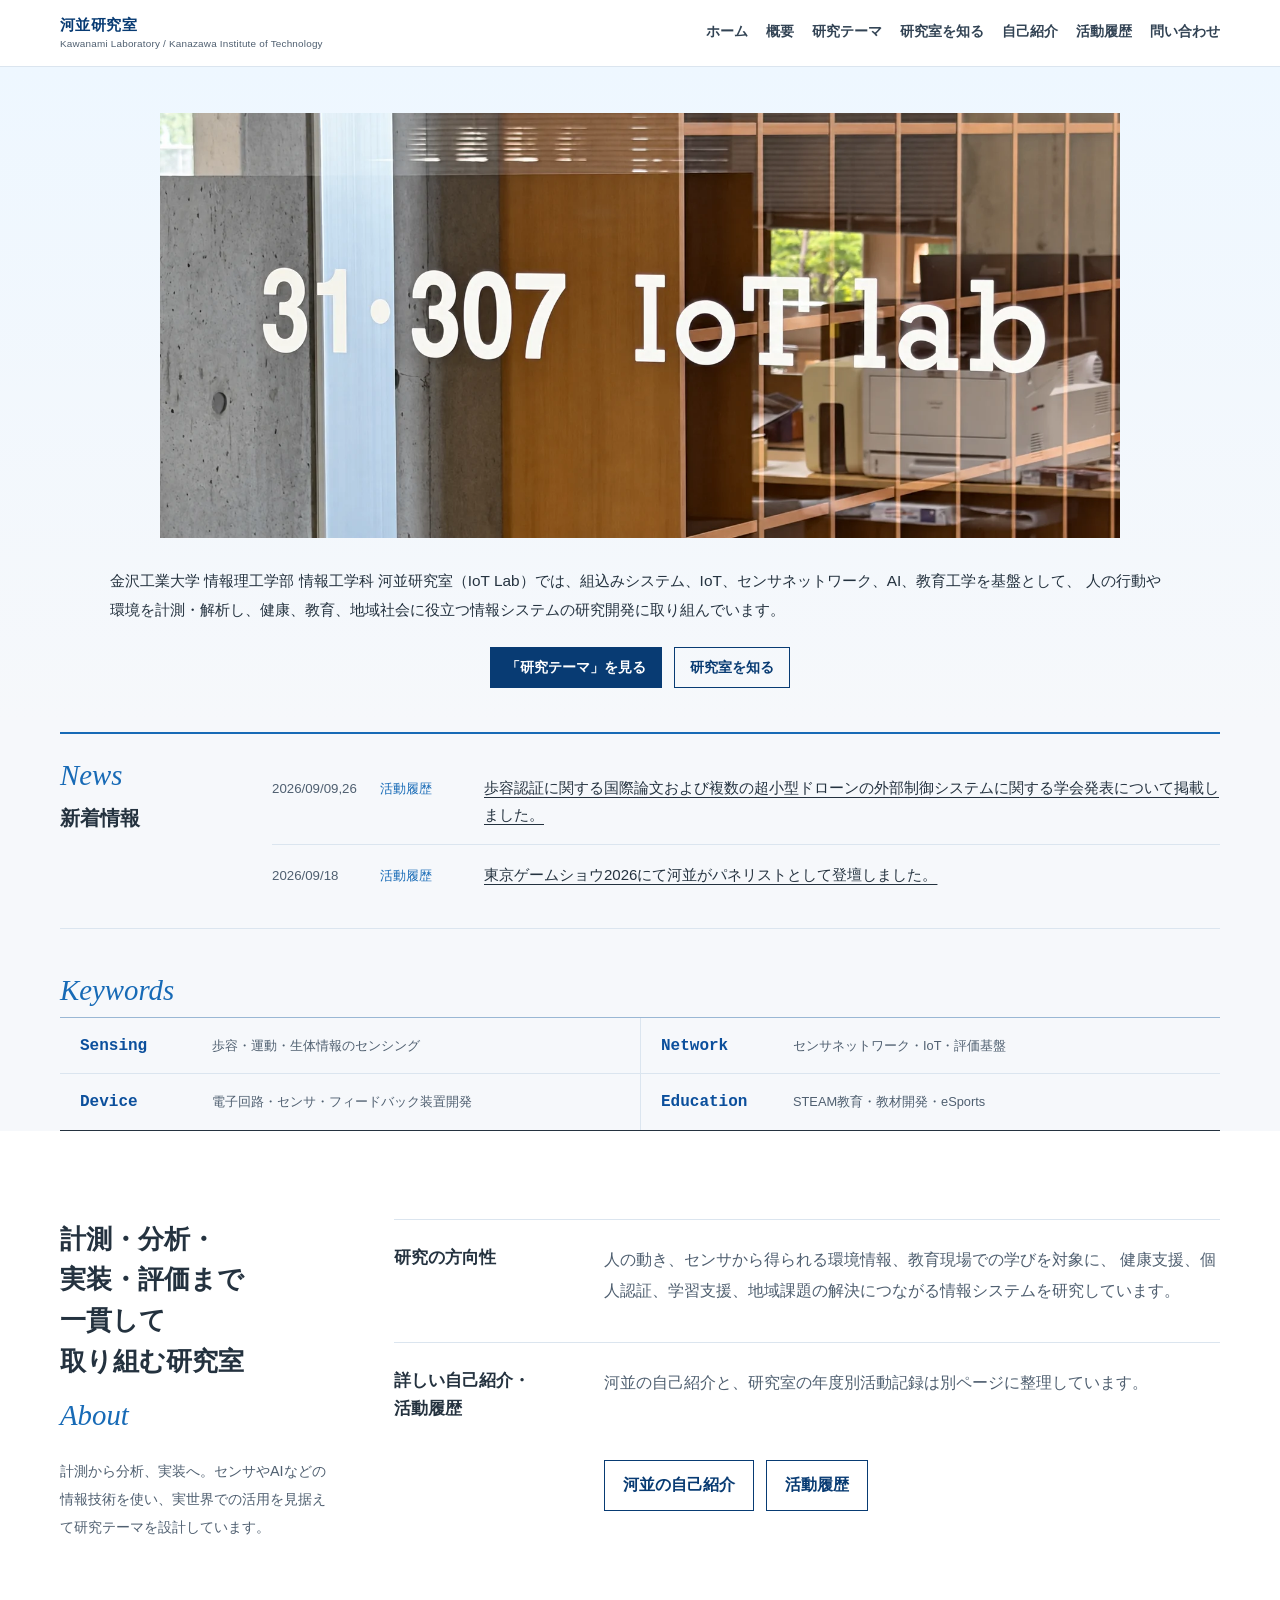
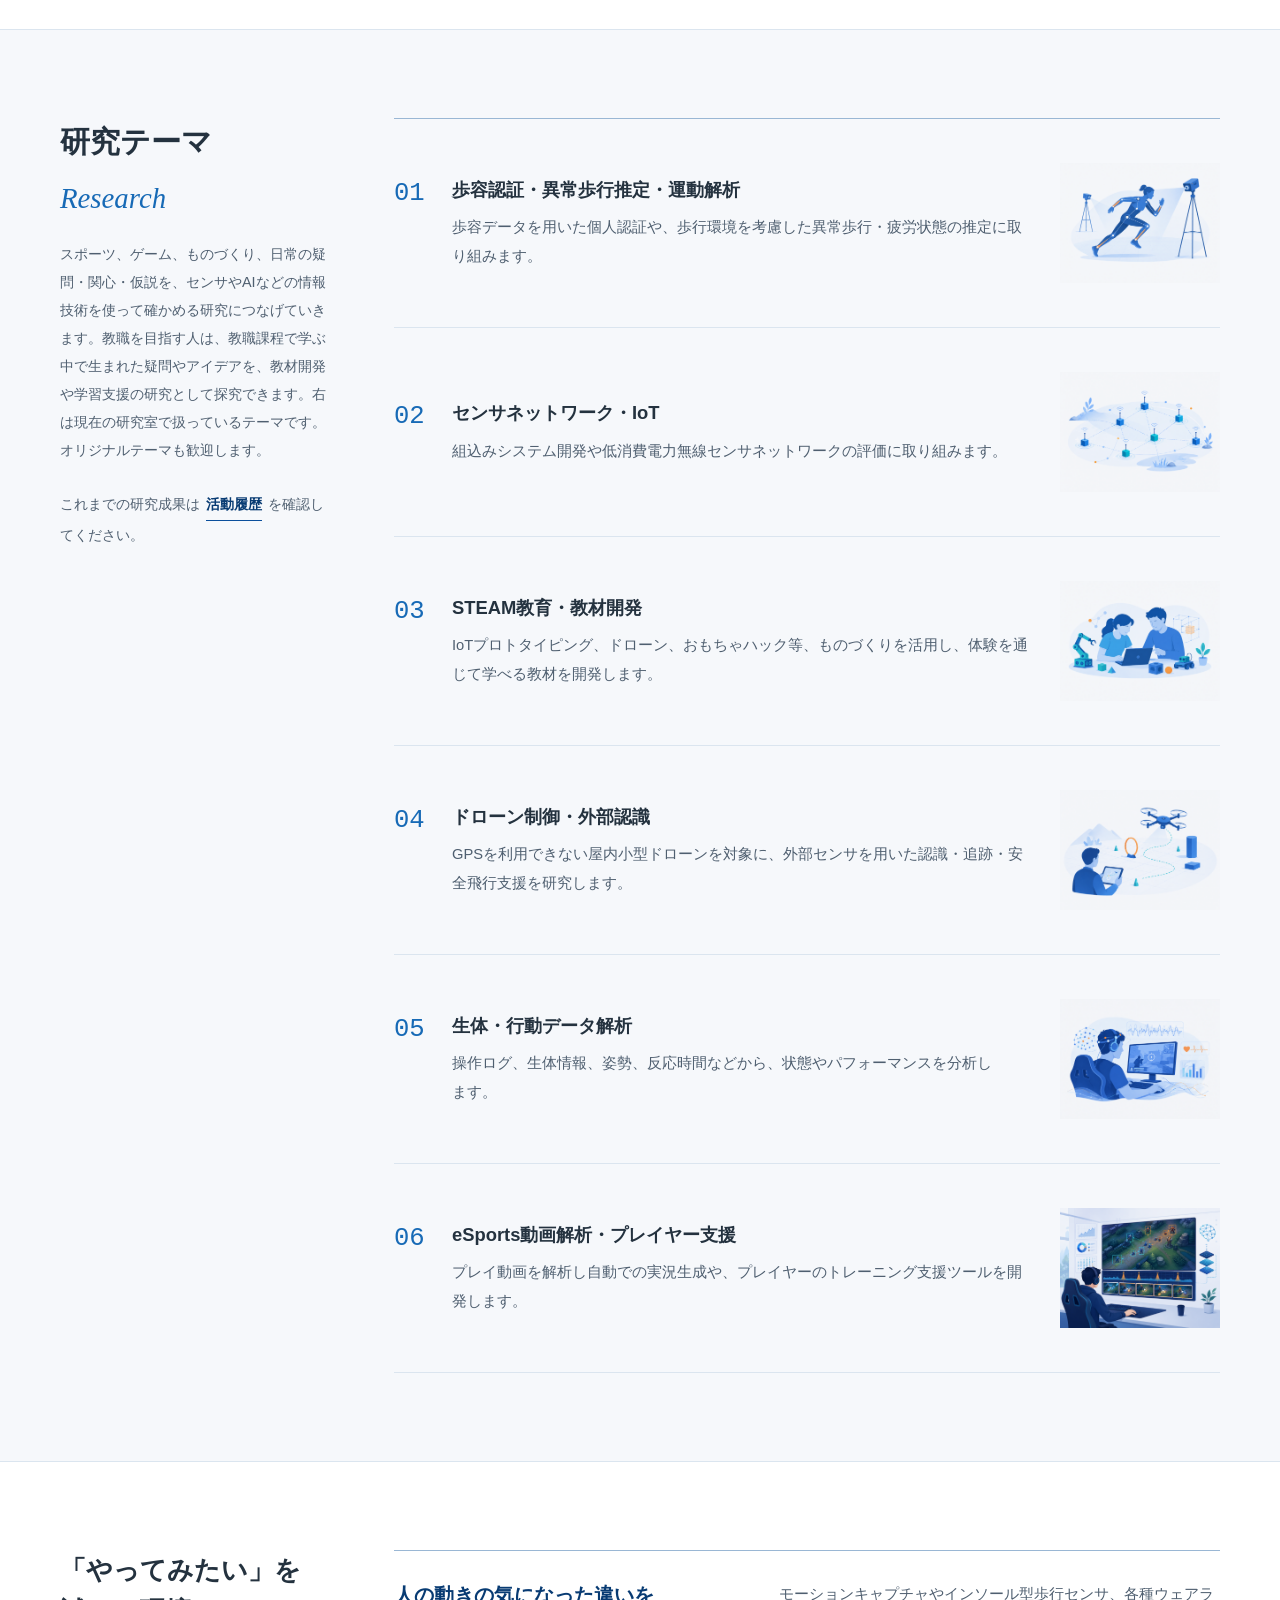
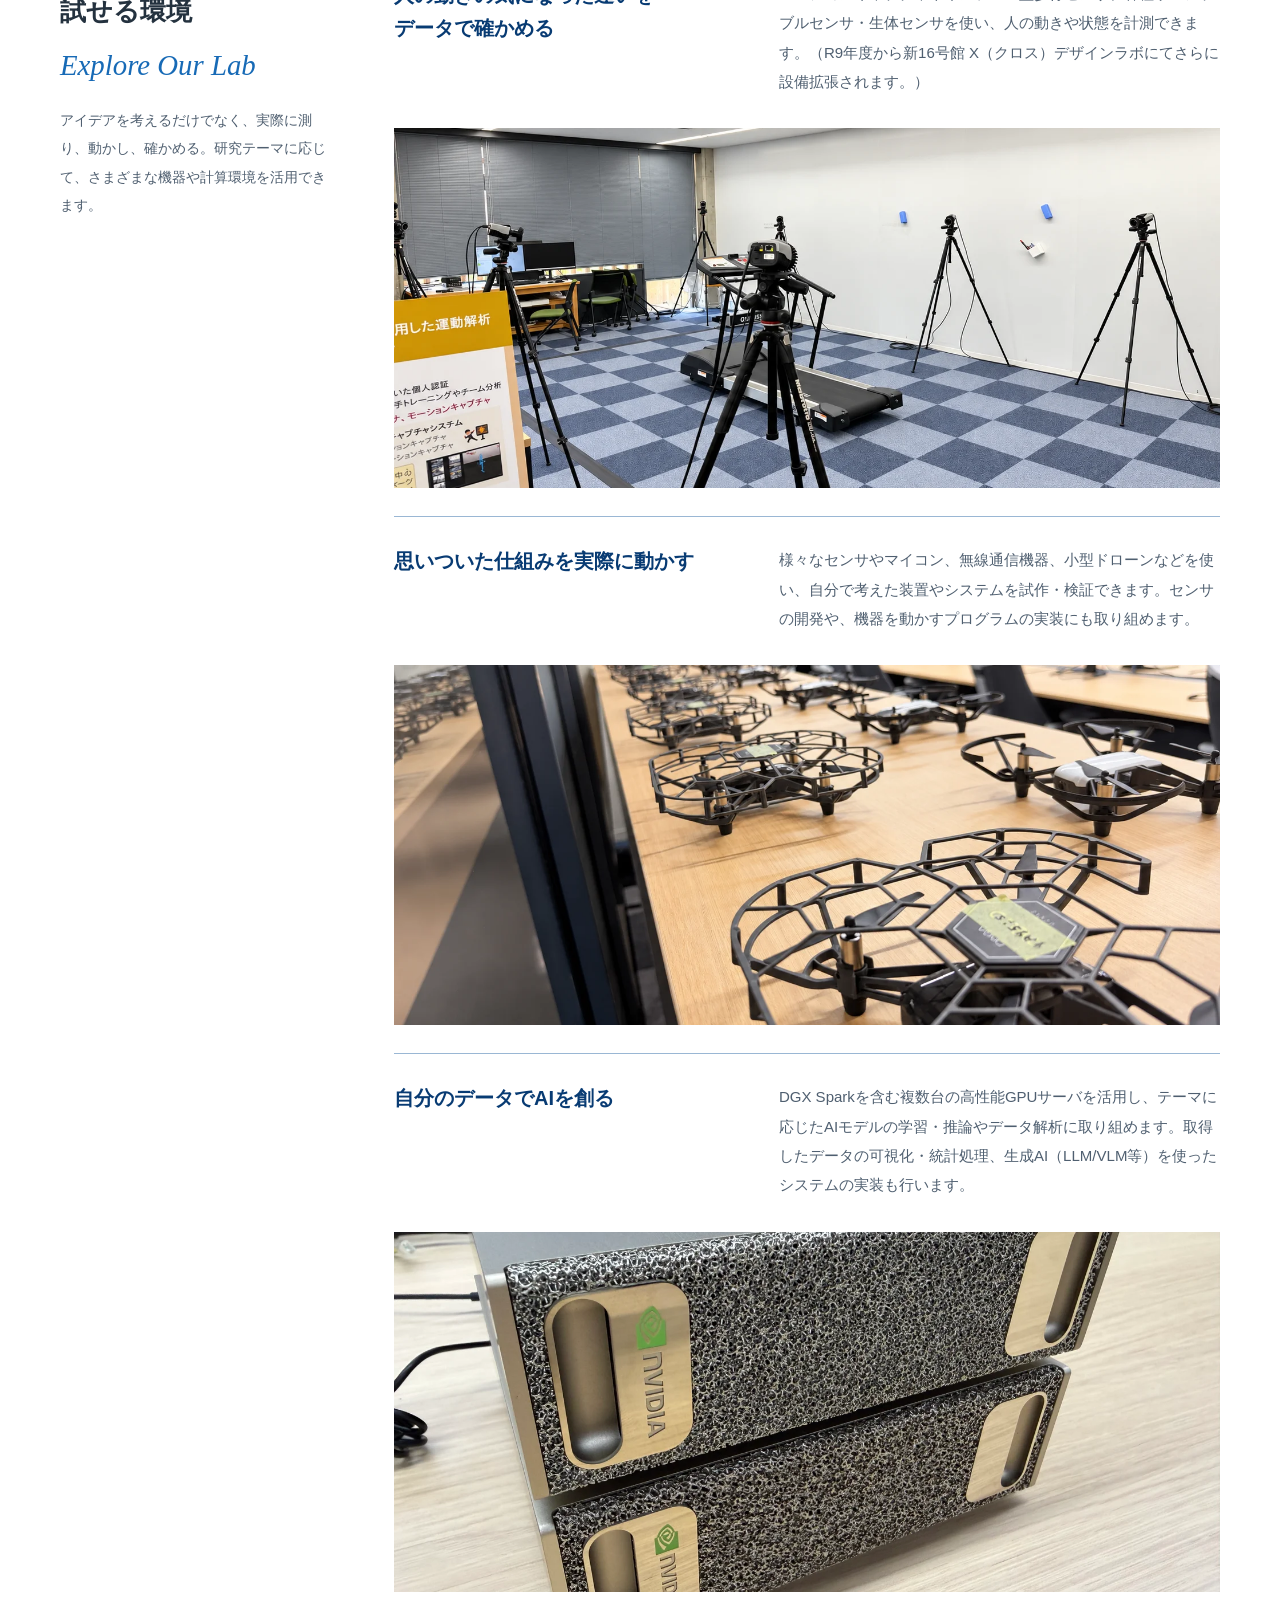
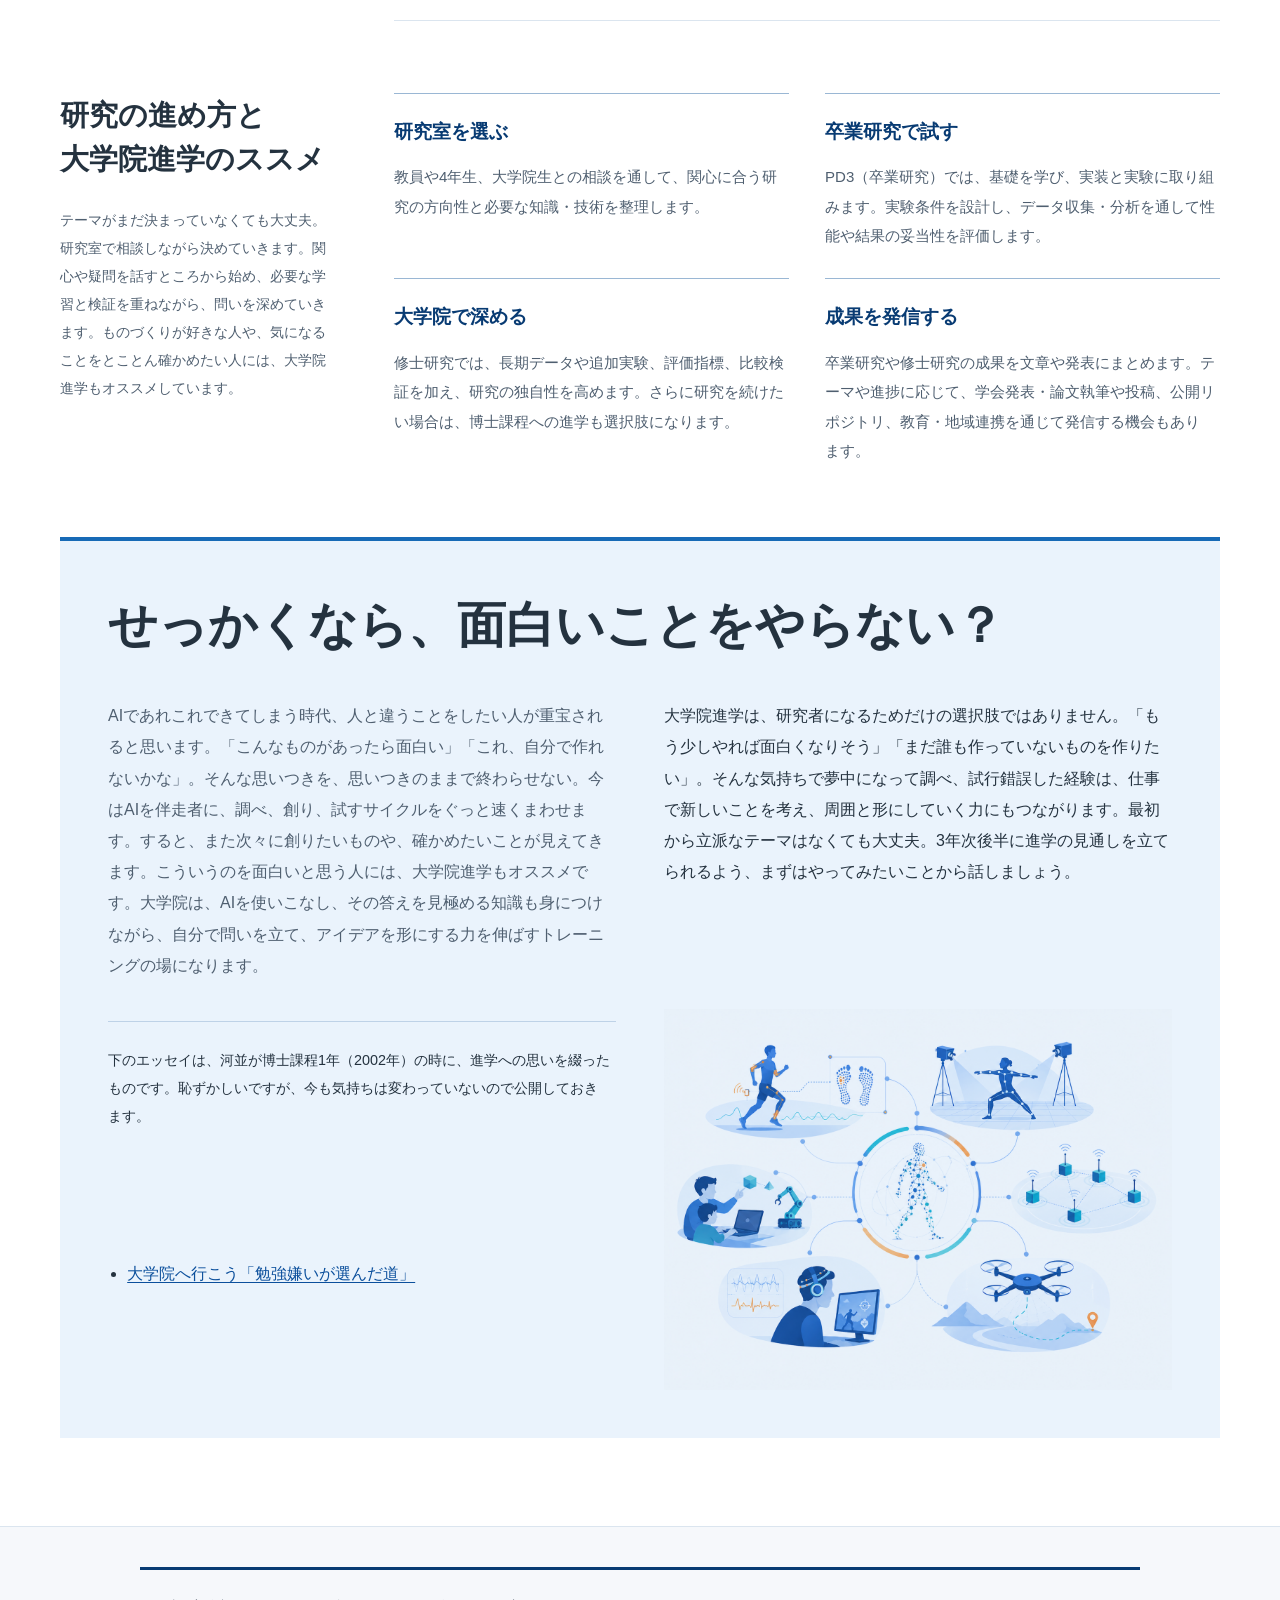
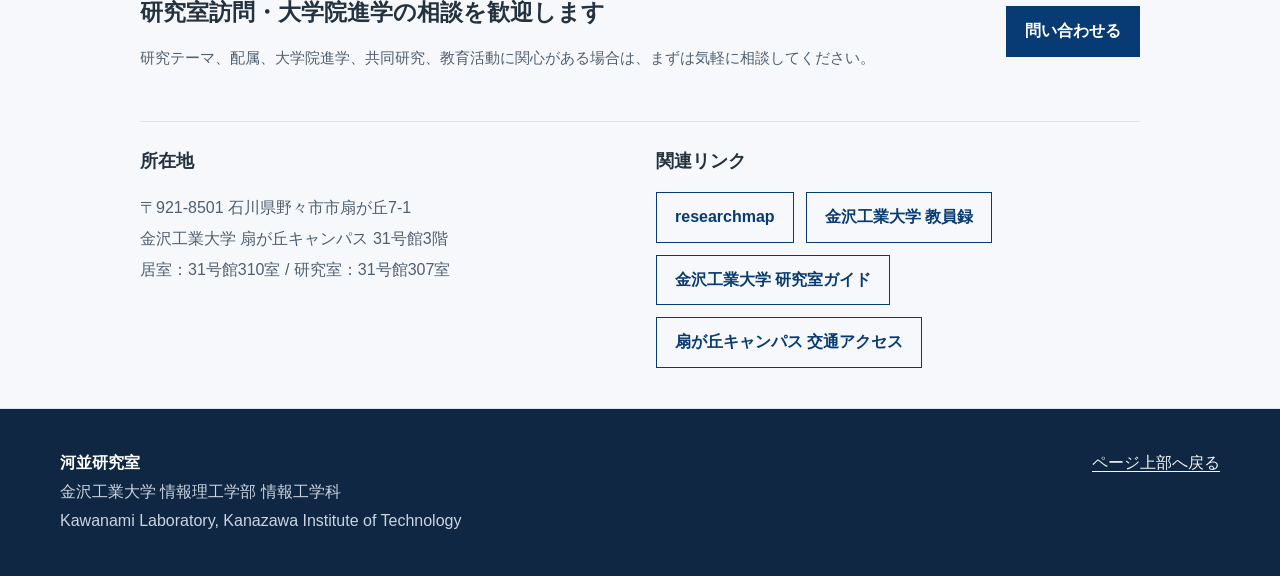
<file: index.html>
<!DOCTYPE html>
<html lang="ja">
<head>
<!-- Google tag (gtag.js) -->
<script async src="https://www.googletagmanager.com/gtag/js?id=G-H2GX859R7V"></script>
<script>
  window.dataLayer = window.dataLayer || [];
  function gtag(){dataLayer.push(arguments);}
  gtag('js', new Date());

  gtag('config', 'G-H2GX859R7V');
</script>
    <meta charset="UTF-8">
    <meta name="viewport" content="width=device-width, initial-scale=1.0">
    <title>河並研究室 | 金沢工業大学 情報理工学部 情報工学科</title>
    <meta name="description" content="金沢工業大学 情報理工学部 情報工学科 河並研究室のWebサイトです。">
    <meta property="og:type" content="website">
    <meta property="og:site_name" content="河並研究室">
    <meta property="og:locale" content="ja_JP">
    <meta property="og:title" content="河並研究室 | 金沢工業大学 情報理工学部 情報工学科">
    <meta property="og:description" content="金沢工業大学 情報理工学部 情報工学科 河並研究室のWebサイトです。">
    <meta property="og:url" content="https://kawalab.github.io/">
    <meta property="og:image" content="https://kawalab.github.io/assets/images/lab-entrance-share.jpg">
    <meta property="og:image:type" content="image/jpeg">
    <meta property="og:image:width" content="1600">
    <meta property="og:image:height" content="708">
    <meta property="og:image:alt" content="31・307 IoT labと記された研究室の入口">
    <meta name="twitter:card" content="summary_large_image">
    <meta name="twitter:title" content="河並研究室 | 金沢工業大学 情報理工学部 情報工学科">
    <meta name="twitter:description" content="金沢工業大学 情報理工学部 情報工学科 河並研究室のWebサイトです。">
    <meta name="twitter:image" content="https://kawalab.github.io/assets/images/lab-entrance-share.jpg">
    <meta name="twitter:image:alt" content="31・307 IoT labと記された研究室の入口">
    <link rel="stylesheet" href="assets/css/style.css">
    <link rel="stylesheet" href="assets/css/notebook.css">
    <link rel="stylesheet" href="assets/css/editorial.css">
    <link rel="stylesheet" href="assets/css/blue-preview.css">
    <style>
        /* このページの研究案内で、短い最終行を避けて折り返す。 */
        #research h3,
        #lab_choice h3 {
            text-wrap: balance;
        }

        #about .section-lead,
        #research p,
        #lab_choice p {
            text-wrap: pretty;
        }
    </style>
    <script defer src="assets/js/main.js"></script>
</head>
<body>
    <a class="skip-link" href="#main">本文へ移動</a>

    <div id="top"></div>

    <!-- 固定ヘッダー：長いページでも主要セクションへ移動しやすくする -->
    <header class="site-header">
        <div class="header-inner">
            <a class="site-logo" href="index.html#top" aria-label="河並研究室トップページ">
                河並研究室
                <span>Kawanami Laboratory / Kanazawa Institute of Technology</span>
            </a>
            <nav class="global-nav" aria-label="主要ナビゲーション">
                <a href="index.html#top">ホーム</a>
                <a href="index.html#about">概要</a>
                <a href="index.html#research">研究テーマ</a>
                <a href="index.html#lab_choice">研究室を知る</a>
                <a href="profile.html">自己紹介</a>
                <a href="activity.html">活動履歴</a>
                <a href="index.html#contact">問い合わせ</a>
            </nav>
        </div>
    </header>


    <!-- トップページ -->
    <section class="hero hero-photo">
        <div class="hero-inner">
            <div>
                <figure class="entrance-photo"><img src="assets/images/lab-entrance.webp" width="1600" height="708" alt="31・307 IoT labと記された研究室の入口" fetchpriority="high"></figure>
                <p>
                    金沢工業大学 情報理工学部 情報工学科 河並研究室（IoT Lab）では、組込みシステム、IoT、センサネットワーク、AI、教育工学を基盤として、
                    人の行動や環境を計測・解析し、健康、教育、地域社会に役立つ情報システムの研究開発に取り組んでいます。
                </p>
                <div class="button-group">
                    <a class="button button-light" href="#research">「研究テーマ」を見る</a>
                    <a class="button button-secondary" href="#lab_choice">研究室を知る</a>
                </div>
            </div>
        </div>
    </section>

    <section class="home-news" aria-labelledby="home-news-title">
        <div class="home-news-heading">
            <div class="section-kicker">News</div>
            <h2 id="home-news-title">新着情報</h2>
        </div>
        <!-- 日付のあるお知らせはREADMEの例を参考に、リストの先頭へ追加する。 -->
        <ul class="home-news-list">
            <li class="home-news-item">
                <span class="home-news-date">2026/09/09,26</span>
                <span class="home-news-category">活動履歴</span>
                <p class="home-news-text"><a href="activity.html#y2026">歩容認証に関する国際論文および複数の超小型ドローンの外部制御システムに関する学会発表について掲載しました。</a></p>
            </li>
            <li class="home-news-item">
                <span class="home-news-date">2026/09/18</span>
                <span class="home-news-category">活動履歴</span>
                <p class="home-news-text"><a href="https://www.kanazawa-it.ac.jp/kitnews/2026/0925_nasef-talksession.html" target="_blank" rel="noopener">東京ゲームショウ2026にて河並がパネリストとして登壇しました。</a></p>
            </li>
        </ul>
    </section>

    <div class="keyword-label">Keywords</div>
    <div class="stats" aria-label="研究室のキーワード">
        <div class="stat-card"><strong>Sensing</strong><span>歩容・運動・生体情報のセンシング</span></div>
        <div class="stat-card"><strong>Network</strong><span>センサネットワーク・IoT・評価基盤</span></div>
        <div class="stat-card"><strong>Device</strong><span>電子回路・センサ・フィードバック装置開発</span></div>
        <div class="stat-card"><strong>Education</strong><span>STEAM教育・教材開発・eSports</span></div>
    </div>

    <main id="main">
        <!-- About -->
        <section class="section section-white" id="about">
            <div class="section-inner">
                <div class="section-heading">
                    <div class="section-kicker">About</div>
                    <h2><span class="heading-phrase">計測・分析・</span><span class="heading-phrase">実装・評価まで</span><span class="heading-phrase">一貫して</span><span class="heading-phrase">取り組む研究室</span></h2>
                    <p class="section-lead">
                        計測から分析、実装へ。センサやAIなどの情報技術を使い、実世界での活用を見据えて研究テーマを設計しています。
                    </p>
                </div>
                <div class="grid-2">
                    <article class="card content-card">
                        <h3>研究の方向性</h3>
                        <p>
                            人の動き、センサから得られる環境情報、教育現場での学びを対象に、
                            健康支援、個人認証、学習支援、地域課題の解決につながる情報システムを研究しています。
                        </p>
                    </article>
                    <article class="card content-card">
                        <h3><span class="heading-phrase">詳しい自己紹介・</span><span class="heading-phrase">活動履歴</span></h3>
                        <p>
                            河並の自己紹介と、研究室の年度別活動記録は別ページに整理しています。
                        </p>
                        <div class="button-group" style="margin-top: 16px;">
                            <a class="button button-secondary" href="profile.html">河並の自己紹介</a>
                            <a class="button button-secondary" href="activity.html">活動履歴</a>
                        </div>
                    </article>
                </div>
            </div>
        </section>

        <!-- Research -->
        <section class="section" id="research">
            <div class="section-inner">
                <div class="section-heading">
                    <div class="section-kicker">Research</div>
                    <h2>研究テーマ</h2>
                    <p class="section-lead">
                        スポーツ、ゲーム、ものづくり、日常の疑問・関心・仮説を、センサやAIなどの情報技術を使って確かめる研究につなげていきます。教職を目指す人は、教職課程で学ぶ中で生まれた疑問やアイデアを、教材開発や学習支援の研究として探究できます。<span class="themes-direction-wide">右は</span><span class="themes-direction-stacked">以下は</span>現在の研究室で扱っているテーマです。オリジナルテーマも歓迎します。
                    </p>
                    <p class="section-lead">
                        これまでの研究成果は<a class="button button-secondary" href="activity.html">活動履歴</a>を確認してください。
                    </p>
                </div>
                <div class="grid-3">
                    <article class="card theme-card">
                        <figure><img src="assets/images/motion-analysis.png" alt="動作解析のイラスト"></figure>
                        <div class="theme-body"><div class="theme-index">01</div><h3><span class="heading-phrase">歩容認証・</span><span class="heading-phrase">異常歩行推定・</span><span class="heading-phrase">運動解析</span></h3><p>歩容データを用いた個人認証や、歩行環境を考慮した異常歩行・疲労状態の推定に取り組みます。</p></div>
                    </article>
                    <article class="card theme-card">
                        <figure><img src="assets/images/sensor-network.png" alt="省電力センサネットワークのイラスト"></figure>
                        <div class="theme-body"><div class="theme-index">02</div><h3><span class="heading-phrase">センサネットワーク・</span><span class="heading-phrase">IoT</span></h3><p>組込みシステム開発や低消費電力無線センサネットワークの評価に取り組みます。</p></div>
                    </article>
                    <article class="card theme-card">
                        <figure><img src="assets/images/steam-education.png" alt="STEAM教材開発のイラスト"></figure>
                        <div class="theme-body"><div class="theme-index">03</div><h3><span class="heading-phrase">STEAM教育・</span><span class="heading-phrase">教材開発</span></h3><p>IoTプロトタイピング、ドローン、おもちゃハック等、ものづくりを活用し、体験を通じて学べる教材を開発します。</p></div>
                    </article>
                    <article class="card theme-card">
                        <figure><img src="assets/images/drone-control.png" alt="屋内小型ドローン制御のイラスト"></figure>
                        <div class="theme-body"><div class="theme-index">04</div><h3><span class="heading-phrase">ドローン制御・</span><span class="heading-phrase">外部認識</span></h3><p>GPSを利用できない屋内小型ドローンを対象に、外部センサを用いた認識・追跡・安全飛行支援を研究します。</p></div>
                    </article>
                    <article class="card theme-card">
                        <figure><img src="assets/images/sports-biosignal.png" alt="生体・行動データ解析のイラスト"></figure>
                        <div class="theme-body"><div class="theme-index">05</div><h3><span class="heading-phrase">生体・行動</span><span class="heading-phrase">データ解析</span></h3><p>操作ログ、生体情報、姿勢、反応時間などから、状態やパフォーマンスを分析します。</p></div>
                    </article>
                    <article class="card theme-card">
                        <figure><img src="assets/images/esports-analysis.png" alt="eSports動画のハイライト抽出のイラスト"></figure>
                        <div class="theme-body"><div class="theme-index">06</div><h3><span class="heading-phrase">eSports動画解析・</span><span class="heading-phrase">プレイヤー支援</span></h3><p>プレイ動画を解析し自動での実況生成や、プレイヤーのトレーニング支援ツールを開発します。</p></div>
                    </article>
                </div>
            </div>
        </section>

        <!-- Lab Choice -->
        <section class="section section-white" id="lab_choice">
            <div class="section-inner">
                <div class="section-heading">
                    <div class="section-kicker">Explore Our Lab</div>
                    <h2><span class="heading-phrase">「やってみたい」を</span><span class="heading-phrase">試せる環境</span></h2>
                    <p class="section-lead">アイデアを考えるだけでなく、実際に測り、動かし、確かめる。研究テーマに応じて、さまざまな機器や計算環境を活用できます。</p>
                </div>
                <div class="grid-3">
                    <article class="card content-card"><h3><span class="heading-phrase">人の動きの</span><span class="heading-phrase">気になった違いを</span><span class="heading-phrase">データで確かめる</span></h3><p>モーションキャプチャやインソール型歩行センサ、各種ウェアラブルセンサ・生体センサを使い、人の動きや状態を計測できます。（R9年度から新16号館 X（クロス）デザインラボにてさらに設備拡張されます。）</p><figure class="equipment-photo"><img src="assets/images/lab-motion-capture.webp" width="1448" height="1086" alt="カメラとトレッドミルを設置した計測環境" loading="lazy"></figure></article>
                    <article class="card content-card"><h3><span class="heading-phrase">思いついた仕組みを</span><span class="heading-phrase">実際に動かす</span></h3><p>様々なセンサやマイコン、無線通信機器、小型ドローンなどを使い、自分で考えた装置やシステムを試作・検証できます。センサの開発や、機器を動かすプログラムの実装にも取り組めます。</p><figure class="equipment-photo"><img src="assets/images/lab-drones.webp" width="1448" height="1086" alt="研究室の机に並ぶ小型ドローン" loading="lazy"></figure></article>
                    <article class="card content-card"><h3><span class="heading-phrase">自分のデータで</span><span class="heading-phrase">AIを創る</span></h3><p>DGX Sparkを含む複数台の高性能GPUサーバを活用し、テーマに応じたAIモデルの学習・推論やデータ解析に取り組めます。取得したデータの可視化・統計処理、生成AI（LLM/VLM等）を使ったシステムの実装も行います。</p><figure class="equipment-photo"><img src="assets/images/lab-dgx.webp" width="1440" height="1080" alt="研究室のDGX Spark" loading="lazy"></figure></article>
                </div>
            </div>

            <div class="section-inner" style="margin-top: 40px;">
                <div class="section-heading">
                    <h2><span class="heading-phrase">研究の進め方と</span><span class="heading-phrase">大学院進学のススメ</span></h2>
                    <p class="section-lead">
                        テーマがまだ決まっていなくても大丈夫。研究室で相談しながら決めていきます。関心や疑問を話すところから始め、必要な学習と検証を重ねながら、問いを深めていきます。ものづくりが好きな人や、気になることをとことん確かめたい人には、大学院進学もオススメしています。
                    </p>
                </div>
                <div class="pathway">
                    <article class="card path-step"><h3>研究室を選ぶ</h3><p>教員や4年生、大学院生との相談を通して、関心に合う研究の方向性と必要な知識・技術を整理します。</p></article>
                    <article class="card path-step"><h3>卒業研究で試す</h3><p>PD3（卒業研究）では、基礎を学び、実装と実験に取り組みます。実験条件を設計し、データ収集・分析を通して性能や結果の妥当性を評価します。</p></article>
                    <article class="card path-step"><h3>大学院で深める</h3><p>修士研究では、長期データや追加実験、評価指標、比較検証を加え、研究の独自性を高めます。さらに研究を続けたい場合は、博士課程への進学も選択肢になります。</p></article>
                    <article class="card path-step"><h3>成果を発信する</h3><p>卒業研究や修士研究の成果を文章や発表にまとめます。テーマや進捗に応じて、学会発表・論文執筆や投稿、公開リポジトリ、教育・地域連携を通じて発信する機会もあります。</p></article>
                </div>
            </div>

            <div class="section-inner split" style="margin-top: 40px;">
                <div>
                    <div class="section-heading">
                        <h2><span class="heading-phrase">せっかくなら、</span><span class="heading-phrase">面白いことを</span><span class="heading-phrase">やらない？</span></h2>
                        <p class="section-lead">
                            AIであれこれできてしまう時代、人と違うことをしたい人が重宝されると思います。「こんなものがあったら面白い」「これ、自分で作れないかな」。そんな思いつきを、思いつきのままで終わらせない。今はAIを伴走者に、調べ、創り、試すサイクルをぐっと速くまわせます。すると、また次々に創りたいものや、確かめたいことが見えてきます。こういうのを面白いと思う人には、大学院進学もオススメです。大学院は、AIを使いこなし、その答えを見極める知識も身につけながら、自分で問いを立て、アイデアを形にする力を伸ばすトレーニングの場になります。
                        </p>
                    </div>
                    <p>
                        大学院進学は、研究者になるためだけの選択肢ではありません。「もう少しやれば面白くなりそう」「まだ誰も作っていないものを作りたい」。そんな気持ちで夢中になって調べ、試行錯誤した経験は、仕事で新しいことを考え、周囲と形にしていく力にもつながります。最初から立派なテーマはなくても大丈夫。3年次後半に進学の見通しを立てられるよう、まずはやってみたいことから話しましょう。
                    </p>
                    <p>
                        下のエッセイは、河並が博士課程1年（2002年）の時に、進学への思いを綴ったものです。恥ずかしいですが、今も気持ちは変わっていないので公開しておきます。
                    </p>
                    <ul>
                        <li><a href="assets/images/linkit.jpg" target="_blank" rel="noopener">大学院へ行こう「勉強嫌いが選んだ道」</a></li>
                    </ul>
                </div>
                <div class="image-frame">
                    <img src="assets/images/research-overview.png" alt="センシング・AI・ものづくりなど、研究室の研究領域をまとめたイラスト">
                </div>
            </div>
        </section>

        <!-- Contact -->
        <section class="section" id="contact">
            <div class="section-inner">
                <div class="cta">
                    <div>
                        <h2><span class="heading-phrase">研究室訪問・</span><span class="heading-phrase">大学院進学の</span><span class="heading-phrase">相談を歓迎します</span></h2>
                        <p>研究テーマ、配属、大学院進学、共同研究、教育活動に関心がある場合は、まずは気軽に相談してください。</p>
                    </div>
                    <a class="button button-light" href="mailto:t-kawanami@neptune.kanazawa-it.ac.jp">問い合わせる</a>
                </div>
                <div class="grid-2" style="margin-top: 28px;">
                    <article class="card content-card"><h3>所在地</h3><p>〒921-8501 石川県野々市市扇が丘7-1<br>金沢工業大学 扇が丘キャンパス 31号館3階<br>居室：31号館310室 / 研究室：31号館307室</p></article>
                    <article class="card content-card"><h3>関連リンク</h3>
                        <div class="button-group" style="margin-top: 16px;">
                            <a class="button button-secondary" href="https://researchmap.jp/t-kawanami" target="_blank" rel="noopener">researchmap</a>
                            <a class="button button-secondary" href="https://www.kanazawa-it.ac.jp/kyouinroku/a/AIBCH.html" target="_blank" rel="noopener">金沢工業大学 教員録</a>
                            <a class="button button-secondary" href="https://kitnet.jp/laboratories/labo0079/index.html" target="_blank" rel="noopener">金沢工業大学 研究室ガイド</a>
                            <a class="button button-secondary" href="https://www.kanazawa-it.ac.jp/about_kit/ogigaoka.html" target="_blank" rel="noopener">扇が丘キャンパス 交通アクセス</a>
                        </div>
                    </article>
                </div>
            </div>
        </section>
    </main>


    <!-- フッター -->
    <footer class="footer">
        <div class="footer-inner">
            <div>
                <strong>河並研究室</strong><br>
                金沢工業大学 情報理工学部 情報工学科<br>
                Kawanami Laboratory, Kanazawa Institute of Technology
            </div>
            <div class="footer-links">
                <a href="#top">ページ上部へ戻る</a>
            </div>
        </div>
    </footer>

</body>
</html>
</file>
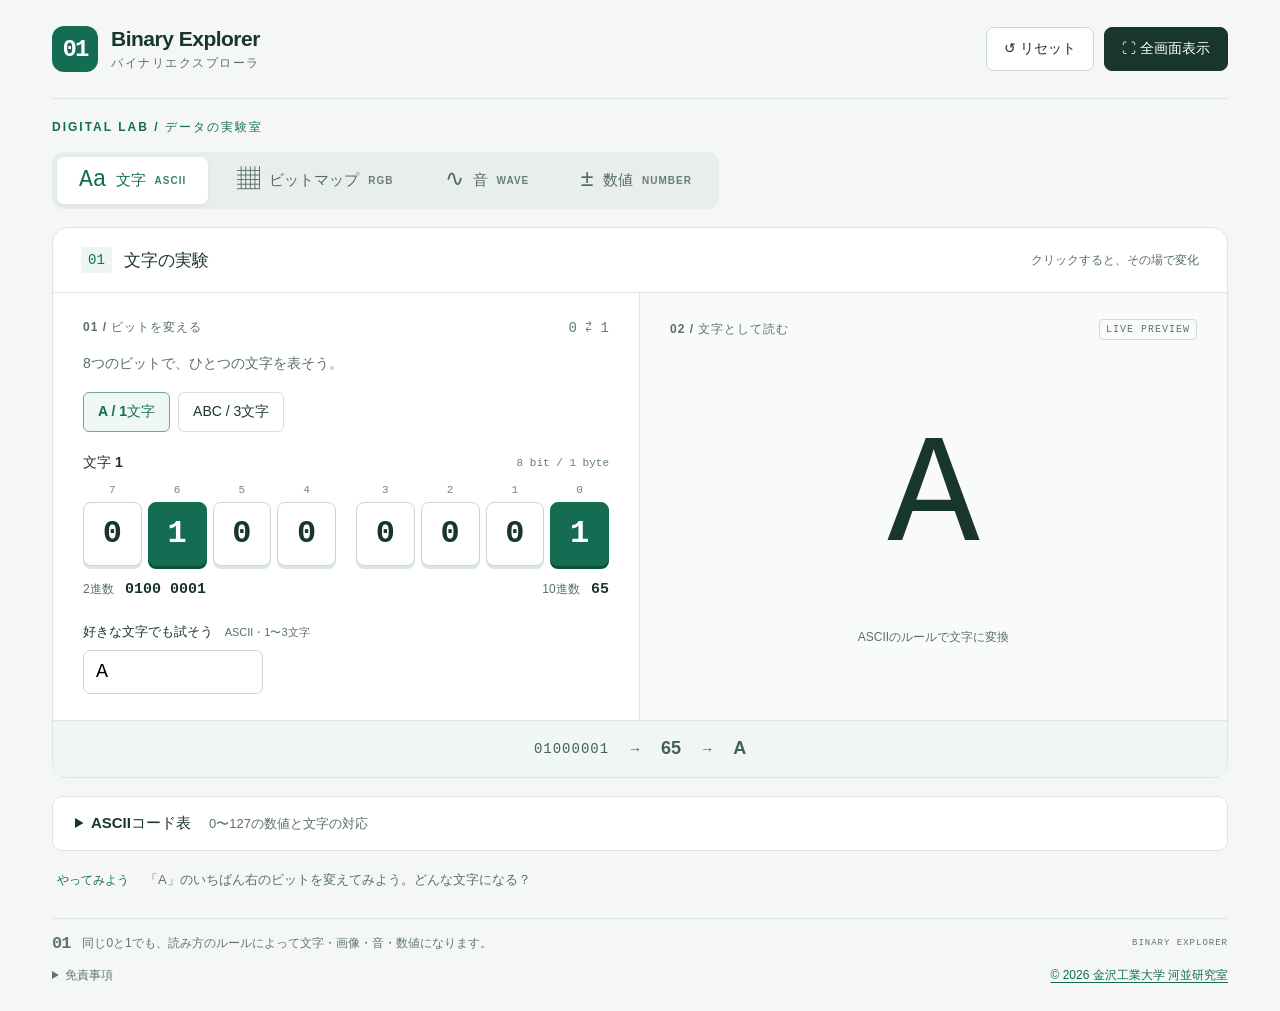
<file: binary-explorer/index.html>
<!doctype html>
<html lang="ja">
<head>
<!-- Google tag (gtag.js) -->
<script async src="https://www.googletagmanager.com/gtag/js?id=G-H2GX859R7V"></script>
<script>
  window.dataLayer = window.dataLayer || [];
  function gtag(){dataLayer.push(arguments);}
  gtag('js', new Date());

  gtag('config', 'G-H2GX859R7V');
</script>
  <meta charset="UTF-8">
  <meta name="viewport" content="width=device-width, initial-scale=1">
  <meta name="theme-color" content="#146c52">
  <meta name="description" content="0と1をクリックして、文字・色・音・数値の変化を体験しよう。バイナリ情報入門教材。">
  <title>バイナリエクスプローラ | Binary Explorer</title>
  <link rel="icon" href="[data-uri]" type="image/svg+xml">
  <style>
:root{font-family:Inter,"Noto Sans JP","Yu Gothic UI",Meiryo,sans-serif;color:#18352e;background:#f4f7f6;font-synthesis:none;--green:#146c52;--ink:#18352e;--muted:#587069;--line:#dce5e1;--mono:"Cascadia Code","SFMono-Regular",Consolas,monospace}
*{box-sizing:border-box}body{margin:0}button,input,a{-webkit-tap-highlight-color:transparent}button,input{font:inherit}button{cursor:pointer}button,a,input{touch-action:manipulation}button{color:inherit}button:focus-visible,input:focus-visible,a:focus-visible{outline:3px solid #b56e00;outline-offset:4px}button:disabled{cursor:wait}button:hover{filter:brightness(.96)}.app-shell{max-width:1600px;padding:0 52px;margin:auto}.topbar{display:flex;justify-content:space-between;align-items:center;padding:26px 0;border-bottom:1px solid var(--line);gap:20px}.brand{display:flex;gap:13px;align-items:center;text-decoration:none;color:var(--ink)}.brand-mark{display:grid;place-items:center;background:var(--green);color:white;width:46px;height:46px;border-radius:12px;font:700 24px var(--mono);letter-spacing:-2px}.brand strong{font-size:21px;letter-spacing:-.5px}.brand small{display:block;font-size:12px;letter-spacing:1.5px;margin-top:4px;color:var(--muted)}.header-actions{display:flex;gap:10px}.button{border:1px solid #ccd8d2;background:white;border-radius:8px;padding:11px 17px;font-size:14px;font-weight:600;min-height:44px}.button.dark{background:var(--ink);color:#fff;border-color:var(--ink)}.intro{padding:32px 0 28px}.eyebrow{font-size:12px;letter-spacing:2px;font-weight:700;color:var(--green);margin:0 0 12px}h1{font-size:32px;letter-spacing:.015em;margin:0 0 9px;font-weight:750}p{line-height:1.7}.intro>p:last-child{color:var(--muted);font-size:15px;margin:0}.mobile-break{display:none}.mode-bar{display:flex;justify-content:space-between;gap:16px;align-items:center;margin-bottom:18px}.mode-tabs{display:flex;gap:7px;background:#e8eeeb;padding:5px;border-radius:11px}.mode-tabs button{border:0;background:transparent;border-radius:7px;display:flex;align-items:center;gap:9px;min-height:47px;padding:10px 22px;font-weight:700;font-size:15px;color:#536b61}.mode-tabs button[aria-pressed=true]{background:white;color:var(--green);box-shadow:0 2px 5px #193d3010}.mode-icon{font-size:23px;line-height:1;font-family:var(--mono);font-weight:500}.tab-sub{font-size:10px;letter-spacing:1px;opacity:.85}.experiment{background:white;border:1px solid var(--line);border-radius:16px;overflow:hidden;box-shadow:0 5px 20px #16392b03}.experiment-toolbar{display:flex;justify-content:space-between;align-items:center;padding:19px 28px;border-bottom:1px solid var(--line);gap:12px}.experiment-toolbar>div{display:flex;align-items:center;gap:12px}.experiment-number{font:14px var(--mono);color:var(--green);background:#ecf5ef;padding:5px 7px;border-radius:4px}h2{font-size:17px;margin:0}.live-label{color:var(--muted);font-size:12px}.panes{display:grid;grid-template-columns:1fr 1fr;min-height:400px}.input-pane,.result-pane{padding:26px 30px;min-width:0}.input-pane{border-right:1px solid var(--line)}.result-pane{background:#f9fbfa;position:relative;display:flex;flex-direction:column}.pane-heading{display:flex;justify-content:space-between;align-items:center;gap:10px}.step-label{font-size:12px;font-weight:700;letter-spacing:1px;color:var(--muted)}.pane-note{font:14px var(--mono);color:#657d74}.result-badge{font:10px var(--mono);letter-spacing:1px;border:1px solid #ccdcd4;padding:4px 6px;border-radius:4px;color:#5a7669}.pane-description{font-size:14px;margin:16px 0;color:var(--muted)}.controls{margin-bottom:22px}.choices{display:flex;gap:8px;flex-wrap:wrap}.choice{border:1px solid #d5dfda;border-radius:6px;background:#fff;padding:8px 14px;min-height:40px;font-size:14px}.choice[aria-pressed=true]{color:var(--green);background:#eef7f2;border-color:#76a68e;font-weight:700}.byte-editor+.byte-editor{margin-top:18px}.byte-heading{display:flex;align-items:center;justify-content:space-between;margin-bottom:12px}.byte-heading strong{font-size:14px}.byte-heading>span{font:11px var(--mono);color:#667d74}.bits{display:grid;grid-template-columns:repeat(4,minmax(0,1fr)) 8px repeat(4,minmax(0,1fr));gap:6px}.bit-cell:nth-child(5){grid-column:6}.bit-position{display:block;text-align:center;font:11px var(--mono);color:#72857b;margin-bottom:6px}.bit{border:1px solid #cbd8d1;border-radius:8px;display:grid;place-items:center;min-height:64px;width:100%;padding:8px 0;font:600 clamp(23px,2.5vw,38px) var(--mono);background:#fff;box-shadow:0 3px 0 #dce6e0;position:relative}.bit[data-value="1"]{background:var(--green);color:#fff;border-color:var(--green);box-shadow:0 3px 0 #0c503c}.bit.changed{outline:3px solid #d89621;outline-offset:2px}.byte-details{display:flex;justify-content:space-between;gap:10px;font-size:12px;color:var(--muted);margin-top:15px}.byte-details b{font:600 15px var(--mono);margin-left:8px;color:var(--ink)}.extra{margin-top:25px}.text-label{display:block;font-size:13px;font-weight:600;margin:0 0 9px}.text-label span{font-size:11px;font-weight:400;color:var(--muted);margin-left:8px}.text-input{background:#fff;border:1px solid #cbd8d1;border-radius:7px;min-height:44px;padding:9px 12px;max-width:100%;width:180px;font:20px var(--mono)}.field-error{font-size:13px;color:#a03125;min-height:0;margin:5px 0 0}.field-error:empty{display:none}.result-content{display:flex;flex:1;flex-direction:column;justify-content:center;align-items:center;min-width:0}.characters{display:flex;justify-content:center;align-items:center;min-height:240px;width:100%;padding:10px 0;gap:4px}.character{font:500 clamp(75px,12vw,190px) var(--mono);text-align:center;min-width:0;border-radius:12px;line-height:1.2}.character.unprintable{color:#62786d}.result-caption{font-size:12px;color:var(--muted);text-align:center;margin:8px 0}.result-changed{box-shadow:0 0 0 3px #d89621!important}.interpretation{min-height:57px;padding:15px 25px;background:#f0f6f2;border-top:1px solid var(--line);text-align:center;color:#426353;display:flex;align-items:center;justify-content:center;gap:19px;font-size:14px;flex-wrap:wrap}.flow-bits{font-family:var(--mono);letter-spacing:1px}.interpretation strong{font-size:18px}.discovery{display:flex;align-items:baseline;gap:16px;margin:18px 0 27px;padding:0 5px}.discovery-label{font-size:12px;font-weight:700;color:var(--green);white-space:nowrap}.discovery p{font-size:13px;color:var(--muted);margin:0}footer{display:flex;align-items:center;gap:12px;border-top:1px solid var(--line);padding:18px 0 24px;color:#61776c}footer p{font-size:12px;margin:0}.footer-symbol{font:700 17px var(--mono);letter-spacing:-1px}.footer-meta{margin-left:auto;font:9px var(--mono);letter-spacing:1px}.selection-label{font-size:12px;color:var(--green);margin:14px 0 0}.channel-0 .byte-heading strong{color:#b93930}.channel-1 .byte-heading strong{color:#237744}.channel-2 .byte-heading strong{color:#2e63b8}.pixel-grid{display:grid;grid-template-columns:repeat(var(--grid-size),1fr);width:min(100%,340px);aspect-ratio:1;margin:22px auto 10px;border:4px solid #19392d;border-radius:4px;overflow:hidden;background:#19392d;gap:2px}.pixel{border:0;position:relative;min-width:0;min-height:44px;padding:8px;display:flex;align-items:flex-start;justify-content:flex-start}.pixel span{background:white;color:#18352e;font:12px var(--mono);padding:5px 7px;border-radius:3px;border:1px solid #c5d0cb}.pixel[aria-pressed=true]{outline:3px solid white;outline-offset:-6px}.pixel[aria-pressed=true] span:after{content:' ✓';font-weight:700}.pixel:focus-visible{outline:4px solid #111;outline-offset:-4px}.pixel-values{font:12px var(--mono);text-align:center;line-height:1.8}.color-presets .choice{padding:7px 16px}.audio-meter{padding:20px 0 5px}.audio-meter strong{font:500 45px var(--mono);margin-left:14px}.audio-meter span{font-size:13px;color:var(--muted)}.meter-track{height:7px;background:#e7eee9;border-radius:5px;margin-top:14px;overflow:hidden}.meter-track div{height:100%;background:var(--green)}.audio-meter p{display:flex;justify-content:space-between;font-size:11px;color:var(--muted);margin-top:6px}.audio-meter p span{font-size:11px}.audio-explanation{font-size:13px;color:var(--muted)}.wave-heading{display:flex;justify-content:space-between;align-items:center;width:100%;margin:25px 0 17px;gap:8px;font-size:14px}.frequency{font-size:12px;color:var(--muted)}.waveform{width:100%;height:auto;aspect-ratio:2.5;border-radius:6px}.wave-axis{width:100%;display:flex;justify-content:space-between;color:var(--muted);font-size:11px;margin-top:8px}.play{background:var(--green);color:white;border-color:var(--green);margin:25px 0 2px;min-width:170px}.status{position:fixed;bottom:18px;left:50%;transform:translateX(-50%);padding:12px 20px;background:#18352e;color:white;border-radius:8px;font-size:14px;z-index:5;max-width:90%;box-shadow:0 3px 12px #0002}.status:empty{display:none}.classroom .intro,.classroom .brand small,.classroom .discovery,.classroom .pane-description,.classroom .tab-sub,.classroom .live-label{display:none}.classroom .topbar{padding:15px 0}.classroom .mode-bar{margin-top:16px}.classroom .panes{min-height:62vh}.classroom .bit{min-height:78px;font-size:44px}.classroom .characters{min-height:320px}.classroom .character{font-size:clamp(95px,14vw,230px)}.classroom .pixel-grid{width:min(100%,440px)}.classroom .app-shell{max-width:1800px}.classroom .result-caption{font-size:14px}
@media(min-width:1600px){.intro{padding:40px 0 32px}.panes{min-height:465px}.input-pane,.result-pane{padding:30px 38px}.bit{min-height:76px}.characters{min-height:300px}.pane-description{font-size:16px}.discovery p{font-size:15px}.choice{font-size:16px}}
@media(max-width:1100px){.app-shell{padding:0 28px}.input-pane,.result-pane{padding:24px 22px}.mode-tabs button{padding:10px 16px}.tab-sub{display:none}.bit{min-height:54px}.bits{gap:5px;grid-template-columns:repeat(4,minmax(0,1fr)) 4px repeat(4,minmax(0,1fr))}.footer-meta{display:none}.byte-details b{margin-left:3px}.character{font-size:clamp(65px,11vw,130px)}}
@media(max-width:760px){.app-shell{padding:0 18px}.topbar{padding:18px 0}.brand strong{font-size:17px}.brand small{font-size:10px;letter-spacing:.5px}.brand-mark{width:38px;height:38px;font-size:21px}.header-actions{gap:5px}.header-actions .button{padding:8px;font-size:12px}.intro{padding:26px 0 22px}h1{font-size:26px}.mode-bar{align-items:flex-start;flex-wrap:wrap;gap:12px}.mode-tabs{flex:1}.mode-tabs button{flex:1;padding:10px 12px;font-size:14px;white-space:nowrap;gap:6px}.panes{grid-template-columns:1fr}.input-pane{border-right:0;border-bottom:1px solid var(--line)}.result-pane{min-height:320px}.experiment-toolbar{padding:16px 20px}.live-label{display:none}.input-pane,.result-pane{padding:24px}.bit{min-height:58px;font-size:30px}.characters{min-height:220px}.character{font-size:clamp(80px,21vw,145px)}.discovery{gap:10px}.interpretation{font-size:12px;gap:10px;padding:14px 18px}.flow-bits{letter-spacing:0}.classroom .panes{min-height:0}.classroom .bit{min-height:60px;font-size:32px}.classroom .character{font-size:clamp(80px,21vw,145px)}.classroom .characters{min-height:220px}.pixel-grid{max-width:300px}footer p{font-size:11px}.footer-symbol{display:none}}
@media(max-width:420px){.app-shell{padding:0 12px}.brand{gap:7px}.brand-mark{display:none}.brand strong{font-size:16px}.input-pane,.result-pane{padding:20px 16px}.mode-tabs button{padding:10px 8px}.mode-icon{font-size:19px}.mobile-break{display:block}.byte-details{font-size:11px}.byte-details b{font-size:13px}.bit{min-height:50px;font-size:27px}.discovery{align-items:flex-start}.intro>p:last-child{font-size:13px}}
@media(min-width:761px) and (max-height:850px){.topbar{padding:16px 0}.intro{padding:18px 0}.intro .eyebrow{display:none}h1{font-size:26px}.intro>p:last-child{font-size:13px}.mode-bar{margin-bottom:14px}.experiment-toolbar{padding:13px 24px}.input-pane,.result-pane{padding:18px 26px}.panes{min-height:330px}.pane-description{margin:12px 0}.controls{margin-bottom:16px}.bit{min-height:52px;font-size:29px}.byte-heading{margin-bottom:8px}.byte-details{margin-top:11px}.extra{margin-top:18px}.characters{min-height:200px}.character{font-size:130px}.interpretation{min-height:48px;padding:11px 20px}.discovery{margin:14px 0 18px}footer{padding:14px 0}.classroom .bit{min-height:62px;font-size:36px}.classroom .panes{min-height:0}.classroom .characters{min-height:260px}.classroom .pixel-grid{max-width:340px}}
@media(prefers-reduced-motion:no-preference){.bit{transition:background-color .12s,box-shadow .12s}}
@media(prefers-reduced-motion:reduce){*,*:before,*:after{animation:none!important;transition:none!important;scroll-behavior:auto!important}}

/* Waveform editing: the bytes describe a single cycle; pitch has its own control. */
.sample-controls { display: flex; gap: 18px; flex-wrap: wrap; }
.sample-controls > div { flex: 1; min-width: 130px; }
.sample-controls .text-input { width: 100%; font-size: 18px; }
.frequency-control { margin-top: 20px; padding-top: 18px; border-top: 1px solid var(--line); }
.frequency-control .text-label { display: flex; align-items: center; justify-content: space-between; gap: 10px; }
.frequency-control output { font: 600 22px var(--mono); color: var(--green); }
.frequency-control input[type=range] { width: 100%; min-height: 34px; margin: 2px 0; accent-color: var(--green); cursor: pointer; }
.range-labels { display: flex; justify-content: space-between; gap: 8px; font-size: 12px; color: var(--muted); }
#frequency-hint { font-size: 12px; color: var(--muted); margin-bottom: 0; }
.editable-waveform { touch-action: none; cursor: crosshair; aspect-ratio: 800 / 360; background: #fff; border: 1px solid var(--line); }
.wave-help { font-size: 12px; color: var(--muted); text-align: center; margin: 12px 0; }
.sample-readout { font-size: 15px; color: var(--ink); background: #eef5f0; border-radius: 6px; padding: 10px 14px; text-align: center; }
.audio-experiment .wave-heading > span { font-size: 12px; color: var(--muted); }
.audio-experiment .play { margin-top: 20px; }
.audio-experiment .result-content { justify-content: flex-start; }
@media (min-width: 761px) and (max-height: 850px) {
  .audio-experiment .pane-description { margin: 8px 0; }
  .audio-experiment .controls { margin-bottom: 12px; }
  .audio-experiment .extra { margin-top: 14px; }
  .audio-experiment .audio-explanation { margin: 10px 0; }
  .audio-experiment .frequency-control { margin-top: 12px; padding-top: 12px; }
  .audio-experiment #frequency-hint { margin-top: 6px; }
  .audio-experiment .wave-heading { margin: 14px 0 10px; }
  .audio-experiment .waveform { max-height: 225px; }
  .audio-experiment .wave-help { margin: 9px 0; }
  .audio-experiment .play { margin-top: 14px; }
  .audio-experiment .sample-readout { padding: 8px 12px; }
}
@media (max-width: 420px) {
  .sample-controls { gap: 10px; }
  .sample-controls .text-label span { display: block; margin: 0; }
  .wave-help { font-size: 11px; }
  .sample-readout { font-size: 13px; }
}

.picture-presets { margin-top: 20px; width: min(100%, 340px); }
.picture-presets .choices { gap: 8px; }
.picture-presets .choice { flex: 1; }
.sixteen-pixels .pixel { padding: 5px; }
.sixteen-pixels .pixel span { font-size: 10px; padding: 3px 4px; }

.lab-label { padding: 20px 0 16px; color: var(--green); font-size: 12px; font-weight: 700; letter-spacing: 2px; }
.classroom .lab-label { display: none; }
.ascii-reference { margin-top: 18px; border: 1px solid var(--line); border-radius: 10px; background: white; overflow: hidden; }
.ascii-reference summary { padding: 17px 22px; cursor: pointer; font-weight: 700; font-size: 15px; }
.ascii-reference summary span { font-weight: 400; font-size: 13px; color: var(--muted); margin-left: 14px; }
.ascii-reference summary:focus-visible, .ascii-table-scroll:focus-visible { outline: 3px solid #b56e00; outline-offset: -3px; }
.ascii-table-note { margin: 0; padding: 0 22px 16px; font-size: 13px; color: var(--muted); }
.ascii-table-scroll { max-height: 480px; overflow: auto; padding: 0 20px 20px; }
.ascii-tables { display: grid; grid-template-columns: repeat(4, minmax(0, 1fr)); gap: 16px; }
.ascii-tables table { border-collapse: collapse; width: 100%; font-size: 13px; }
.ascii-tables caption { padding: 10px; font-weight: 700; text-align: left; color: var(--green); }
.ascii-tables th, .ascii-tables td { border-bottom: 1px solid var(--line); padding: 8px 6px; text-align: center; }
.ascii-tables thead { background: #eef5f0; }
.ascii-tables tbody th { font-family: var(--mono); font-weight: 400; }
.ascii-binary { font-family: var(--mono); white-space: nowrap; }
.ascii-tables .current-code { background: #e4f2e9; outline: 2px solid var(--green); outline-offset: -2px; }
.ascii-tables .current-code th, .ascii-tables .current-code td { font-weight: 700; }
@media (max-width: 1100px) { .ascii-tables { grid-template-columns: repeat(2, minmax(0, 1fr)); } }
@media (max-width: 560px) {
  .ascii-tables { grid-template-columns: minmax(0, 1fr); }
  .ascii-reference summary span { display: block; margin: 6px 0 0; }
}

/* Number lab */
.number-lab { background: white; border: 1px solid var(--line); border-radius: 14px; overflow: hidden; }
.number-tabs { display: flex; gap: 6px; padding: 14px 20px; background: #eaf1ed; flex-wrap: wrap; }
.number-tabs button { padding: 12px 18px; border: 1px solid transparent; background: transparent; border-radius: 7px; font-size: 15px; font-weight: 600; }
.number-tabs button[aria-pressed=true] { color: white; background: var(--green); }
.number-heading { padding: 22px 28px 16px; border-bottom: 1px solid var(--line); }
.number-heading h2 { font-size: 22px; }
.number-heading p { color: var(--muted); margin: 9px 0 0; font-size: 14px; }
.numeric-grid { display: grid; grid-template-columns: minmax(0,1fr) minmax(0,1fr); }
.number-input, .number-result { padding: 25px 28px; min-width: 0; }
.number-result { background: #f6faf7; border-left: 1px solid var(--line); }
.number-control { display: flex; flex-direction: column; gap: 7px; margin-bottom: 16px; font-size: 14px; font-weight: 600; min-width: 0; }
.number-control input, .number-control select { font: 16px var(--mono); padding: 10px 12px; border: 1px solid #bfcec5; border-radius: 6px; background: white; color: var(--ink); width: 100%; min-width: 0; min-height: 44px; }
.number-control select { font-family: inherit; }
.number-control input[type=range] { accent-color: var(--green); padding: 0; }
.number-presets { margin: 12px 0 18px; }
.number-value { padding: 12px 0; border-bottom: 1px solid var(--line); }
.number-value > span { display: block; font-size: 13px; color: var(--muted); margin-bottom: 7px; }
.number-value > strong { display: block; font: 600 19px/1.65 var(--mono); overflow-wrap: anywhere; white-space: pre-wrap; }
.number-result > .number-value:first-child strong { font-size: 28px; color: var(--green); }
.number-section { border-top: 1px solid var(--line); padding: 24px 28px; }
.number-section h3 { font-size: 18px; margin: 0 0 12px; }
.number-section p { font-size: 14px; color: var(--muted); }
.inline-controls { display: flex; flex-wrap: wrap; gap: 16px; margin-top: 18px; }
.inline-controls > label { flex: 1; min-width: 180px; }
.wide-bits { display: grid; grid-template-columns: repeat(8,minmax(0,1fr)); gap: 8px; margin: 20px 0; position: relative; }
.wide-bit { position: relative; padding: 7px 0 9px; border: 1px solid #c4d1c8; border-radius: 6px; background: white; min-width: 0; min-height: 55px; font-family: var(--mono); }
.wide-bit small { display: block; font-size: 10px; opacity: .85; }
.wide-bit b { display: block; font-size: 23px; }
.wide-bit[data-value="1"] { background: var(--green); color: white; }
.wide-bit[data-field=sign] { border-top: 5px solid #b65330; }
.wide-bit[data-field=exponent] { border-top: 5px solid #426cc2; }
.wide-bit[data-field=fraction] { border-top: 5px solid #2a9871; }
.wide-bit.changed { outline: 3px solid #c08316; }
.wide-bit.binary-point:after { content: '.'; color: #a54f00; position: absolute; bottom: -9px; right: -10px; font: bold 36px var(--mono); z-index: 1; }
.point-at-start:before { content: '.'; color: #a54f00; position: absolute; top: 18px; left: -14px; font: bold 36px var(--mono); }
.float-legend { display: flex; gap: 12px; flex-wrap: wrap; font-size: 13px; }
.float-legend span { padding: 5px 9px; border-bottom: 4px solid; }
.sign-key { border-color: #b65330!important; }.exponent-key { border-color: #426cc2!important; }.fraction-key { border-color: #2a9871!important; }
.number-details { margin-top: 16px; padding: 12px; border: 1px solid var(--line); border-radius: 6px; font-size: 14px; }
.number-details summary { cursor: pointer; font-weight: 600; }
.number-details p { overflow-wrap: anywhere; }
.exact-decimal { max-height: 220px; overflow: auto; white-space: pre-wrap; font-family: var(--mono); }
.number-line { width: 100%; height: auto; margin-top: 15px; }
.spacing-plots { display: grid; grid-template-columns: repeat(2,minmax(0,1fr)); gap: 24px; }
.spacing-plots > div { background: #f4f8f5; border-radius: 9px; padding: 18px; min-width: 0; }
.binary-expansion { font: 600 22px var(--mono); overflow-wrap: anywhere; }
.number-table { width: 100%; border-collapse: collapse; font-size: 14px; }
.number-table th, .number-table td { text-align: left; padding: 10px 7px; border-bottom: 1px solid var(--line); overflow-wrap: anywhere; }
.number-table td { font-family: var(--mono); }
.calculation-note { background: #eff5f0; border-left: 4px solid var(--green); padding: 15px; }
.alignment-bits { font-size: 13px; line-height: 1.8; overflow: auto; }
.cancellation-digits { font-family: var(--mono); overflow-wrap: anywhere; }
.cancellation-digits span { display: block; margin-bottom: 5px; font-size: 19px; }
.cancellation-digits mark { background: #f4e3ac; }
@media(min-width:1600px){ .wide-bits { grid-template-columns: repeat(16,minmax(0,1fr)); gap: 5px; }.wide-bit b { font-size: 21px; } }
@media(max-width:760px){ .mode-tabs { flex-wrap: wrap; }.mode-tabs button { flex-basis: 40%; }.numeric-grid,.spacing-plots { grid-template-columns: 1fr; }.number-result { border-left: 0; border-top: 1px solid var(--line); }.number-input,.number-result,.number-section { padding: 20px; }.number-tabs { padding: 10px; gap: 4px; }.number-tabs button { flex: 1 1 40%; padding: 10px; }.number-value > strong { font-size: 17px; }.number-table { font-size: 12px; }.number-table th,.number-table td { padding: 7px 3px; }.number-heading { padding: 20px; } }
.number-input { display: grid; grid-template-columns: repeat(2,minmax(0,1fr)); gap: 0 16px; align-content: start; }
.number-input > :not(.number-control) { grid-column: 1 / -1; }
.number-input > .number-control { align-self: start; }
.calculation-output { display: grid; grid-template-columns: repeat(2,minmax(0,1fr)); column-gap: 24px; }
.calculation-output > :not(.number-value) { grid-column: 1 / -1; }
.discarded-bits { background: #f5dda4; color: #69430c; }
@media(max-width:1000px){ .number-input { grid-template-columns: minmax(0,1fr); } }
@media(max-width:760px){ .calculation-output { grid-template-columns: minmax(0,1fr); } }
.precision-expansion { grid-column: 1 / -1; min-width: 0; }
.kept-bits { background: #dceee1; color: #174b32; padding: 3px 0; }
.precision-expansion p { overflow-wrap: anywhere; }

.discovery[hidden] { display: none; }
.footer-content { min-width: 0; }
footer { flex-wrap: wrap; gap: 6px 12px; padding: 14px 0 16px; }
.footer-bottom { flex-basis: 100%; display: grid; grid-template-columns: minmax(0, 1fr) auto; align-items: start; column-gap: 20px; }
.footer-credits { grid-column: 2; grid-row: 1; text-align: right; font-size: 12px; }
.footer-credits a { display: inline-block; color: var(--green); text-underline-offset: 3px; padding: 6px 0; line-height: 1.7; }
.footer-disclaimer { grid-column: 1 / -1; grid-row: 1; min-width: 0; font-size: 12px; }
.footer-disclaimer summary { width: fit-content; cursor: pointer; padding: 6px 0; line-height: 1.7; }
.footer-disclaimer summary:focus-visible { outline: 3px solid #b56e00; outline-offset: 3px; }
.footer-disclaimer p { margin: 8px 0; overflow-wrap: anywhere; }
@media (max-width: 480px) {
  .footer-bottom { column-gap: 8px; }
  .footer-credits, .footer-disclaimer { font-size: 11px; }
}

</style>
</head>
<body>
  <div class="app-shell">
    <header class="topbar">
      <a class="brand" href="./index.html" aria-label="バイナリエクスプローラ ホーム"><span class="brand-mark" aria-hidden="true">01</span><span><strong>Binary Explorer</strong><small>バイナリエクスプローラ</small></span></a>
      <div class="header-actions"><button id="reset" class="button">↺ <span>リセット</span></button><button id="classroom" class="button dark" aria-pressed="false">⛶ <span>全画面表示</span></button></div>
    </header>
    <main>
      <div class="lab-label">DIGITAL LAB / データの実験室</div>
      <div class="mode-bar"><nav class="mode-tabs" aria-label="実験モード"><button data-mode="ascii" aria-pressed="true"><span class="mode-icon">Aa</span>文字<span class="tab-sub">ASCII</span></button><button data-mode="bitmap" aria-pressed="false"><span class="mode-icon">▦</span>ビットマップ<span class="tab-sub">RGB</span></button><button data-mode="audio" aria-pressed="false"><span class="mode-icon">∿</span>音<span class="tab-sub">WAVE</span></button><button data-mode="numbers" aria-pressed="false"><span class="mode-icon">±</span>数値<span class="tab-sub">NUMBER</span></button></nav></div>
      <div id="workspace"></div>
      <aside class="discovery"><span class="discovery-label">やってみよう</span><p id="challenge"></p></aside>
    </main>
    <footer>
      <span class="footer-symbol" aria-hidden="true">01</span>
      <div class="footer-content"><p>同じ0と1でも、読み方のルールによって文字・画像・音・数値になります。</p></div>
      <span class="footer-meta">BINARY EXPLORER</span>
      <div class="footer-bottom">
      <details class="footer-disclaimer">
        <summary>免責事項</summary>
        <p>本サイトは、数値やデータの表現を学ぶための教育用教材です。学習しやすさを優先し、一部の仕組みや表示を簡略化しています。内容の正確性には努めていますが、実際の規格・仕様との完全な一致を保証するものではありません。実際のシステム開発やその他の用途に利用する場合は、各規格・仕様をご確認ください。</p>
        <p>本サイトの情報の利用によって生じた損害については、原則として責任を負いません。</p>
      </details>
      <div class="footer-credits"><a href="https://kawalab.github.io/">© 2026 金沢工業大学 河並研究室</a></div>
      </div>
    </footer>
    <p id="status" class="status" role="status"></p>
  </div>
<script>
(() => {
'use strict';
const modules = Object.create(null);
modules["src/core/binary.js"] = (() => {
function assertByte(value) {
  if (!Number.isInteger(value) || value < 0 || value > 255) throw new RangeError('0〜255の整数を指定してください。');
  return value;
}
function byteToBits(value) { return assertByte(value).toString(2).padStart(8, '0').split('').map(Number); }
function bitsToByte(bits) {
  if (!Array.isArray(bits) || bits.length !== 8 || bits.some(bit => bit !== 0 && bit !== 1)) throw new TypeError('8個の0または1が必要です。');
  return bits.reduce((value, bit) => value * 2 + bit, 0);
}
function toggleBit(value, position) {
  assertByte(value);
  if (!Number.isInteger(position) || position < 0 || position > 7) throw new RangeError('ビット番号は0〜7です。');
  return value ^ (1 << position);
}
function formatBinary(value) { const bits = byteToBits(value).join(''); return `${bits.slice(0, 4)} ${bits.slice(4)}`; }

return { assertByte, byteToBits, bitsToByte, toggleBit, formatBinary };
})();
modules["src/ui/bit-editor.js"] = (() => {
const { byteToBits, toggleBit, formatBinary } = modules["src/core/binary.js"];

function createBitEditor({ value, label, onChange }) {
  const element = document.createElement('div');
  element.className = 'byte-editor';
  element.innerHTML = `<div class="byte-heading"><strong></strong><span>8 bit / 1 byte</span></div><div class="bits" role="group"></div><div class="byte-details"><span>2進数 <b class="binary-value"></b></span><span>10進数 <b class="decimal-value"></b></span></div>`;
  element.querySelector('.byte-heading strong').textContent = label;
  const group = element.querySelector('.bits');
  group.setAttribute('aria-label', label);
  const timers = new Map();
  const buttons = byteToBits(value).map((bit, index) => {
    const cell = document.createElement('div'); cell.className = 'bit-cell';
    const caption = document.createElement('span'); caption.className = 'bit-position'; caption.textContent = 7 - index;
    const button = document.createElement('button'); button.type = 'button'; button.className = 'bit';
    cell.append(caption, button); group.append(cell);
    button.addEventListener('click', () => {
      value = toggleBit(value, 7 - index); update(value);
      clearTimeout(timers.get(button)); button.classList.add('changed');
      timers.set(button, setTimeout(() => button.classList.remove('changed'), 1500));
      onChange(value);
    });
    return button;
  });
  function update(next) {
    value = next;
    byteToBits(value).forEach((bit, index) => {
      buttons[index].textContent = bit;
      buttons[index].dataset.value = bit;
      buttons[index].setAttribute('aria-pressed', String(Boolean(bit)));
      buttons[index].setAttribute('aria-label', `${label}、ビット${7 - index}、値${bit}。押すと反転`);
    });
    element.querySelector('.binary-value').textContent = formatBinary(value);
    element.querySelector('.decimal-value').textContent = value;
  }
  update(value);
  function setLabel(next) {
    label = next;
    element.querySelector('.byte-heading strong').textContent = label;
    group.setAttribute('aria-label', label);
    update(value);
  }
  return { element, update, setLabel };
}

return { createBitEditor };
})();
modules["src/core/ascii.js"] = (() => {
const { assertByte } = modules["src/core/binary.js"];

function byteToAscii(value) {
  assertByte(value);
  return value >= 32 && value <= 126 ? String.fromCharCode(value) : null;
}
function asciiToByte(char) {
  if (typeof char !== 'string' || char.length !== 1 || char.charCodeAt(0) > 127) throw new TypeError('この教材ではASCII文字を使ってください。');
  return char.charCodeAt(0);
}

return { byteToAscii, asciiToByte };
})();
modules["src/ui/layout.js"] = (() => {
function layout(root, { number, title, description, resultLabel }) {
  root.innerHTML = `<section class="experiment" aria-label="${title}"><div class="experiment-toolbar"><div><span class="experiment-number">${number}</span><h2>${title}</h2></div><span class="live-label">クリックすると、その場で変化</span></div><div class="panes"><section class="input-pane"><div class="pane-heading"><span class="step-label">01 / ビットを変える</span><span class="pane-note">0 ⇄ 1</span></div><p class="pane-description">${description}</p><div class="controls"></div><div class="editors"></div><div class="extra"></div></section><section class="result-pane"><div class="pane-heading"><span class="step-label">02 / ${resultLabel}</span><span class="result-badge">LIVE PREVIEW</span></div><div class="result-content"></div></section></div><div class="interpretation"></div></section>`;
  return Object.fromEntries(['controls', 'editors', 'extra', 'result-content', 'interpretation'].map(name => [name.replace('-', ''), root.querySelector(`.${name}`)]));
}
function choices(items, active, onSelect, label) {
  const group = document.createElement('div'); group.className = 'choices'; group.setAttribute('role', 'group'); group.setAttribute('aria-label', label);
  for (const [value, text] of items) {
    const button = document.createElement('button'); button.className = 'choice'; button.textContent = text;
    button.setAttribute('aria-pressed', String(value === active));
    button.addEventListener('click', () => { [...group.children].forEach(child => child.setAttribute('aria-pressed', String(child === button))); onSelect(value); });
    group.append(button);
  }
  return group;
}
const flashes = new WeakMap();
function flash(element) {
  clearTimeout(flashes.get(element)); element.classList.add('result-changed');
  flashes.set(element, setTimeout(() => element.classList.remove('result-changed'), 1500));
}

return { layout, choices, flash };
})();
modules["src/ui/ascii-table.js"] = (() => {
const { byteToAscii } = modules["src/core/ascii.js"];

const { formatBinary } = modules["src/core/binary.js"];

function createAsciiTable() {
  const element = document.createElement('details');
  element.className = 'ascii-reference';
  element.innerHTML = '<summary>ASCIIコード表 <span>0〜127の数値と文字の対応</span></summary><p class="ascii-table-note">2進数は8bitで表示しています。0〜31と127は制御文字、128〜255は標準ASCIIの範囲外です。編集中の値を表の中で強調します。</p><div class="ascii-table-scroll" tabindex="0" role="region" aria-label="ASCIIコード表。スクロールして確認できます"><div class="ascii-tables"></div></div>';
  const tables = element.querySelector('.ascii-tables');
  const rows = [];
  for (let start = 0; start < 128; start += 32) {
    const table = document.createElement('table');
    table.innerHTML = `<caption>${start}〜${start + 31}</caption><thead><tr><th scope="col">10進数</th><th scope="col">2進数</th><th scope="col">文字</th></tr></thead><tbody></tbody>`;
    const body = table.querySelector('tbody');
    for (let value = start; value < start + 32; value++) {
      const row = document.createElement('tr');
      const decimal = document.createElement('th'); decimal.scope = 'row'; decimal.textContent = value;
      const binary = document.createElement('td'); binary.className = 'ascii-binary'; binary.textContent = formatBinary(value);
      const character = document.createElement('td');
      character.textContent = value === 32 ? '空白' : byteToAscii(value) ?? '制御文字';
      row.append(decimal, binary, character); body.append(row); rows.push(row);
    }
    tables.append(table);
  }
  return {
    element,
    update(bytes) {
      rows.forEach((row, value) => row.classList.toggle('current-code', bytes.includes(value)));
    },
  };
}

return { createAsciiTable };
})();
modules["src/ui/ascii-view.js"] = (() => {
const { createBitEditor } = modules["src/ui/bit-editor.js"];

const { byteToAscii, asciiToByte } = modules["src/core/ascii.js"];

const { layout, choices, flash } = modules["src/ui/layout.js"];

const { createAsciiTable } = modules["src/ui/ascii-table.js"];

function renderAscii(root, state) {
  const ui = layout(root, { number: '01', title: '文字の実験', description: '8つのビットで、ひとつの文字を表そう。', resultLabel: '文字として読む' });
  const reference = createAsciiTable();
  root.append(reference.element);
  ui.controls.append(choices([['A', 'A / 1文字'], ['ABC', 'ABC / 3文字']], state.bytes.length === 1 ? 'A' : 'ABC', sample => {
    state.bytes = [...sample].map(asciiToByte); input.value = sample; error.textContent = ''; renderEditors();
  }, '文字サンプル'));
  ui.extra.innerHTML = '<label class="text-label" for="ascii-input">好きな文字でも試そう <span>ASCII・1〜3文字</span></label><input id="ascii-input" class="text-input" maxlength="3" autocomplete="off" spellcheck="false" aria-describedby="ascii-error"><p id="ascii-error" class="field-error" role="status"></p>';
  const input = ui.extra.querySelector('input'), error = ui.extra.querySelector('.field-error');
  input.value = state.bytes.map(v => byteToAscii(v) ?? '').join('');
  input.addEventListener('input', () => {
    if (!input.value) { error.textContent = '1〜3文字を入力してください。'; return; }
    try {
      state.bytes = [...input.value].map(asciiToByte); error.textContent = '';
      renderEditors();
    } catch { error.textContent = 'この教材ではASCII文字を使ってください。'; }
  });
  function updateResult(changedIndex) {
    reference.update(state.bytes);
    ui.controls.querySelectorAll('button').forEach(button => button.setAttribute('aria-pressed', String((button.textContent.startsWith('ABC') ? 'ABC' : 'A') === state.bytes.map(v => byteToAscii(v) ?? '').join(''))));
    const old = [...ui.resultcontent.querySelectorAll('.character')];
    if (old.length !== state.bytes.length) {
      ui.resultcontent.innerHTML = '<div class="characters" aria-live="polite" aria-atomic="true"></div><p class="result-caption">ASCIIのルールで文字に変換</p>';
      state.bytes.forEach(() => { const span = document.createElement('span'); span.className = 'character'; ui.resultcontent.firstElementChild.append(span); });
    }
    ui.resultcontent.querySelectorAll('.character').forEach((element, index) => {
      const char = byteToAscii(state.bytes[index]);
      element.textContent = char === null ? '·' : char === ' ' ? '␣' : char;
      element.setAttribute('aria-label', char === null ? (state.bytes[index] > 127 ? 'ASCII範囲外' : 'ASCIIの制御文字') : char === ' ' ? '空白' : char);
      element.classList.toggle('unprintable', char === null);
      if (index === changedIndex) flash(element);
    });
    const notes = [];
    if (state.bytes.some(v => v > 127)) notes.push('128〜255はASCII範囲外です');
    if (state.bytes.some(v => v < 32 || v === 127)) notes.push('0〜31と127はASCIIの制御文字です');
    if (state.bytes.includes(32)) notes.push('␣ は空白（スペース）を表します');
    ui.resultcontent.querySelector('.result-caption').textContent = notes.length ? notes.join('。') : 'ASCIIのルールで文字に変換';
    ui.interpretation.replaceChildren();
    const code = document.createElement('span'); code.className = 'flow-bits'; code.textContent = state.bytes.map(v => v.toString(2).padStart(8, '0')).join(' / ');
    const numbers = document.createElement('strong'); numbers.textContent = state.bytes.join(' / ');
    const chars = document.createElement('strong'); chars.textContent = state.bytes.map(v => byteToAscii(v) === ' ' ? '空白' : byteToAscii(v) ?? (v > 127 ? 'ASCII範囲外' : 'ASCIIの制御文字')).join(' ');
    ui.interpretation.append(code, ' → ', numbers, ' → ', chars);
  }
  function renderEditors() {
    ui.editors.replaceChildren();
    state.bytes.forEach((value, index) => ui.editors.append(createBitEditor({ value, label: `文字 ${index + 1}`, onChange: next => {
      state.bytes[index] = next;
      input.value = state.bytes.map(v => byteToAscii(v) ?? '').join('');
      error.textContent = ''; updateResult(index);
    } }).element));
    updateResult();
  }
  renderEditors();
}

return { renderAscii };
})();
modules["src/core/bitmap.js"] = (() => {
const { assertByte } = modules["src/core/binary.js"];

function rgbToCss(r, g, b) { return `rgb(${assertByte(r)}, ${assertByte(g)}, ${assertByte(b)})`; }
const colors = { '赤': [255, 0, 0], '緑': [0, 255, 0], '青': [0, 0, 255], '白': [255, 255, 255], '黒': [0, 0, 0] };

const picturePresets = { heart: 'ハート', flower: '花', tree: '木' };
const picturePatterns = {
  heart: ['H..H', 'HHHH', 'HHHH', '.HH.'],
  flower: ['.FF.', 'FYYF', '.GG.', '..G.'],
  tree: ['.GG.', 'GGGG', '.TT.', '.TT.'],
};
const palette = {
  '.': [255, 255, 255], H: [240, 64, 96], F: [255, 112, 160],
  Y: [255, 208, 0], G: [40, 160, 88], T: [144, 88, 48],
};
function createPicture(name) {
  if (!Object.hasOwn(picturePatterns, name)) throw new RangeError('未対応の絵です。');
  return [...picturePatterns[name].join('')].map(symbol => [...palette[symbol]]);
}

function createPixels(size) {
  if (![1, 2, 3, 4].includes(size)) throw new RangeError('1・2・3・4のいずれかを指定してください。');
  if (size === 4) return createPicture('heart');
  const pattern = size === 3 ? [[0, 128, 255], [255, 255, 255], [0, 128, 255], [255, 255, 255], [255, 192, 0], [255, 255, 255], [0, 128, 255], [255, 255, 255], [0, 128, 255]] : [[255, 0, 0], [0, 255, 0], [0, 0, 255], [255, 255, 255]];
  return pattern.slice(0, size * size).map(rgb => [...rgb]);
}

return { rgbToCss, colors, picturePresets, createPicture, createPixels };
})();
modules["src/ui/bitmap-view.js"] = (() => {
const { createBitEditor } = modules["src/ui/bit-editor.js"];

const { rgbToCss, colors, createPixels, createPicture, picturePresets } = modules["src/core/bitmap.js"];

const { layout, choices, flash } = modules["src/ui/layout.js"];

function renderBitmap(root, state) {
  const ui = layout(root, { number: '02', title: '色の実験', description: 'ドットを選んで、赤・緑・青のビットを変えよう。', resultLabel: '色として読む' });
  let editors = [];
  ui.controls.append(choices([[1, '1ドット'], [2, '4ドット'], [3, '9ドット'], [4, '16ドット']], state.size, size => {
    state.size = size; state.pixels = createPixels(size); state.selected = 0; renderPixels(); renderEditors();
  }, '画像のドット数'));
  const selection = document.createElement('p'); selection.className = 'selection-label'; ui.controls.append(selection);
  ui.extra.innerHTML = '<p class="text-label">選んだドットの色</p>';
  const presets = choices(Object.keys(colors).map(color => [color, color]), '', color => { state.pixels[state.selected] = [...colors[color]]; editors.forEach((editor, i) => editor.update(state.pixels[state.selected][i])); update(); }, '色のサンプル');
  presets.classList.add('color-presets'); ui.extra.append(presets);
  ui.resultcontent.innerHTML = '<div class="picture-presets"><p class="text-label">絵のプリセット <span>画像全体を変更</span></p></div><div class="pixel-grid" role="group" aria-label="拡大したビットマップ"></div><p class="result-caption"></p><p class="pixel-values"></p>';
  const pictures = ui.resultcontent.querySelector('.picture-presets');
  const pictureChoices = choices(Object.entries(picturePresets), '', name => {
    state.pixels = createPicture(name); state.selected = 0;
    renderEditors(); flash(grid);
  }, '絵のプリセット');
  pictures.append(pictureChoices);
  const grid = ui.resultcontent.querySelector('.pixel-grid');
  function renderPixels() {
    pictures.hidden = state.size !== 4;
    grid.classList.toggle('sixteen-pixels', state.size === 4);
    grid.style.setProperty('--grid-size', state.size); grid.replaceChildren();
    state.pixels.forEach((_, index) => {
      const button = document.createElement('button'); button.className = 'pixel';
      const label = document.createElement('span'); label.textContent = `P${index + 1}`; button.append(label);
      button.addEventListener('click', () => { state.selected = index; renderEditors(); }); grid.append(button);
    });
  }
  function update(changed = true) {
    const rgb = state.pixels[state.selected];
    selection.textContent = `Pixel ${state.selected + 1} を編集中`;
    [...grid.children].forEach((button, index) => {
      const [r, g, b] = state.pixels[index]; button.style.backgroundColor = rgbToCss(r, g, b);
      button.setAttribute('aria-pressed', String(index === state.selected));
      button.setAttribute('aria-label', `Pixel ${index + 1}、R ${r}、G ${g}、B ${b}`);
    });
    if (changed) flash(grid.children[state.selected]);
    ui.resultcontent.querySelector('.result-caption').textContent = `${state.size} × ${state.size} の画像を拡大表示しています`;
    ui.resultcontent.querySelector('.pixel-values').textContent = `Pixel ${state.selected + 1}　R = ${rgb[0]}　G = ${rgb[1]}　B = ${rgb[2]}`;
    ui.interpretation.textContent = `R・G・B 各8bit → 1ドット = 24bit = 3bytes　／　${state.size ** 2}ドット × 24bit = ${state.size ** 2 * 24}bit`;
    [...presets.children].forEach(button => button.setAttribute('aria-pressed', String(colors[button.textContent].every((v, i) => v === rgb[i]))));
    [...pictureChoices.children].forEach((button, index) => {
      const picture = createPicture(Object.keys(picturePresets)[index]);
      const matches = state.size === 4 && picture.every((pixel, i) => pixel.every((value, channel) => value === state.pixels[i][channel]));
      button.setAttribute('aria-pressed', String(matches));
    });
  }
  function renderEditors() {
    ui.editors.replaceChildren(); editors = ['R / 赤', 'G / 緑', 'B / 青'].map((label, channel) => {
      const editor = createBitEditor({ value: state.pixels[state.selected][channel], label, onChange: value => { state.pixels[state.selected][channel] = value; update(); } });
      editor.element.classList.add(`channel-${channel}`); ui.editors.append(editor.element); return editor;
    }); update(false);
  }
  renderPixels(); renderEditors();
}

return { renderBitmap };
})();
modules["src/core/audio.js"] = (() => {
const { assertByte } = modules["src/core/binary.js"];

const SAMPLE_COUNT = 32;
const MIN_FREQUENCY = 110;
const MAX_FREQUENCY = 880;

// Unsigned 8-bit PCM: 128 is silence, 0 is -1, 255 is 127/128.
function byteToAmplitude(value) {
  return (assertByte(value) - 128) / 128;
}

function amplitudeToByte(value) {
  if (!Number.isFinite(value)) throw new TypeError('有限の振幅が必要です。');
  return Math.max(0, Math.min(255, Math.round(value * 128 + 128)));
}

function createWaveform(type, sampleCount = SAMPLE_COUNT) {
  if (!['sine', 'square', 'triangle', 'sawtooth'].includes(type)) throw new TypeError('未対応の波形です。');
  if (!Number.isInteger(sampleCount) || sampleCount < 4) throw new RangeError('4点以上のサンプルが必要です。');
  return Array.from({ length: sampleCount }, (_, i) => {
    const phase = i / sampleCount;
    if (type === 'square') return phase < 0.5 ? 255 : 0;
    if (type === 'sawtooth') return amplitudeToByte(phase * 2 - 1);
    const amplitude = type === 'triangle'
      ? 2 / Math.PI * Math.asin(Math.sin(phase * Math.PI * 2))
      : Math.sin(phase * Math.PI * 2);
    return amplitudeToByte(amplitude);
  });
}

function samplesToPcm(samples) {
  if (!Array.isArray(samples) || samples.length < 4) throw new TypeError('4点以上の波形が必要です。');
  return Float32Array.from(samples, byteToAmplitude);
}

// One loop contains sampleCount frames. Rate * sampleRate / frameCount = Hz.
function frequencyToPlaybackRate(frequency, sampleCount, sampleRate) {
  if (!Number.isFinite(frequency) || frequency < MIN_FREQUENCY || frequency > MAX_FREQUENCY) throw new RangeError('周波数は110〜880Hzです。');
  if (!Number.isInteger(sampleCount) || sampleCount < 4 || !Number.isFinite(sampleRate) || sampleRate <= 0) throw new RangeError('再生条件が不正です。');
  return frequency * sampleCount / sampleRate;
}

return { SAMPLE_COUNT, MIN_FREQUENCY, MAX_FREQUENCY, byteToAmplitude, amplitudeToByte, createWaveform, samplesToPcm, frequencyToPlaybackRate };
})();
modules["src/ui/waveform.js"] = (() => {
const PLOT = { left: 48, right: 20, top: 24, bottom: 36 };

function samplePosition(canvas, index, value, count) {
  return {
    x: PLOT.left + index / count * (canvas.width - PLOT.left - PLOT.right),
    y: PLOT.top + (255 - value) / 255 * (canvas.height - PLOT.top - PLOT.bottom),
  };
}

function pointFromPointer(canvas, clientX, clientY, count) {
  const rect = canvas.getBoundingClientRect();
  const x = (clientX - rect.left) / rect.width * canvas.width;
  const y = (clientY - rect.top) / rect.height * canvas.height;
  return {
    index: Math.max(0, Math.min(count - 1, Math.round((x - PLOT.left) / (canvas.width - PLOT.left - PLOT.right) * count))),
    value: Math.max(0, Math.min(255, Math.round(255 * (1 - (y - PLOT.top) / (canvas.height - PLOT.top - PLOT.bottom))))),
  };
}

function drawWaveform(canvas, samples, selected) {
  const context = canvas.getContext('2d');
  const width = canvas.width, height = canvas.height;
  context.clearRect(0, 0, width, height);
  context.font = '16px monospace';
  for (const value of [0, 64, 128, 192, 255]) {
    const { y } = samplePosition(canvas, 0, value, samples.length);
    context.strokeStyle = value === 128 ? '#91ada0' : '#e0e8e8';
    context.lineWidth = value === 128 ? 2 : 1;
    context.beginPath(); context.moveTo(PLOT.left, y); context.lineTo(width - PLOT.right, y); context.stroke();
    context.fillStyle = '#587069'; context.textAlign = 'right'; context.fillText(value, PLOT.left - 10, y + 5);
  }
  samples.forEach((value, i) => {
    const { x } = samplePosition(canvas, i, value, samples.length);
    context.strokeStyle = '#d9e4dd'; context.lineWidth = 1;
    context.beginPath(); context.moveTo(x, PLOT.top); context.lineTo(x, height - PLOT.bottom); context.stroke();
    if (i === selected) {
      context.fillStyle = '#f4e5bc';
      context.fillRect(x - 10, PLOT.top, 20, height - PLOT.top - PLOT.bottom);
    }
  });
  context.strokeStyle = '#146c52'; context.lineWidth = 3; context.lineJoin = 'round'; context.beginPath();
  samples.forEach((value, i) => {
    const { x, y } = samplePosition(canvas, i, value, samples.length);
    if (i === 0) context.moveTo(x, y); else context.lineTo(x, y);
  }); context.stroke();
  // Dashed segment shows the loop returning to the first sample.
  const end = samplePosition(canvas, samples.length - 1, samples.at(-1), samples.length);
  const next = samplePosition(canvas, samples.length, samples[0], samples.length);
  context.setLineDash([5, 5]); context.beginPath(); context.moveTo(end.x, end.y); context.lineTo(next.x, next.y); context.stroke(); context.setLineDash([]);
  samples.forEach((value, i) => {
    const { x, y } = samplePosition(canvas, i, value, samples.length);
    context.beginPath(); context.arc(x, y, i === selected ? 8 : 4.5, 0, Math.PI * 2);
    context.fillStyle = i === selected ? '#b56e00' : '#fff'; context.fill();
    context.strokeStyle = i === selected ? '#8f5700' : '#146c52'; context.lineWidth = 2; context.stroke();
  });
  context.fillStyle = '#587069'; context.textAlign = 'left'; context.fillText('1', PLOT.left, height - 9);
  context.textAlign = 'right'; context.fillText(`${samples.length} → 次のくり返し`, width - PLOT.right, height - 9);
}

return { PLOT, samplePosition, pointFromPointer, drawWaveform };
})();
modules["src/ui/audio-view.js"] = (() => {
const { createBitEditor } = modules["src/ui/bit-editor.js"];

const { createWaveform, MIN_FREQUENCY, MAX_FREQUENCY } = modules["src/core/audio.js"];

const { layout, choices, flash } = modules["src/ui/layout.js"];

const { drawWaveform, pointFromPointer } = modules["src/ui/waveform.js"];

function renderAudio(root, state, engine, report) {
  const names = { sine: '正弦波', square: '方形波', triangle: '三角波', sawtooth: 'のこぎり波' };
  const ui = layout(root, {
    number: '03', title: '音の実験',
    description: '波形の点を選んで、その瞬間の数値を変えよう。', resultLabel: '波形・音として読む',
  });
  root.querySelector('.experiment').classList.add('audio-experiment');
  const presets = choices(Object.entries(names), state.type, type => {
    state.type = type; state.samples = createWaveform(type); update(true);
  }, '波形のプリセット');
  ui.controls.append(presets);
  const editor = createBitEditor({
    value: state.samples[state.selected], label: `点 ${state.selected + 1} の振れ`,
    onChange: value => { editSample(value); },
  });
  ui.editors.append(editor.element);
  ui.extra.innerHTML = `
    <div class="sample-controls">
      <div><label class="text-label" for="sample-select">編集する点</label><select id="sample-select" class="text-input"></select></div>
      <div><label class="text-label" for="sample-value">その瞬間の数値 <span>0〜255</span></label><input id="sample-value" class="text-input" type="number" min="0" max="255" step="1" inputmode="numeric" aria-describedby="sample-error"></div>
    </div>
    <p id="sample-error" class="field-error" role="status"></p>
    <p class="audio-explanation">1点 = 1バイト。128を中心に、数値を変えると上下します。</p>
    <div class="frequency-control">
      <label class="text-label" for="frequency-slider">くり返す速さ <output id="frequency-value" for="frequency-slider"></output></label>
      <input id="frequency-slider" type="range" min="${MIN_FREQUENCY}" max="${MAX_FREQUENCY}" step="1" value="${state.frequency}" aria-describedby="frequency-hint">
      <div class="range-labels"><span>低い音 · 110 Hz</span><span>高い音 · 880 Hz</span></div>
      <p id="frequency-hint">波形の数値はそのままで、音の高さを変えます。</p>
    </div>`;
  ui.resultcontent.innerHTML = `
    <div class="wave-heading"><strong class="wave-name"></strong><span>1周期 / 32点</span></div>
    <canvas class="waveform editable-waveform" width="800" height="360" role="img" tabindex="0" aria-describedby="wave-edit-help"></canvas>
    <p id="wave-edit-help" class="wave-help">列をクリックして値を見る · ドラッグで変更<br>キーボード：← → で点を選択、↑ ↓ で数値を変更</p>
    <div class="sample-readout" aria-live="polite" aria-atomic="true"></div>
    <button class="button play">▶ 音を鳴らす</button>
    <p class="result-caption">この32点をくり返して再生します。音量は小さめです。</p>`;
  const canvas = ui.resultcontent.querySelector('canvas');
  const play = ui.resultcontent.querySelector('.play');
  const select = ui.extra.querySelector('#sample-select');
  const valueInput = ui.extra.querySelector('#sample-value');
  const error = ui.extra.querySelector('#sample-error');
  const frequency = ui.extra.querySelector('#frequency-slider');
  state.samples.forEach((_, index) => {
    const option = document.createElement('option'); option.value = index; option.textContent = `点 ${index + 1} / 32`; select.append(option);
  });
  select.addEventListener('change', () => { state.selected = Number(select.value); update(); });
  valueInput.addEventListener('input', () => {
    const value = valueInput.valueAsNumber;
    if (!Number.isInteger(value) || value < 0 || value > 255) { error.textContent = '0〜255の整数を入力してください。'; return; }
    editSample(value);
  });
  valueInput.addEventListener('change', () => { valueInput.value = state.samples[state.selected]; error.textContent = ''; });
  frequency.addEventListener('input', () => { state.frequency = Number(frequency.value); update(); });

  function editSample(value) {
    state.samples[state.selected] = value; state.type = 'custom'; update(true);
  }
  let drawing = null;
  canvas.addEventListener('pointerdown', event => {
    if (event.button !== 0 || drawing) return;
    event.preventDefault(); canvas.focus(); canvas.setPointerCapture(event.pointerId);
    const point = pointFromPointer(canvas, event.clientX, event.clientY, state.samples.length);
    state.selected = point.index;
    // Any position in the column selects only; small pointer jitter is not a drag.
    drawing = {
      pointerId: event.pointerId, index: point.index, value: state.samples[point.index],
      startX: event.clientX, startY: event.clientY, dragging: false,
    };
    update();
  });
  canvas.addEventListener('pointermove', event => {
    if (!drawing || drawing.pointerId !== event.pointerId) return;
    if (!drawing.dragging) {
      if (Math.hypot(event.clientX - drawing.startX, event.clientY - drawing.startY) < 5) return;
      drawing.dragging = true;
    }
    const point = pointFromPointer(canvas, event.clientX, event.clientY, state.samples.length);
    const distance = Math.abs(point.index - drawing.index);
    for (let step = 0; step <= distance; step++) {
      const index = distance ? drawing.index + Math.sign(point.index - drawing.index) * step : point.index;
      state.samples[index] = distance ? Math.round(drawing.value + (point.value - drawing.value) * step / distance) : point.value;
    }
    state.selected = point.index; state.type = 'custom';
    drawing = { ...drawing, ...point }; update(true);
  });
  const endDrawing = event => { if (drawing?.pointerId === event.pointerId) drawing = null; };
  canvas.addEventListener('pointerup', endDrawing);
  canvas.addEventListener('pointercancel', endDrawing);
  canvas.addEventListener('lostpointercapture', endDrawing);
  canvas.addEventListener('keydown', event => {
    if (!['ArrowLeft', 'ArrowRight', 'ArrowUp', 'ArrowDown', 'Home', 'End'].includes(event.key)) return;
    event.preventDefault();
    if (event.key === 'ArrowLeft') state.selected = Math.max(0, state.selected - 1);
    if (event.key === 'ArrowRight') state.selected = Math.min(state.samples.length - 1, state.selected + 1);
    if (event.key === 'Home') state.selected = 0;
    if (event.key === 'End') state.selected = state.samples.length - 1;
    if (event.key === 'ArrowUp' || event.key === 'ArrowDown') {
      editSample(Math.max(0, Math.min(255, state.samples[state.selected] + (event.key === 'ArrowUp' ? 1 : -1))));
    } else update();
  });

  let pending = false, attempt = 0;
  play.addEventListener('click', async () => {
    const currentAttempt = ++attempt;
    if (engine.playing || pending) { engine.stop(); pending = false; play.textContent = '▶ 音を鳴らす'; return; }
    pending = true; play.textContent = '■ 止める';
    try {
      const started = await engine.start(state.samples, state.frequency);
      if (started) engine.update(state.samples, state.frequency);
    } catch (error) { engine.stop(); report(error.message || '音を再生できませんでした。もう一度お試しください。'); }
    finally {
      if (currentAttempt === attempt) { pending = false; play.textContent = engine.playing ? '■ 止める' : '▶ 音を鳴らす'; }
    }
  });

  function update(changed = false) {
    const value = state.samples[state.selected];
    editor.update(value); editor.setLabel(`点 ${state.selected + 1} の振れ`);
    select.value = state.selected; valueInput.value = value; error.textContent = '';
    [...presets.children].forEach((button, index) => button.setAttribute('aria-pressed', String(Object.keys(names)[index] === state.type)));
    ui.extra.querySelector('#frequency-value').textContent = `${state.frequency} Hz`;
    frequency.setAttribute('aria-valuetext', `${state.frequency}ヘルツ、1秒に${state.frequency}回くり返す`);
    ui.resultcontent.querySelector('.wave-name').textContent = names[state.type] ?? '自分でつくった波形';
    canvas.setAttribute('aria-label', `32点の波形。点${state.selected + 1}を選択、数値${value}。横軸は時間、縦軸は0〜255の振れ。`);
    drawWaveform(canvas, state.samples, state.selected);
    ui.resultcontent.querySelector('.sample-readout').textContent = `点 ${state.selected + 1} → 数値 ${value} → ${value === 128 ? '中心' : value > 128 ? '中心より上' : '中心より下'}`;
    if (changed) flash(ui.resultcontent.querySelector('.sample-readout'));
    engine.update(state.samples, state.frequency);
    ui.interpretation.textContent = `点 ${state.selected + 1} の8bit → 数値 ${value} → 波形の1点の振れ　／　32点 × 8bit = 32bytes`;
  }
  update();
}

return { renderAudio };
})();
modules["src/ui/audio-engine.js"] = (() => {
const { samplesToPcm, frequencyToPlaybackRate } = modules["src/core/audio.js"];

class AudioEngine {
  context = null;
  voice = null;
  generation = 0;
  samples = [];

  get playing() { return this.voice !== null; }

  async start(samples, frequency) {
    this.stop();
    const generation = ++this.generation;
    const AudioContext = window.AudioContext || window.webkitAudioContext;
    if (!AudioContext) throw new Error('このブラウザでは音を再生できません。');
    this.context ??= new AudioContext();
    await this.context.resume();
    if (generation !== this.generation) return false;
    this.voice = this.createVoice(samples, frequency);
    this.samples = [...samples];
    return true;
  }

  createVoice(samples, frequency) {
    const pcm = samplesToPcm(samples);
    const rate = frequencyToPlaybackRate(frequency, pcm.length, this.context.sampleRate);
    const buffer = this.context.createBuffer(1, pcm.length, this.context.sampleRate);
    buffer.copyToChannel(pcm, 0);
    const source = this.context.createBufferSource();
    const gain = this.context.createGain();
    source.buffer = buffer;
    source.loop = true;
    source.playbackRate.value = rate;
    source.connect(gain).connect(this.context.destination);
    gain.gain.setValueAtTime(0, this.context.currentTime);
    gain.gain.linearRampToValueAtTime(0.1, this.context.currentTime + 0.025);
    source.start();
    return { source, gain };
  }

  update(samples, frequency) {
    if (!this.voice) return;
    const changed = samples.length !== this.samples.length || samples.some((value, i) => value !== this.samples[i]);
    if (changed) {
      const previous = this.voice;
      this.voice = this.createVoice(samples, frequency);
      this.samples = [...samples];
      this.fadeOut(previous);
    } else {
      this.voice.source.playbackRate.setTargetAtTime(
        frequencyToPlaybackRate(frequency, samples.length, this.context.sampleRate), this.context.currentTime, 0.015,
      );
    }
  }

  fadeOut({ source, gain }) {
    const now = this.context.currentTime;
    gain.gain.cancelScheduledValues(now);
    gain.gain.setTargetAtTime(0, now, 0.008);
    source.stop(now + 0.05);
    source.onended = () => { source.disconnect(); gain.disconnect(); };
  }

  stop() {
    ++this.generation;
    if (this.voice) this.fadeOut(this.voice);
    this.voice = null;
    this.samples = [];
  }
}

return { AudioEngine };
})();
modules["src/core/numbers.js"] = (() => {
function gcd(a, b) { while (b) [a, b] = [b, a % b]; return a; }
function rational(n, d = 1n, negativeZero = false) {
  if (!d) throw new RangeError('0では割れません。');
  if (d < 0n) { n = -n; d = -d; }
  const g = gcd(n < 0n ? -n : n, d);
  return { n: n / g, d: d / g, negativeZero: n === 0n && negativeZero };
}
function parseDecimal(text) {
  const match = String(text).trim().match(/^([+-]?)(\d*)(?:\.(\d*))?(?:e([+-]?\d+))?$/i);
  if (!match || !(match[2] + (match[3] ?? '')).length) throw new Error('10進数を入力してください（例：0.1、-5、1e20）。');
  const digits = match[2] + (match[3] ?? ''), exponent = Number(match[4] ?? 0) - (match[3]?.length ?? 0);
  if (digits.length > 400 || Math.abs(exponent) > 800) throw new Error('入力は400桁以内、指数は±800以内にしてください。');
  const sign = match[1] === '-' ? -1n : 1n;
  return rational(sign * BigInt(digits || '0') * (exponent >= 0 ? 10n ** BigInt(exponent) : 1n), exponent < 0 ? 10n ** BigInt(-exponent) : 1n, sign < 0n);
}
function add(a, b) { return rational(a.n * b.d + b.n * a.d, a.d * b.d); }
function subtract(a, b) { return rational(a.n * b.d - b.n * a.d, a.d * b.d); }
function multiply(a, b) { return rational(a.n * b.n, a.d * b.d); }
function divide(a, b) { return rational(a.n * b.d, a.d * b.n); }
function powerTwo(exponent) { return exponent >= 0 ? rational(1n << BigInt(exponent)) : rational(1n, 1n << BigInt(-exponent)); }
function decimal(value, limit = 40) {
  let n = value.n < 0n ? -value.n : value.n;
  const sign = value.n < 0n || value.negativeZero ? '-' : '';
  let result = sign + (n / value.d).toString(); n %= value.d;
  if (!n) return result;
  result += '.';
  for (let i = 0; i < limit && n; i++) { n *= 10n; result += n / value.d; n %= value.d; }
  return result + (n ? '…' : '');
}
function roundInteger(value, mode = 'nearest') {
  if (!['nearest', 'zero', 'up', 'down'].includes(mode)) throw new Error('未対応の丸め方です。');
  const negative = value.n < 0n, n = negative ? -value.n : value.n;
  let q = n / value.d; const rest = n % value.d;
  if (rest && ((mode === 'up' && !negative) || (mode === 'down' && negative) ||
    (mode === 'nearest' && (rest * 2n > value.d || (rest * 2n === value.d && q % 2n === 1n))))) q++;
  return negative ? -q : q;
}
function detailedDecimal(value) {
  const text = decimal(value, 324);
  return value.n !== 0n && /^-?0\.0+…$/.test(text)
    ? text + '（0ではありません。非ゼロの桁は小数第325位以降にあります）'
    : text;
}
function displayDecimal(value, places) {
  if (!Number.isInteger(places) || places < 0 || places > 20) throw new RangeError('表示桁数は0〜20にしてください。');
  const rounded = roundInteger(multiply(value, rational(10n ** BigInt(places))), 'nearest');
  const digits = (rounded < 0n ? -rounded : rounded).toString().padStart(places + 1, '0');
  const sign = value.n < 0n || value.negativeZero ? '-' : '';
  return sign + (places ? digits.slice(0, -places) + '.' + digits.slice(-places) : digits);
}
function unsignedBits(value, width) { return BigInt.asUintN(width, value); }
function signedBits(value, width) { return BigInt.asIntN(width, value); }
function bitString(value, width) { return unsignedBits(value, width).toString(2).padStart(width, '0'); }
function fixedValue(bits, fractional, signed = true) {
  return rational(signed ? signedBits(bits, 32) : unsignedBits(bits, 32), 1n << BigInt(fractional));
}
function encodeFixed(value, fractional, signed = true, mode = 'nearest') {
  const integer = roundInteger(multiply(value, powerTwo(fractional)), mode);
  const min = signed ? -(1n << 31n) : 0n, max = signed ? (1n << 31n) - 1n : (1n << 32n) - 1n;
  return { bits: unsignedBits(integer, 32), integer, overflow: integer < min || integer > max };
}
function binaryExpansion(value, count = 24) {
  const n = value.n < 0n ? -value.n : value.n;
  let remainder = n % value.d;
  const steps = [], seen = new Map(); let repeatAt = null;
  for (let i = 0; i < count && remainder; i++) {
    if (repeatAt === null && seen.has(remainder)) repeatAt = seen.get(remainder);
    if (!seen.has(remainder)) seen.set(remainder, i);
    const before = remainder, doubled = remainder * 2n, bit = doubled / value.d;
    remainder = doubled % value.d;
    steps.push({ before: rational(before, value.d), doubled: rational(doubled, value.d), bit: Number(bit), remainder: rational(remainder, value.d) });
  }
  return { integer: (n / value.d).toString(2), negative: value.n < 0n, steps, repeatAt, complete: remainder === 0n };
}

return { rational, parseDecimal, add, subtract, multiply, divide, powerTwo, decimal, roundInteger, detailedDecimal, displayDecimal, unsignedBits, signedBits, bitString, fixedValue, encodeFixed, binaryExpansion };
})();
modules["src/core/ieee.js"] = (() => {
const { rational, add, subtract, multiply, divide, powerTwo, roundInteger, unsignedBits } = modules["src/core/numbers.js"];

function floatFormat(width = 32) {
  if (![32, 64].includes(width)) throw new Error('32bitまたは64bitを選んでください。');
  const fraction = width === 32 ? 23 : 52, exponent = width === 32 ? 8 : 11;
  return { width, fraction, exponent, bias: 2 ** (exponent - 1) - 1, maxExponent: 2 ** exponent - 1 };
}
function decodeFloat(bits, width = 32) {
  const f = floatFormat(width); bits = unsignedBits(bits, width);
  const sign = Number(bits >> BigInt(width - 1)), fraction = bits & ((1n << BigInt(f.fraction)) - 1n);
  const exponent = Number((bits >> BigInt(f.fraction)) & BigInt(f.maxExponent));
  const base = { bits, sign, fraction, exponent, format: f };
  if (exponent === f.maxExponent) return { ...base, kind: fraction ? 'nan' : 'infinity', value: null };
  const hidden = exponent ? 1n << BigInt(f.fraction) : 0n;
  const scale = (exponent || 1) - f.bias - f.fraction;
  const magnitude = multiply(rational(fraction + hidden), powerTwo(scale));
  return { ...base, kind: exponent ? 'normal' : fraction ? 'subnormal' : 'zero', value: rational(sign ? -magnitude.n : magnitude.n, magnitude.d, Boolean(sign)) };
}
function floorLog2(value) {
  const n = value.n < 0n ? -value.n : value.n;
  let e = n.toString(2).length - value.d.toString(2).length;
  if (e >= 0 ? n < (value.d << BigInt(e)) : (n << BigInt(-e)) < value.d) e--;
  return e;
}
function encodeFloat(value, width = 32, mode = 'nearest') {
  const f = floatFormat(width), negative = value.n < 0n || value.negativeZero;
  const sign = negative ? 1n << BigInt(width - 1) : 0n;
  if (!value.n) return decodeFloat(sign, width);
  let e = floorLog2(value);
  const emin = 1 - f.bias, emax = f.bias;
  const overflow = () => {
    const finite = mode === 'zero' || (mode === 'up' && negative) || (mode === 'down' && !negative);
    const inf = BigInt(f.maxExponent) << BigInt(f.fraction);
    return decodeFloat(sign | (finite ? inf - 1n : inf), width);
  };
  if (e > emax) return overflow();
  const step = Math.max(e, emin) - f.fraction;
  let q = roundInteger(divide(value, powerTwo(step)), mode); if (q < 0n) q = -q;
  const hidden = 1n << BigInt(f.fraction);
  if (q >= hidden * 2n) { q >>= 1n; e++; }
  if (e > emax) return overflow();
  if (q < hidden) return decodeFloat(sign | q, width);
  const exponent = Math.max(e, emin) + f.bias;
  return decodeFloat(sign | (BigInt(exponent) << BigInt(f.fraction)) | (q - hidden), width);
}
function adjacentFloat(bits, width, direction) {
  const current = decodeFloat(bits, width), signMask = 1n << BigInt(width - 1);
  if (current.kind === 'nan') return current;
  if (current.kind === 'zero') return decodeFloat(direction > 0 ? 1n : signMask | 1n, width);
  if (current.kind === 'infinity' && ((current.sign === 0 && direction > 0) || (current.sign === 1 && direction < 0))) return current;
  return decodeFloat(current.bits + BigInt(current.sign ? -direction : direction), width);
}
function floatOperation(a, b, operator, width, mode = 'nearest') {
  const f = floatFormat(width), infinity = BigInt(f.maxExponent) << BigInt(f.fraction);
  const special = (kind, negative = false) => decodeFloat((negative ? 1n << BigInt(width - 1) : 0n) | infinity | (kind === 'nan' ? 1n : 0n), width);
  if (a.kind === 'nan' || b.kind === 'nan') return special('nan');
  if (operator === '/' && (b.kind === 'zero' || b.kind === 'infinity')) {
    if ((a.kind === 'zero' && b.kind === 'zero') || (a.kind === 'infinity' && b.kind === 'infinity')) return special('nan');
    if (b.kind === 'zero') return special('infinity', a.sign !== b.sign);
    return decodeFloat(a.sign !== b.sign ? 1n << BigInt(width - 1) : 0n, width);
  }
  if (a.kind === 'infinity' || b.kind === 'infinity') {
    if (operator === '*' && (a.kind === 'zero' || b.kind === 'zero')) return special('nan');
    const bsign = operator === '-' ? 1 - b.sign : b.sign;
    if ((operator === '+' || operator === '-') && a.kind === 'infinity' && b.kind === 'infinity' && a.sign !== bsign) return special('nan');
    const negative = operator === '*' || operator === '/' ? a.sign !== b.sign : (a.kind === 'infinity' ? a.sign : bsign) === 1;
    return special('infinity', negative);
  }
  const operations = { '+': add, '-': subtract, '*': multiply, '/': divide };
  const result = operations[operator](a.value, b.value);
  if (!result.n) {
    const negative = operator === '*' || operator === '/' ? a.sign !== b.sign :
      a.kind === 'zero' && b.kind === 'zero' && a.sign === (operator === '-' ? 1 - b.sign : b.sign) ? Boolean(a.sign) : mode === 'down';
    result.negativeZero = negative;
  }
  return encodeFloat(result, width, mode);
}

return { floatFormat, decodeFloat, encodeFloat, adjacentFloat, floatOperation };
})();
modules["src/ui/number-components.js"] = (() => {
const { bitString, decimal, subtract, rational, divide } = modules["src/core/numbers.js"];

function control(parent, label, type, value, options, change) {
  const wrap = document.createElement('label'); wrap.className = 'number-control';
  const caption = document.createElement('span'); caption.textContent = label;
  const input = document.createElement(type === 'select' ? 'select' : 'input');
  input.setAttribute('aria-label', label);
  if (type === 'select') {
    for (const [key, text] of options) { const option = document.createElement('option'); option.value = key; option.textContent = text; input.append(option); }
  } else { input.type = type; Object.assign(input, options ?? {}); }
  input.value = value; input.addEventListener(type === 'select' ? 'change' : 'input', () => change(input.value));
  wrap.append(caption, input); parent.append(wrap); return input;
}
function roundingControl(parent, state, update) {
  return control(parent, '丸め方', 'select', state.rounding, [['nearest', '最近接・同距離なら末尾が偶数'], ['zero', '0に近い方向'], ['up', '＋∞の方向'], ['down', '−∞の方向']], value => { state.rounding = value; update(); });
}
function buttons(parent, entries, change) {
  const group = document.createElement('div'); group.className = 'choices number-presets';
  for (const [value, label] of entries) {
    const button = document.createElement('button'); button.className = 'choice'; button.textContent = label;
    button.addEventListener('click', () => change(value)); group.append(button);
  } parent.append(group); return group;
}
function numberLayout(parent, title, description) {
  parent.innerHTML = '<div class="number-heading"><h2></h2><p></p></div><div class="numeric-grid"><section class="number-input"></section><section class="number-result" aria-label="計算結果"></section></div><div class="number-extra"></div>';
  parent.querySelector('h2').textContent = title; parent.querySelector('.number-heading p').textContent = description;
  const input = parent.querySelector('.number-input'), result = parent.querySelector('.number-result'), extra = parent.querySelector('.number-extra');
  const error = document.createElement('p'); error.className = 'field-error'; error.setAttribute('role', 'status'); input.append(error);
  return { input, result, extra, run(fn) { try { fn(); error.textContent = ''; } catch (e) { error.textContent = e.message; } } };
}
function values(parent, entries) {
  parent.replaceChildren();
  for (const [name, value] of entries) {
    const row = document.createElement('div'); row.className = 'number-value';
    const label = document.createElement('span'); label.textContent = name;
    const output = document.createElement('strong'); output.textContent = value;
    row.append(label, output); parent.append(row);
  }
}
function exactDetails(parent, value, title = '保存値の10進表現をすべて見る') {
  const details = document.createElement('details'); details.className = 'number-details';
  const summary = document.createElement('summary'); summary.textContent = title;
  const body = document.createElement('p'); body.className = 'exact-decimal'; body.textContent = decimal(value, 1200);
  details.append(summary, body); parent.append(details);
}
function wideBits(parent, width, onChange) {
  const element = document.createElement('div'); element.className = 'wide-bits'; element.setAttribute('role', 'group'); element.setAttribute('aria-label', `${width}ビットの編集`);
  let value = 0n;
  const cells = Array.from({ length: width }, (_, i) => {
    const button = document.createElement('button'); button.className = 'wide-bit';
    const caption = document.createElement('small'); caption.textContent = width - 1 - i;
    const digit = document.createElement('b'); button.append(caption, digit);
    button.addEventListener('click', () => {
      value ^= 1n << BigInt(width - 1 - i); onChange(value);
      button.classList.add('changed'); setTimeout(() => button.classList.remove('changed'), 1300);
    }); element.append(button); return button;
  }); parent.append(element);
  return { update(next, { fractional = null, fields = null, signed = false } = {}) {
    value = next;
    const bits = bitString(next, width);
    cells.forEach((button, i) => {
      button.querySelector('b').textContent = bits[i]; button.dataset.value = bits[i];
      button.dataset.field = fields ? i === 0 ? 'sign' : i <= fields.exponent ? 'exponent' : 'fraction' : signed && i === 0 ? 'sign' : '';
      button.classList.toggle('binary-point', fractional !== null && i === width - fractional - 1);
      const weight = width - 1 - i - (fractional ?? 0);
      button.setAttribute('aria-label', `ビット${width - 1 - i}、値${bits[i]}${fields ? '、' + ({ sign: '符号', exponent: '指数部', fraction: '仮数部' }[button.dataset.field]) : `、重み${signed && i === 0 ? '−' : ''}2の${weight}乗`}。押すと反転`);
      button.setAttribute('aria-pressed', String(bits[i] === '1'));
    });
    element.classList.toggle('point-at-start', fractional === width);
  }, element };
}
function numberLine(parent, points, target, label) {
  const ns = 'http://www.w3.org/2000/svg';
  const svg = document.createElementNS(ns, 'svg'); svg.setAttribute('viewBox', '0 0 600 105'); svg.setAttribute('role', 'img'); svg.setAttribute('aria-label', label); svg.classList.add('number-line');
  const min = points[0].value, max = points.at(-1).value, range = subtract(max, min);
  function position(value) {
    if (!range.n) return 300;
    const fraction = divide(subtract(value, min), range);
    return 45 + 510 * Number(fraction.n * 1000000n / fraction.d) / 1000000;
  }
  const node = (type, attrs, text) => { const element = document.createElementNS(ns, type); for (const [key, value] of Object.entries(attrs)) element.setAttribute(key, value); if (text !== undefined) element.textContent = text; svg.append(element); return element; };
  node('line', { x1: 30, x2: 570, y1: 45, y2: 45, stroke: '#9aafa6', 'stroke-width': 2 });
  points.forEach((point, index) => {
    const x = position(point.value);
    node('line', { x1: x, x2: x, y1: 33, y2: 57, stroke: '#146c52', 'stroke-width': 3 });
    node('text', { x, y: index % 2 ? 95 : 77, 'text-anchor': 'middle', 'font-size': 13, fill: '#18352e' }, point.label);
  });
  if (target) {
    const x = Math.max(30, Math.min(570, position(target)));
    node('path', { d: `M${x - 6},18 L${x + 6},18 L${x},30 Z`, fill: '#b56e00' });
    node('text', { x, y: 13, 'text-anchor': 'middle', 'font-size': 12, fill: '#815000' }, '入力値');
  }
  parent.append(svg);
}

return { control, roundingControl, buttons, numberLayout, values, exactDetails, wideBits, numberLine };
})();
modules["src/ui/integer-lab.js"] = (() => {
const { rational, parseDecimal, decimal, detailedDecimal, bitString, signedBits, unsignedBits, fixedValue, encodeFixed, powerTwo, subtract, add } = modules["src/core/numbers.js"];

const { control, roundingControl, buttons, numberLayout, values, wideBits, numberLine } = modules["src/ui/number-components.js"];

function renderComplement(parent, state) {
  const ui = numberLayout(parent, '2の補数', '同じビット列を「符号なし」と「負の数も表すルール」で読み比べよう。');
  control(ui.input, 'ビット数', 'select', state.width, [[8, '8bit'], [16, '16bit'], [32, '32bit']], value => {
    state.bits = unsignedBits(signedBits(state.bits, state.width), Number(value)); state.width = Number(value); renderComplement(parent, state);
  });
  const field = control(ui.input, '整数を入力', 'text', signedBits(state.bits, state.width), null, value => ui.run(() => {
    if (!/^[+-]?\d+$/.test(value.trim()) || value.length > 15) throw new Error('範囲内の整数を入力してください。');
    const n = BigInt(value), bound = 1n << BigInt(state.width);
    if (n < -bound / 2n || n >= bound / 2n) throw new Error(`符号付き整数の範囲（${-bound / 2n}〜${bound / 2n - 1n}）を超えています。`);
    state.bits = unsignedBits(n, state.width); update();
  }));
  buttons(ui.input, [[0, '0'], [5, '+5'], [-5, '−5'], [-1, 'すべて1'], ['max', '正の最大値']], value => {
    state.bits = unsignedBits(value === 'max' ? (1n << BigInt(state.width - 1)) - 1n : BigInt(value), state.width);
    field.value = signedBits(state.bits, state.width); update();
  });
  const editor = wideBits(ui.input, state.width, bits => { state.bits = bits; field.value = signedBits(bits, state.width); update(); });
  const steps = document.createElement('section'); steps.className = 'number-section';
  steps.innerHTML = '<h3>入力した値の符号を反転する</h3><p>上の値を使い、反転して1を足す過程を順に見よう。元の値はそのまま残します。</p>';
  let stage = 0;
  buttons(steps, [['start', '① 元の値を見る'], ['invert', '② 全ビット反転'], ['negative', '③ さらに1を足す']], action => {
    stage = action === 'start' ? 0 : action === 'invert' ? 1 : 2; showSteps();
  });
  const stepResult = document.createElement('div'); steps.append(stepResult); ui.extra.append(steps);
  function showSteps() {
    const original = signedBits(state.bits, state.width), inverted = unsignedBits(~state.bits, state.width), result = unsignedBits(inverted + 1n, state.width);
    const rows = [['元のビット列と値', bitString(state.bits, state.width) + ' → ' + original]];
    if (stage >= 1) rows.push(['全ビットを反転', bitString(inverted, state.width) + ' → ' + signedBits(inverted, state.width)]);
    if (stage >= 2) {
      rows.push(['1を足した結果', bitString(result, state.width) + ' → ' + signedBits(result, state.width)]);
      rows.push(['符号反転について', original === -(1n << BigInt(state.width - 1)) ? '範囲外：' + (-original) + 'はこのビット数では表せません。結果は元の負数と同じになります。' : original + ' の符号を反転すると ' + (-original) + ' です。']);
    }
    values(stepResult, rows);
  }
  const arithmetic = document.createElement('section'); arithmetic.className = 'number-section';
  arithmetic.innerHTML = '<h3>足し算と、範囲の境界</h3>'; ui.extra.append(arithmetic);
  const inputs = document.createElement('div'); inputs.className = 'inline-controls'; arithmetic.append(inputs);
  control(inputs, '足す整数 A', 'text', state.a, null, value => { state.a = value; calculate(); });
  control(inputs, '足す整数 B', 'text', state.b, null, value => { state.b = value; calculate(); });
  buttons(arithmetic, [['cancel', '5 + (−5)'], ['overflow', '正の最大値 + 1']], value => {
    state.a = value === 'cancel' ? '5' : ((1n << BigInt(state.width - 1)) - 1n).toString(); state.b = value === 'cancel' ? '-5' : '1';
    inputs.querySelectorAll('input').forEach((input, i) => input.value = i ? state.b : state.a); calculate();
  });
  const sums = document.createElement('div'); sums.className = 'calculation-output'; arithmetic.append(sums);
  function calculate() {
    try {
      if (![state.a, state.b].every(value => /^[+-]?\d+$/.test(value) && value.length < 15)) throw new Error('AとBに整数を入力してください。');
      const a = BigInt(state.a), b = BigInt(state.b), half = 1n << BigInt(state.width - 1);
      if ([a, b].some(value => value < -half || value >= half)) throw new Error('AとBを符号付き整数の範囲内にしてください。');
      const full = unsignedBits(a, state.width) + unsignedBits(b, state.width), sum = a + b, overflow = sum < -half || sum >= half;
      values(sums, [['A のビット', bitString(a, state.width)], ['B のビット', '+ ' + bitString(b, state.width)], ['繰り上がり｜保存するビット', `${full >> BigInt(state.width)} | ${bitString(sum, state.width)}`], ['数学上の答え', sum], ['2の補数で読んだ結果', signedBits(sum, state.width)], ['符号付きオーバーフロー', overflow ? 'あり：表せる範囲を超えました' : 'なし']]);
      const note = document.createElement('p'); note.textContent = '最上位の外への繰り上がりと、符号付きオーバーフローは別のものです。'; sums.append(note);
    } catch (error) { sums.textContent = error.message; }
  }
  function update() {
    const half = 1n << BigInt(state.width - 1), signed = signedBits(state.bits, state.width);
    stage = 0; showSteps();
    editor.update(state.bits, { signed: true });
    values(ui.result, [['符号なし整数', state.bits], ['2の補数（符号付き整数）', signed], ['符号付きで表せる範囲', `${-half} 〜 ${half - 1n}`], ['左端のビットの重み', `−${half}（マイナス記号そのものではありません）`]]);
    const details = document.createElement('details'); details.className = 'number-details';
    const summary = document.createElement('summary'); summary.textContent = '各ビットの重み・符号付き絶対値との比較';
    const body = document.createElement('p');
    body.textContent = `左からの重み：${Array.from({ length: state.width }, (_, i) => (i ? 1n : -1n) * (1n << BigInt(state.width - 1 - i))).join('、')}。同じビットを「左端だけを符号とする」ルールで読むと ${state.bits >= half ? '−' : ''}${state.bits & (half - 1n)}。2の補数とは別の表し方です。`;
    details.append(summary, body); ui.result.append(details);
  }
  update(); calculate();
}

function renderFixed(parent, state) {
  const ui = numberLayout(parent, '固定小数点 / 32bit', 'ビット列を保ったまま小数点を動かそう。整数が初期状態です。');
  control(ui.input, '整数の読み方', 'select', state.signed ? 'signed' : 'unsigned', [['signed', '符号付き（2の補数）'], ['unsigned', '符号なし']], value => {
    state.signed = value === 'signed'; state.fractional = Math.min(state.fractional, state.signed ? 31 : 32); state.requested = null; renderFixed(parent, state);
  });
  const slider = control(ui.input, '小数部のビット数', 'range', state.fractional, { min: 0, max: state.signed ? 31 : 32, step: 1 }, value => {
    state.fractional = Number(value); state.requested = null; field.value = decimal(fixedValue(state.bits, state.fractional, state.signed)); update();
  });
  const location = document.createElement('p'); location.className = 'number-hint'; ui.input.append(location);
  const field = control(ui.input, '保存したい10進数', 'text', state.requested ?? decimal(fixedValue(state.bits, state.fractional, state.signed)), null, value => convert(value));
  roundingControl(ui.input, state, () => state.requested !== null ? convert(state.requested) : update());
  buttons(ui.input, [['5', '5'], ['0.5', '0.5'], ['0.1', '0.1'], ['-1', '−1']], value => { field.value = value; convert(value); });
  const editor = wideBits(ui.input, 32, bits => { state.bits = bits; state.requested = null; field.value = decimal(fixedValue(bits, state.fractional, state.signed)); update(); });
  function convert(text) {
    ui.run(() => {
      const requested = parseDecimal(text), encoded = encodeFixed(requested, state.fractional, state.signed, state.rounding);
      if (encoded.overflow) throw new Error('この形式の範囲を超えています。ビットは変更していません。');
      state.requested = text; state.bits = encoded.bits; update();
    });
  }
  function update() {
    const value = fixedValue(state.bits, state.fractional, state.signed), step = powerTwo(-state.fractional);
    const minCode = state.signed ? -(1n << 31n) : 0n, maxCode = state.signed ? (1n << 31n) - 1n : (1n << 32n) - 1n;
    const min = rational(minCode, 1n << BigInt(state.fractional)), max = rational(maxCode, 1n << BigInt(state.fractional));
    location.textContent = `整数側 ${32 - state.fractional}bit${state.signed ? '（符号を含む）' : ''} / 小数部 ${state.fractional}bit`;
    slider.setAttribute('aria-valuetext', location.textContent); editor.update(state.bits, { fractional: state.fractional, signed: state.signed });
    const binary = bitString(state.bits, 32), split = 32 - state.fractional;
    const rows = [['保存されている値', decimal(value)], ['2進表現（小数点を明示）', binary.slice(0, split) + '.' + binary.slice(split)], ['目盛りの間隔', decimal(step)], ['表せる最小値', decimal(min)], ['表せる最大値', decimal(max)]];
    if (state.requested !== null) rows.push(['入力した値', state.requested], ['保存値 − 入力値', detailedDecimal(subtract(value, parseDecimal(state.requested)))]);
    values(ui.result, rows);
    const code = state.signed ? signedBits(state.bits, 32) : state.bits;
    const points = [-1n, 0n, 1n].map(offset => code + offset).filter(n => n >= minCode && n <= maxCode).map(n => ({ value: rational(n, 1n << BigInt(state.fractional)), label: decimal(rational(n, 1n << BigInt(state.fractional)), 12) }));
    if (points.length > 1) numberLine(ui.result, points, state.requested !== null ? parseDecimal(state.requested) : value, '固定小数点の隣接値。間隔は一定です。');
  }
  update();
}

return { renderComplement, renderFixed };
})();
modules["src/ui/spacing-lab.js"] = (() => {
const { parseDecimal, rational, powerTwo, roundInteger, divide, multiply, add, subtract, decimal } = modules["src/core/numbers.js"];

const { encodeFloat, adjacentFloat } = modules["src/core/ieee.js"];

const { control, numberLine, values } = modules["src/ui/number-components.js"];

function renderSpacing(parent, state) {
  const section = document.createElement('section'); section.className = 'number-section spacing-lab';
  section.innerHTML = '<h3>表せる数と、表せない数</h3><p>点の間にある値は、保存するときに丸めます。固定小数点は一定の間隔。浮動小数点も、同じ指数の範囲では等間隔です。①同じ指数の範囲 → ②大きな数の範囲 → ③指数の境界の順に比べましょう。</p><p>各図は独立に拡大しています。図の見た目の幅ではなく、表示された数値の差を比べてください。</p><div class="inline-controls"></div><p class="spacing-explanation"></p><div class="spacing-plots"></div><div class="spacing-boundary"></div>';
  parent.append(section);
  const controls = section.querySelector('.inline-controls'), plots = section.querySelector('.spacing-plots');
  control(controls, '観察する数の付近', 'select', state.center, [['1.5', '① 1.5付近：同じ指数の範囲'], ['1536', '② 1,536付近：大きな数の範囲'], ['1', '③ 1付近：指数が変わる境界']], value => { state.center = value; update(); });
  control(controls, '固定小数点の小数部', 'select', state.fractional, [[0, '0bit（間隔1）'], [4, '4bit（間隔1/16）'], [8, '8bit（間隔1/256）']], value => { state.fractional = Number(value); update(); });
  control(controls, '比較する浮動小数点', 'select', state.width, [[32, '単精度'], [64, '倍精度']], value => { state.width = Number(value); update(); });
  function update() {
    const center = parseDecimal(state.center), step = powerTwo(-state.fractional), f = encodeFloat(center, state.width);
    const previous = adjacentFloat(f.bits, state.width, -1), next = adjacentFloat(f.bits, state.width, 1);
    const boundary = state.center === '1';
    section.querySelector('.spacing-explanation').textContent = boundary
      ? '1の直前では指数が−1、1と直後では指数が0です。指数の境界を越えると末尾ビットの重みが2倍になり、前後の間隔が変わります。'
      : state.center === '1536'
        ? '1,536 = 1.1₂ × 2¹⁰。1.5付近より指数が10大きく、同じ精度での間隔は1,024倍です。この範囲内では前後とも同じ間隔です。'
        : '1.5 = 1.1₂ × 2⁰。直前・現在・直後で指数はすべて0なので、仮数部の末尾が1変わるときの差は一定です。';
    plots.replaceChildren();
    const fixed = document.createElement('div'), floating = document.createElement('div'); plots.append(fixed, floating);
    // The spacing model is the signed 32-bit format used by the fixed-point tab.
    const code = roundInteger(divide(center, step));
    if (code >= (1n << 31n)) values(fixed, [['固定小数点 / 符号付き32bit', 'この小数点位置では範囲外です'], ['間隔', decimal(step)]]);
    else {
      values(fixed, [['固定小数点 / 符号付き32bit', '前後とも同じ間隔'], ['目盛り間隔', decimal(step)]]);
      numberLine(fixed, [-1n, 0n, 1n].map(offset => { const value = multiply(rational(code + offset), step); return { value, label: decimal(value) }; }), center, '固定小数点：等間隔の3点。矢印は観察する値です。');
    }
    values(floating, [['浮動小数点 / ' + state.width + 'bit', decimal(f.value)], ['直前との差', decimal(subtract(f.value, previous.value), 60)], ['直後との差', decimal(subtract(next.value, f.value), 60)]]);
    numberLine(floating, [previous, f, next].map((point, i) => ({ value: point.value, label: ['直前', '中心', '直後'][i] })), null, boundary ? '指数の境界：直後との差は直前との差の2倍' : '同じ指数の範囲：前後とも同じ間隔');
    const exponents = document.createElement('p');
    exponents.textContent = `実際の指数（バイアスを除く）：直前 ${previous.exponent - f.format.bias} → 現在 ${f.exponent - f.format.bias} → 直後 ${next.exponent - f.format.bias}`;
    floating.append(exponents);
    const detail = section.querySelector('.spacing-boundary');
    detail.hidden = !boundary;
    detail.innerHTML = boundary ? '<h4>桁上がりすると、目盛りの間隔も変わる</h4><p>2進数でも、1.111…の末尾に1を足すと10.000…へ桁上がりします。浮動小数点では小数点を左へ1桁移し、指数を1増やして保存します。有効桁数は同じなので、末尾ビットが表す大きさも2倍になります。</p><p>見やすくするため、有効桁数を4ビットにした例です（上の単精度・倍精度とは別の学習用モデル）。</p><table class="number-table"><thead><tr><th>位置</th><th>2進表現</th><th>10進数</th><th>末尾ビットの重み</th></tr></thead><tbody><tr><td>直前</td><td>1.111₂ × <strong>2⁻¹</strong></td><td>0.9375</td><td><strong>2⁻⁴ = 0.0625</strong></td></tr><tr><td>現在</td><td>1.000₂ × <strong>2⁰</strong></td><td>1</td><td><strong>2⁻³ = 0.125</strong></td></tr><tr><td>直後</td><td>1.001₂ × <strong>2⁰</strong></td><td>1.125</td><td><strong>2⁻³ = 0.125</strong></td></tr></tbody></table><p>直前 → 1 の差は0.0625、1 → 直後の差は0.125。保存する桁数が増えるのではなく、指数と刻み幅が変わります。</p>' : '';
  }
  update();
}

return { renderSpacing };
})();
modules["src/ui/arithmetic-lab.js"] = (() => {
const { parseDecimal, decimal, detailedDecimal, bitString, subtract, add, rational, divide, multiply } = modules["src/core/numbers.js"];

const { encodeFloat, floatFormat, floatOperation } = modules["src/core/ieee.js"];

const { control, roundingControl, buttons, values } = modules["src/ui/number-components.js"];

function display(f) { return f.value ? detailedDecimal(f.value) : f.kind === 'nan' ? 'NaN（数として定まらない）' : f.sign ? '−∞' : '＋∞'; }

function renderArithmetic(parent, state) {
  const section = document.createElement('section'); section.className = 'number-section arithmetic-lab';
  section.innerHTML = '<h3>浮動小数点の演算と誤差を体験する</h3><p>入力した数だけでなく、計算結果も、選んだ浮動小数点形式で保存できる値に丸められます。単精度と倍精度で、結果がどう変わるか比べましょう。</p><p>入力時と、演算を1回行うごとに、選択中の形式・丸め方で保存します。正確な10進入力からの結果と比べます。</p><div class="inline-controls"></div><div class="calculation-output"></div>';
  parent.append(section); const controls = section.querySelector('.inline-controls'), result = section.querySelector('.calculation-output');
  const presets = buttons(section, [['rounding', '丸め誤差：0.1 + 0.2'], ['loss', '情報落ち：大きな数 + 1'], ['cancel', '桁落ち：近い2数の差']], name => {
    const presets = { rounding: ['0.1', '0.2', '+'], loss: ['16777216', '1', 'sumdiff'], cancel: ['1.23456789', '1.23456780', '-'] };
    [state.a, state.b, state.operation] = presets[name]; aInput.value = state.a; bInput.value = state.b; operation.value = state.operation; update();
  });
  section.insertBefore(presets, controls);
  control(controls, '演算の精度', 'select', state.width, [[32, '単精度 binary32'], [64, '倍精度 binary64']], value => { state.width = Number(value); update(); });
  roundingControl(controls, state, update);
  const aInput = control(controls, '演算する A', 'text', state.a, null, value => { state.a = value; update(); });
  const bInput = control(controls, '演算する B', 'text', state.b, null, value => { state.b = value; update(); });
  const operation = control(controls, '計算式', 'select', state.operation, [['+', 'A + B'], ['-', 'A − B'], ['*', 'A × B'], ['/', 'A ÷ B'], ['sumdiff', '(A + B) − A'], ['diffsum', '(A − A) + B']], value => { state.operation = value; update(); });
  function update() {
    try {
      const a = parseDecimal(state.a), b = parseDecimal(state.b), fa = encodeFloat(a, state.width, state.rounding), fb = encodeFloat(b, state.width, state.rounding);
      const op = state.operation, firstOp = op === 'sumdiff' ? '+' : op === 'diffsum' ? '-' : op;
      const first = floatOperation(fa, op === 'diffsum' ? fa : fb, firstOp, state.width, state.rounding);
      const actual = op === 'sumdiff' ? floatOperation(first, fa, '-', state.width, state.rounding) : op === 'diffsum' ? floatOperation(first, fb, '+', state.width, state.rounding) : first;
      const operations = { '+': add, '-': subtract, '*': multiply, '/': divide };
      let exact = null;
      try { exact = op === 'sumdiff' || op === 'diffsum' ? b : operations[op](a, b); } catch { /* Division by zero has no finite exact result. */ }
      const rows = [['今回の形式', `${state.width}bit / ${state.rounding === 'nearest' ? '最近接偶数' : { zero: '0方向', up: '＋∞方向', down: '−∞方向' }[state.rounding]}`], ['保存された A', display(fa)], ['保存された B', display(fb)], ['1回目の演算後', display(first)], ['最終結果', display(actual)], ['正確な入力から計算した結果', exact ? detailedDecimal(exact) : '0による除算：有限の答えはありません']];
      if (actual.value && exact) {
        const error = subtract(actual.value, exact); rows.push(['結果の誤差', detailedDecimal(error)]);
        if (exact.n) { const ratio = divide(error, exact); rows.push(['相対誤差の大きさ', decimal(multiply(rational(ratio.n < 0n ? -ratio.n : ratio.n, ratio.d), rational(100n)), 10) + ' %']); }
        else rows.push(['相対誤差', '正確な結果が0なので定義しません']);
      }
      values(result, rows);
      const explanation = document.createElement('p'); explanation.className = 'calculation-note';
      if (op === '-' && a.n && b.n) explanation.textContent = '桁落ち：共通する上位桁が引き算で消えると、入力に含まれた近似誤差が、差に対して大きく効くことがあります。近い数の引き算が必ず不正確になるわけではありません。';
      else if (op === 'sumdiff' || op === 'diffsum') explanation.textContent = '情報落ち：大きな数に合わせて指数をそろえると、小さな数のビットが保存範囲の外に出ることがあります。計算式の順番や単精度／倍精度を変えて比べよう。';
      else explanation.textContent = '丸め誤差：入力時の近似に加え、演算結果も保存できる値に丸めます。0.1や0.2は有限の2進小数では正確に表せません。';
      result.append(explanation);
      if (['+', '-', 'sumdiff', 'diffsum'].includes(op) && fa.kind === 'normal' && fb.kind === 'normal') {
        const shift = Math.abs(fa.exponent - fb.exponent);
        const detail = document.createElement('details'); detail.className = 'number-details';
        const summary = document.createElement('summary'); summary.textContent = '指数をそろえるときの桁の移動を見る';
        const p = document.createElement('p'); p.textContent = `指数の差は${shift}。小さい絶対値側の仮数を${shift}bit右へ移して桁をそろえます。有効精度は${floatFormat(state.width).fraction + 1}bitです。`;
        const pre = document.createElement('pre'); pre.className = 'alignment-bits';
        const big = fa.exponent >= fb.exponent ? fa : fb, small = big === fa ? fb : fa;
        const digits = big.format.fraction;
        pre.textContent = `大きい側 1.${bitString(big.fraction, digits)}\n小さい側 ${shift ? '0.' + '0'.repeat(Math.min(shift - 1, 64)) + (shift > 65 ? '…' : '') + '1' + bitString(small.fraction, digits) : '1.' + bitString(small.fraction, digits)}\n保存できる有効桁は${digits + 1}bit。外側の桁も丸めの判断に使います。`;
        detail.append(summary, p, pre); result.append(detail);
      }
      if (op === '-') {
        const digits = document.createElement('p'); digits.className = 'cancellation-digits';
        const da = decimal(a, 30), db = decimal(b, 30); let common = 0;
        while (common < Math.min(da.length, db.length) && da[common] === db[common]) common++;
        for (const [name, text] of [['A', da], ['B', db]]) { const line = document.createElement('span'); line.append(name + ' = '); const mark = document.createElement('mark'); mark.textContent = text.slice(0, common); line.append(mark, text.slice(common)); digits.append(line); }
        const note = document.createElement('small'); note.textContent = '色付きの共通する先頭部分に注目（10進表記での比較）。'; digits.append(note); result.append(digits);
      }
    } catch (error) { result.textContent = error.message; }
  }
  update();
  return update;
}

return { renderArithmetic };
})();
modules["src/ui/display-lab.js"] = (() => {
const { parseDecimal, decimal, detailedDecimal, displayDecimal } = modules["src/core/numbers.js"];

const { encodeFloat, floatOperation } = modules["src/core/ieee.js"];

const { control, values } = modules["src/ui/number-components.js"];

function display(f) { return f.value ? detailedDecimal(f.value) : f.kind === 'nan' ? 'NaN（数として定まらない）' : f.sign ? '−∞' : '＋∞'; }

function renderDisplay(parent, state) {
  const presentation = document.createElement('section'); presentation.className = 'number-section display-lab';
  presentation.innerHTML = '<h3>表示すると、誤差は消える？</h3><p>単精度／倍精度は内部に保存する値を変えます。表示桁数は見え方だけを変えます。この実験では、まず倍精度の0.1 + 0.2を使い、表示を変えても0.3との差が残ることを確かめましょう。入力と保存精度は、この実験専用です。</p><div class="inline-controls"></div><div class="display-output"></div><p>表示は10進数で最も近い値に丸め、同距離なら末尾を偶数にします。内部の値を詳しく表示した欄の「…」は省略です。表示した文字列は、次の計算には使いません。</p><details><summary>電卓やExcelでは、なぜ気にならない？</summary><p>普段使うアプリは計算方法や表示方法を工夫しています。プログラムでも、数値型で保存精度を選び、出力方法で表示桁数を選びます。表示を丸めても、内部の値が変わるとは限りません。</p><p>Excelは2進浮動小数点を使い、表示や一部の補正で小さな誤差が見えないことがあります。Windows電卓は基本演算に通常の浮動小数点とは異なる高精度の計算方式を使うため、表示だけの違いではありません。</p><p><a href="https://learn.microsoft.com/en-us/troubleshoot/microsoft-365-apps/excel/floating-point-arithmetic-inaccurate-result" target="_blank" rel="noopener noreferrer">Microsoft：Excelの精度</a> ／ <a href="https://github.com/microsoft/calculator/blob/main/docs/ApplicationArchitecture.md" target="_blank" rel="noopener noreferrer">Windows電卓の設計</a></p></details>';
  parent.append(presentation);
  const displayControls = presentation.querySelector('.inline-controls'), displayOutput = presentation.querySelector('.display-output');
  control(displayControls, '表示実験の保存精度', 'select', state.width, [[32, '単精度 binary32'], [64, '倍精度 binary64']], value => { state.width = Number(value); update(); });
  control(displayControls, '表示実験で足す A', 'text', state.a, null, value => { state.a = value; update(); });
  control(displayControls, '表示実験で足す B', 'text', state.b, null, value => { state.b = value; update(); });
  const rule = document.createElement('p'); rule.textContent = '計算は A + B。入力と演算結果は、選んだ精度で最近接偶数丸めにより保存します。'; displayControls.before(rule);
  control(displayControls, '表示する小数桁数', 'range', state.displayPlaces, { min: 0, max: 20, step: 1 }, value => { state.displayPlaces = Number(value); update(); });
  control(displayControls, '内部の結果から引いて比べる10進数', 'text', state.compareInput, null, value => { state.compareInput = value; update(); });
  function update() {
    try {
      const a = encodeFloat(parseDecimal(state.a), state.width), b = encodeFloat(parseDecimal(state.b), state.width);
      const actual = floatOperation(a, b, '+', state.width);
      const displayRows = [['内部の値を詳しく表示', display(actual)], [`小数第${state.displayPlaces}位までの表示`, actual.value ? displayDecimal(actual.value, state.displayPlaces) : display(actual)]];
      try {
        const comparison = encodeFloat(parseDecimal(state.compareInput), state.width, 'nearest');
        displayRows.push(['比較する数の内部値', display(comparison)], ['内部の結果 − 比較する数（表示桁数では変わりません）', display(floatOperation(actual, comparison, '-', state.width, 'nearest'))]);
      } catch (error) { displayRows.push(['比較する数の入力', error.message]); }
      values(displayOutput, displayRows);
    } catch (error) { displayOutput.textContent = error.message; }
  }
  update();
}

return { renderDisplay };
})();
modules["src/ui/precision-lab.js"] = (() => {
const { parseDecimal, decimal, detailedDecimal, binaryExpansion, powerTwo, divide, roundInteger, multiply, rational, subtract } = modules["src/core/numbers.js"];

const { control, roundingControl, buttons, numberLayout, values, numberLine } = modules["src/ui/number-components.js"];

const { renderSpacing } = modules["src/ui/spacing-lab.js"];

const { renderArithmetic } = modules["src/ui/arithmetic-lab.js"];

const { renderDisplay } = modules["src/ui/display-lab.js"];

function renderPrecision(parent, state) {
  const ui = numberLayout(parent, '精度・誤差', '保存できる桁数と誤差 → 表せる数の間隔 → 計算で生じる誤差の順に試そう。');
  const introduction = document.createElement('section'); introduction.className = 'number-section';
  introduction.innerHTML = '<h3>保存できる桁数と誤差</h3><p>コンピュータが保存できる2進数の桁数には限りがあります。ここでは、小数点の位置を固定し、小数部を何ビット保存するかを変えて、誤差を観察します。</p><p>小数点位置を固定した学習用モデルです。整数部分のビット数は制限しません。</p>';
  parent.querySelector('.numeric-grid').before(introduction);
  const field = control(ui.input, '変換する10進数', 'text', state.input, null, text => { state.input = text; update(); });
  buttons(ui.input, [['0.5', '0.5'], ['0.125', '0.125'], ['0.1', '0.1'], ['-0.1', '−0.1']], text => { state.input = text; field.value = text; update(); });
  const slider = control(ui.input, '保存する小数部のビット数', 'range', state.fractional, { min: 1, max: 24, step: 1 }, value => { state.fractional = Number(value); update(); });
  const bitsLabel = document.createElement('p'); ui.input.append(bitsLabel);
  roundingControl(ui.input, state, update);
  const expansion = document.createElement('div'); expansion.className = 'precision-expansion'; ui.input.append(expansion);
  function update() {
    ui.run(() => {
      const input = parseDecimal(state.input), step = powerTwo(-state.fractional);
      const q = roundInteger(divide(input, step), state.rounding), saved = multiply(rational(q), step);
      let denominator = input.d, needed = 0;
      while (denominator % 2n === 0n) { denominator /= 2n; needed++; }
      const finite = denominator === 1n;
      const explanation = !finite ? 'この値は2進数では無限に続くため、有限の桁数で保存すると近似になります。' : needed > state.fractional ? `この桁数では近似になります。小数部を${needed}ビット以上にすると正確に保存できます。` : 'この値は正確に保存できます。';
      bitsLabel.textContent = `小数部 ${state.fractional}bit（整数部分の桁数は制限しません）`;
      slider.setAttribute('aria-valuetext', `小数部 ${state.fractional}ビット`);
      const binary = binaryExpansion(input, Math.max(32, state.fractional + 12));
      const digits = binary.steps.map(row => row.bit).join('').padEnd(state.fractional, '0');
      expansion.replaceChildren();
      const title = document.createElement('h3'); title.textContent = '正確な2進表現と保存する範囲';
      const heading = document.createElement('p'); heading.className = 'binary-expansion';
      heading.append(`${binary.negative ? '−' : ''}${binary.integer}.`);
      const kept = document.createElement('span'); kept.className = 'kept-bits'; kept.textContent = digits.slice(0, state.fractional);
      const discarded = document.createElement('mark'); discarded.className = 'discarded-bits'; discarded.textContent = digits.slice(state.fractional) + (binary.complete ? '' : '…');
      heading.append(kept, discarded, ' ₂');
      const note = document.createElement('p'); note.textContent = '緑：保存する小数部 ／ 黄：保存範囲の外。外側の桁も丸めの判断に使います。負数は絶対値の2進表現に−を付けています。';
      expansion.append(title, heading, note);
      if (binary.repeatAt !== null) {
        const repeat = document.createElement('p'); repeat.textContent = 'この2進小数は循環します。';
        // Locate the first repeated remainder to show one complete recurring block.
        const first = binary.steps[binary.repeatAt].before;
        const end = binary.steps.findIndex((row, i) => i > binary.repeatAt && row.before.n * first.d === first.n * row.before.d);
        if (end > binary.repeatAt) repeat.textContent = `小数第${binary.repeatAt + 1}桁から「${binary.steps.slice(binary.repeatAt, end).map(row => row.bit).join('')}」が繰り返されます。`;
        expansion.append(repeat);
      }
      const savedBinary = binaryExpansion(saved, state.fractional);
      values(ui.result, [['入力した10進数', detailedDecimal(input)], ['丸めた保存結果（2進数）', `${savedBinary.negative ? '−' : ''}${savedBinary.integer}.${savedBinary.steps.map(row => row.bit).join('').padEnd(state.fractional, '0')} ₂`], ['保存値を10進数に戻すと', decimal(saved, 30)], ['保存値 − 入力値', detailedDecimal(subtract(saved, input))], ['この値の保存について', explanation]]);
      const lower = roundInteger(divide(input, step), 'down');
      numberLine(ui.result, [lower - 1n, lower, lower + 1n, lower + 2n].map(n => ({ value: multiply(rational(n), step), label: decimal(multiply(rational(n), step), 10) })), input, '点は保存できる数。茶色の矢印が入力値です。点の間にある値は丸めて保存します。');
    });
  }
  update();
  const connection = document.createElement('section'); connection.className = 'number-section';
  connection.innerHTML = '<h3>浮動小数点とのつながり</h3><p>浮動小数点でも、仮数に保存できる桁数には限りがあります。固定小数点は「小数点から何桁まで」、浮動小数点は「先頭の有効な桁から何桁まで」を保存するかがポイントです。</p>';
  ui.extra.append(connection);
  renderSpacing(ui.extra, state.spacing);
  renderArithmetic(ui.extra, state.arithmetic);
  renderDisplay(ui.extra, state.display);
}

return { renderPrecision };
})();
modules["src/ui/float-lab.js"] = (() => {
const { parseDecimal, decimal, detailedDecimal, bitString, subtract } = modules["src/core/numbers.js"];

const { encodeFloat, decodeFloat, floatFormat, adjacentFloat } = modules["src/core/ieee.js"];

const { control, roundingControl, buttons, numberLayout, values, wideBits, exactDetails, numberLine } = modules["src/ui/number-components.js"];

function display(f) { return f.value ? detailedDecimal(f.value) : f.kind === 'nan' ? 'NaN（数として定まらない）' : f.sign ? '−∞' : '＋∞'; }

function renderFloating(parent, state) {
  const ui = numberLayout(parent, '浮動小数点 / IEEE 754', '符号・指数・仮数を変えよう。ビットと数値の対応、単精度と倍精度の違いを確かめられます。');
  control(ui.input, '浮動小数点の形式', 'select', state.width, [[32, '単精度 binary32'], [64, '倍精度 binary64']], value => {
    const old = decodeFloat(state.bits, state.width); state.width = Number(value);
    if (state.requested !== null) state.bits = encodeFloat(parseDecimal(state.requested), state.width, state.rounding).bits;
    else if (old.value) state.bits = encodeFloat(old.value, state.width, state.rounding).bits;
    else { const f = floatFormat(state.width); state.bits = (BigInt(old.sign) << BigInt(state.width - 1)) | (BigInt(f.maxExponent) << BigInt(f.fraction)) | (old.kind === 'nan' ? 1n : 0n); }
    renderFloating(parent, state);
  });
  const field = control(ui.input, '保存したい10進数', 'text', state.requested ?? display(decodeFloat(state.bits, state.width)), null, text => ui.run(() => {
    const f = encodeFloat(parseDecimal(text), state.width, state.rounding); state.requested = text; state.bits = f.bits; update();
  }));
  roundingControl(ui.input, state, () => {
    if (state.requested !== null) state.bits = encodeFloat(parseDecimal(state.requested), state.width, state.rounding).bits;
    update();
  });
  buttons(ui.input, [['1.5', '1.5'], ['0.1', '0.1'], ['-0', '−0'], ['sub', '最小の非正規化数'], ['max', '有限の最大値'], ['inf', '∞'], ['nan', 'NaN']], value => {
    const f = floatFormat(state.width), infinity = BigInt(f.maxExponent) << BigInt(f.fraction);
    state.requested = ['sub', 'max', 'inf', 'nan'].includes(value) ? null : value;
    state.bits = value === 'sub' ? 1n : value === 'max' ? infinity - 1n : value === 'inf' ? infinity : value === 'nan' ? infinity | 1n : encodeFloat(parseDecimal(value), state.width, state.rounding).bits;
    field.value = state.requested ?? display(decodeFloat(state.bits, state.width)); update();
  });
  const legend = document.createElement('p'); legend.className = 'float-legend'; legend.innerHTML = '<span class="sign-key">符号</span><span class="exponent-key">指数部</span><span class="fraction-key">仮数の小数部</span>'; ui.input.append(legend);
  const editor = wideBits(ui.input, state.width, bits => { state.bits = bits; state.requested = null; field.value = display(decodeFloat(bits, state.width)); update(); });
  buttons(ui.input, [[-1, '直前の表現可能な値'], [1, '直後の表現可能な値']], direction => {
    state.bits = adjacentFloat(state.bits, state.width, direction).bits; state.requested = null; field.value = display(decodeFloat(state.bits, state.width)); update();
  });
  function update() {
    const decoded = decodeFloat(state.bits, state.width), f = decoded.format;
    editor.update(state.bits, { fields: f });
    const kind = { normal: '正規化数', subnormal: '非正規化数', zero: 'ゼロ', infinity: '無限大', nan: 'NaN' }[decoded.kind];
    const rows = [['読み取った数', display(decoded)], ['分類', kind], ['符号 bit', decoded.sign], [`指数部 ${f.exponent}bit`, `${decoded.exponent} / バイアス ${f.bias}`], [`仮数の小数部 ${f.fraction}bit`, bitString(decoded.fraction, f.fraction)]];
    if (decoded.value) {
      const binary = `${decoded.exponent ? '1' : '0'}.${bitString(decoded.fraction, f.fraction)}`;
      rows.push(['数の組み立て方', `${decoded.sign ? '−' : '＋'} ${binary} ₂ × 2^${(decoded.exponent || 1) - f.bias}`]);
      rows.push(['先頭の1について', decoded.kind === 'normal' ? `先頭の1は保存しません。有効精度は${f.fraction + 1}bitです。` : '指数部が0のとき、先頭は0です。']);
      if (state.requested !== null) rows.push(['入力値との差', detailedDecimal(subtract(decoded.value, parseDecimal(state.requested)))]);
    } else rows.push(['特殊な値のルール', `指数部がすべて1。仮数部が${decoded.kind === 'nan' ? '0以外ならNaN' : '0なら∞'}です。`]);
    values(ui.result, rows);
    if (decoded.value) {
      exactDetails(ui.result, decoded.value, '詳しく見る：保存値の全桁');
      const previous = adjacentFloat(state.bits, state.width, -1), next = adjacentFloat(state.bits, state.width, 1);
      if (previous.value && next.value) numberLine(ui.result, [previous, decoded, next].map((point, i) => ({ value: point.value, label: ['直前', '現在の値', '直後'][i] })), null, '浮動小数点の隣接する値');
    }

  }
  update();
}

return { renderFloating };
})();
modules["src/ui/numbers-view.js"] = (() => {
const { encodeFloat } = modules["src/core/ieee.js"];

const { parseDecimal } = modules["src/core/numbers.js"];

const { renderComplement, renderFixed } = modules["src/ui/integer-lab.js"];

const { renderPrecision } = modules["src/ui/precision-lab.js"];

const { renderFloating } = modules["src/ui/float-lab.js"];

function numberDefaults() {
  return {
    tab: 'complement',
    complement: { width: 8, bits: 5n, a: '5', b: '-5' },
    fixed: { bits: 5n, fractional: 0, signed: true, requested: null, rounding: 'nearest' },
    precision: { input: '0.1', fractional: 4, rounding: 'nearest', arithmetic: { width: 32, rounding: 'nearest', a: '0.1', b: '0.2', operation: '+' }, display: { width: 64, a: '0.1', b: '0.2', displayPlaces: 2, compareInput: '0.3' }, spacing: { center: '1.5', fractional: 4, width: 32 } },
    floating: { width: 32, bits: encodeFloat(parseDecimal('0.1'), 32).bits, requested: '0.1', rounding: 'nearest' },
  };
}
function resetNumbers(state) { state[state.tab] = numberDefaults()[state.tab]; }
function renderNumbers(root, state) {
  root.innerHTML = '<section class="number-lab"><nav class="number-tabs" aria-label="数の実験の種類"></nav><div class="number-panel"></div></section>';
  const nav = root.querySelector('.number-tabs'), panel = root.querySelector('.number-panel');
  const renderers = { complement: renderComplement, fixed: renderFixed, precision: renderPrecision, floating: renderFloating };
  for (const [key, label] of [['complement', '2の補数'], ['fixed', '固定小数点'], ['floating', '浮動小数点'], ['precision', '精度・誤差']]) {
    const button = document.createElement('button'); button.textContent = label; button.dataset.numberTab = key;
    button.addEventListener('click', () => { state.tab = key; update(); }); nav.append(button);
  }
  function update() {
    [...nav.children].forEach(button => button.setAttribute('aria-pressed', String(button.dataset.numberTab === state.tab)));
    renderers[state.tab](panel, state[state.tab]);
  }
  update();
}

return { numberDefaults, resetNumbers, renderNumbers };
})();
modules["src/main.js"] = (() => {
const { renderAscii } = modules["src/ui/ascii-view.js"];

const { renderBitmap } = modules["src/ui/bitmap-view.js"];

const { renderAudio } = modules["src/ui/audio-view.js"];

const { AudioEngine } = modules["src/ui/audio-engine.js"];

const { createPixels } = modules["src/core/bitmap.js"];

const { createWaveform } = modules["src/core/audio.js"];

const { renderNumbers, numberDefaults, resetNumbers } = modules["src/ui/numbers-view.js"];

let mode = 'ascii';
const defaults = { ascii: () => ({ bytes: [65] }), bitmap: () => ({ size: 1, pixels: createPixels(1), selected: 0 }), audio: () => ({ type: 'sine', samples: createWaveform('sine'), selected: 0, frequency: 220 }) };
const state = Object.fromEntries(Object.entries(defaults).map(([key, factory]) => [key, factory()]));
state.numbers = numberDefaults();
const engine = new AudioEngine();
const root = document.querySelector('#workspace');
let statusTimer;
function report(message) { clearTimeout(statusTimer); document.querySelector('#status').textContent = message; statusTimer = setTimeout(() => document.querySelector('#status').textContent = '', 6000); }
function render() {
  document.body.dataset.mode = mode;
  if (mode === 'ascii') renderAscii(root, state.ascii);
  if (mode === 'bitmap') renderBitmap(root, state.bitmap);
  if (mode === 'audio') renderAudio(root, state.audio, engine, report);
  if (mode === 'numbers') renderNumbers(root, state.numbers);
  document.querySelector('#challenge').textContent = { ascii: '「A」のいちばん右のビットを変えてみよう。どんな文字になる？', bitmap: '「白」から、Rのビットを全部0にすると、何色になる？', audio: '点を上下させると、どんな音になる？ 波形を変えずにスライダーだけ動かしたときとも比べよう。' }[mode] ?? '';
  document.querySelector('.discovery').hidden = mode === 'numbers';
}
document.querySelectorAll('button[data-mode]').forEach(button => button.addEventListener('click', () => {
  engine.stop(); mode = button.dataset.mode;
  document.querySelectorAll('button[data-mode]').forEach(tab => tab.setAttribute('aria-pressed', String(tab === button)));
  render();
}));
document.querySelector('#reset').addEventListener('click', () => { engine.stop(); if (mode === 'numbers') resetNumbers(state.numbers); else state[mode] = defaults[mode](); render(); report('このモードを最初のサンプルに戻しました。'); });
const classroom = document.querySelector('#classroom');
function setClassroom(active) {
  document.body.classList.toggle('classroom', active); classroom.setAttribute('aria-pressed', String(active));
  classroom.querySelector('span').textContent = active ? '全画面表示を終了' : '全画面表示';
}
classroom.addEventListener('click', async () => {
  if (document.body.classList.contains('classroom')) {
    setClassroom(false); if (document.fullscreenElement) await document.exitFullscreen().catch(() => {}); return;
  }
  setClassroom(true);
  try { if (!document.documentElement.requestFullscreen) throw new Error(); await document.documentElement.requestFullscreen(); }
  catch { report('全画面にできないため、ウィンドウ内で拡大表示します。右上のボタンで戻れます。'); }
});
document.addEventListener('fullscreenchange', () => { if (!document.fullscreenElement) setClassroom(false); });
document.addEventListener('keydown', event => { if (event.key === 'Escape') setClassroom(false); });
document.addEventListener('visibilitychange', () => { if (document.hidden) { engine.stop(); const play = root.querySelector('.play'); if (play) play.textContent = '▶ 音を鳴らす'; } });
window.addEventListener('pagehide', () => engine.stop());
render();

return {  };
})();
})();
</script>
</body>
</html>
</file>
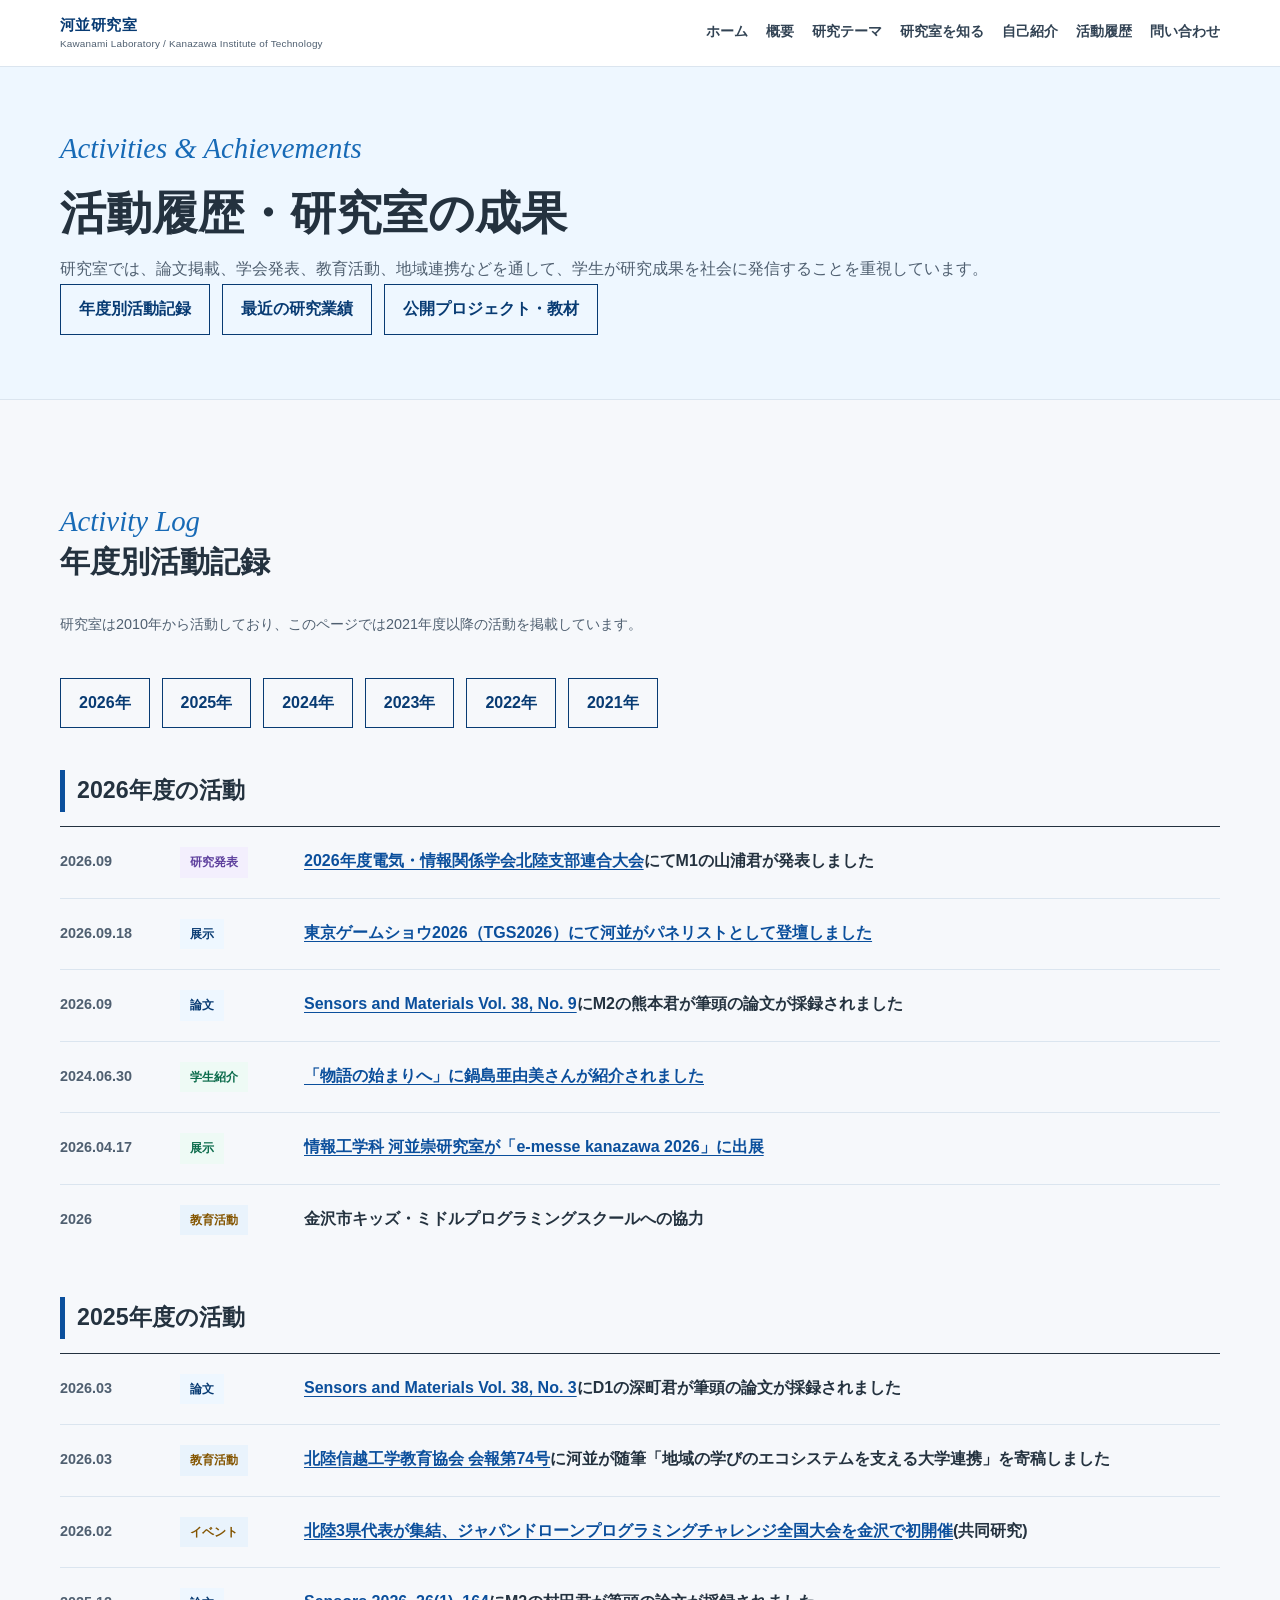
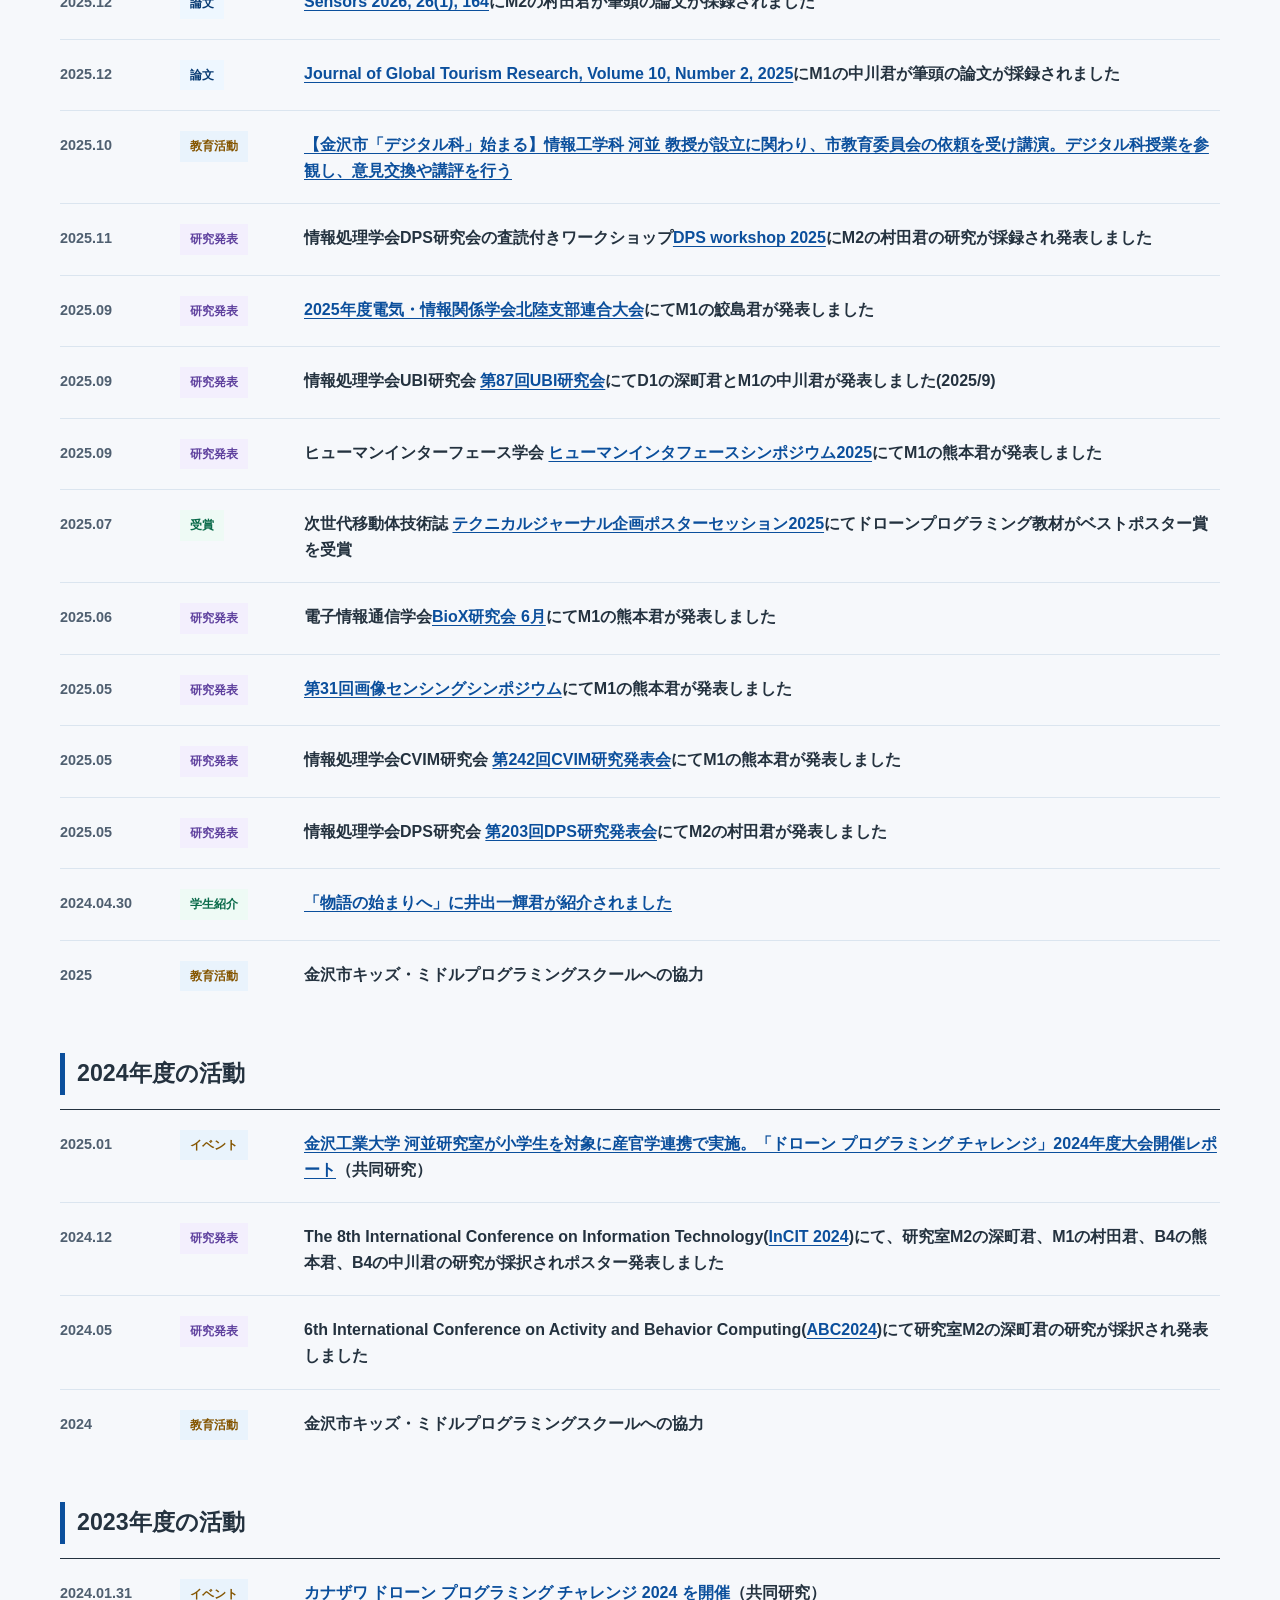
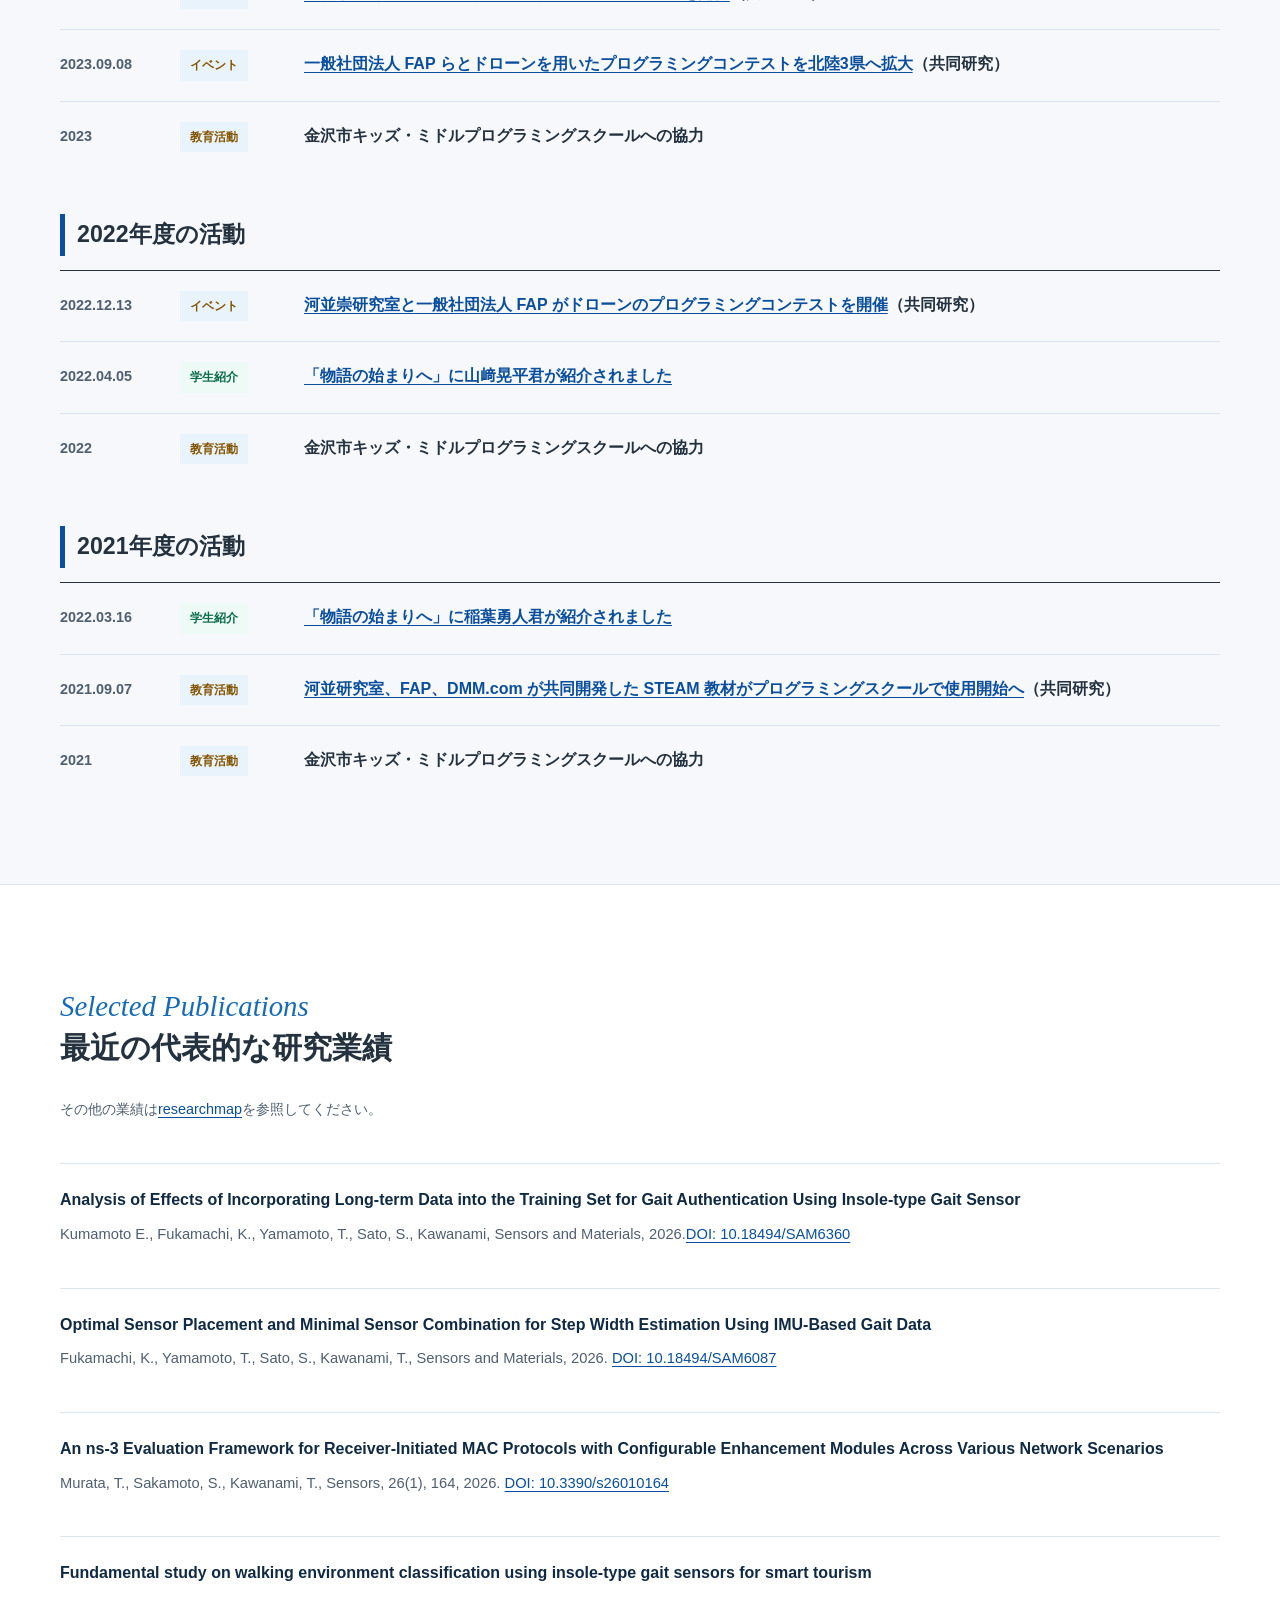
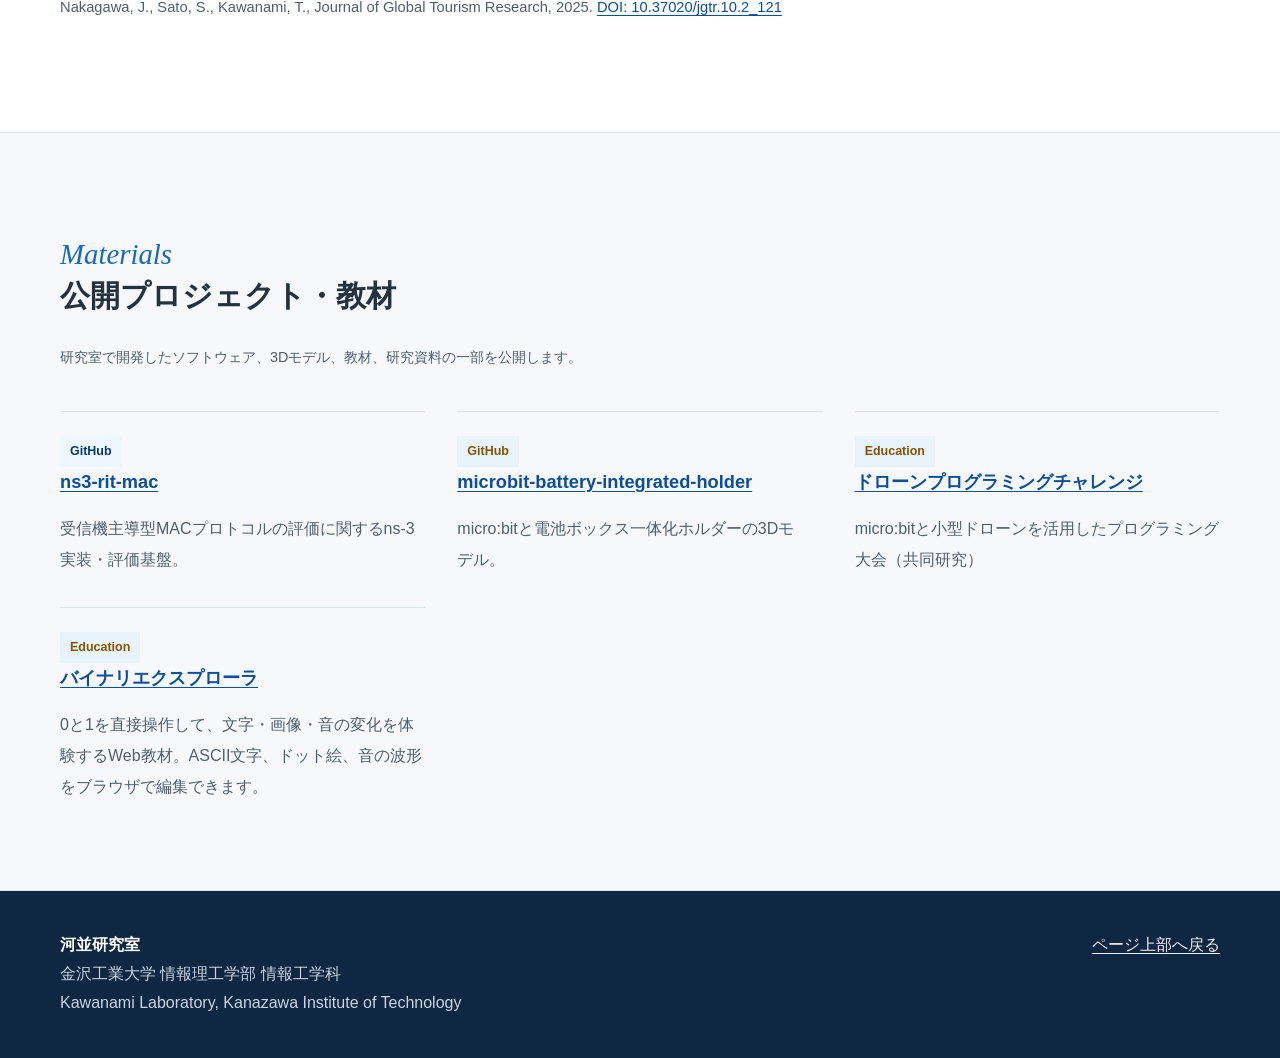
<file: activity.html>
<!DOCTYPE html>
<html lang="ja">
<head>
<!-- Google tag (gtag.js) -->
<script async src="https://www.googletagmanager.com/gtag/js?id=G-H2GX859R7V"></script>
<script>
  window.dataLayer = window.dataLayer || [];
  function gtag(){dataLayer.push(arguments);}
  gtag('js', new Date());

  gtag('config', 'G-H2GX859R7V');
</script>
    <meta charset="UTF-8">
    <meta name="viewport" content="width=device-width, initial-scale=1.0">
    <title>活動履歴 | 河並研究室</title>
    <meta name="description" content="河並研究室の成果、活動履歴、代表業績を紹介します。">
    <meta property="og:type" content="website">
    <meta property="og:site_name" content="河並研究室">
    <meta property="og:locale" content="ja_JP">
    <meta property="og:title" content="活動履歴 | 河並研究室">
    <meta property="og:description" content="河並研究室の成果、活動履歴、代表業績を紹介します。">
    <meta property="og:url" content="https://kawalab.github.io/activity.html">
    <meta property="og:image" content="https://kawalab.github.io/assets/images/lab-entrance-share.jpg">
    <meta property="og:image:type" content="image/jpeg">
    <meta property="og:image:width" content="1600">
    <meta property="og:image:height" content="708">
    <meta property="og:image:alt" content="31・307 IoT labと記された研究室の入口">
    <meta name="twitter:card" content="summary_large_image">
    <meta name="twitter:title" content="活動履歴 | 河並研究室">
    <meta name="twitter:description" content="河並研究室の成果、活動履歴、代表業績を紹介します。">
    <meta name="twitter:image" content="https://kawalab.github.io/assets/images/lab-entrance-share.jpg">
    <meta name="twitter:image:alt" content="31・307 IoT labと記された研究室の入口">
    <link rel="stylesheet" href="assets/css/style.css">
    <link rel="stylesheet" href="assets/css/notebook.css">
    <link rel="stylesheet" href="assets/css/editorial.css">
    <link rel="stylesheet" href="assets/css/blue-preview.css">
    <script defer src="assets/js/main.js"></script>
</head>
<body>
    <a class="skip-link" href="#main">本文へ移動</a>

    <div id="top"></div>

    <!-- 固定ヘッダー：長いページでも主要セクションへ移動しやすくする -->
    <header class="site-header">
        <div class="header-inner">
            <a class="site-logo" href="index.html#top" aria-label="河並研究室トップページ">
                河並研究室
                <span>Kawanami Laboratory / Kanazawa Institute of Technology</span>
            </a>
            <nav class="global-nav" aria-label="主要ナビゲーション">
                <a href="index.html#top">ホーム</a>
                <a href="index.html#about">概要</a>
                <a href="index.html#research">研究テーマ</a>
                <a href="index.html#lab_choice">研究室を知る</a>
                <a href="profile.html">自己紹介</a>
                <a href="activity.html">活動履歴</a>
                <a href="index.html#contact">問い合わせ</a>
            </nav>
        </div>
    </header>


    <section class="page-hero activity-hero">
        <div class="page-hero-inner">
            <div class="breadcrumb">Activities &amp; Achievements</div>
            <h1>活動履歴・研究室の成果</h1>
            <p>研究室では、論文掲載、学会発表、教育活動、地域連携などを通して、学生が研究成果を社会に発信することを重視しています。</p>
            <div class="button-group"><a class="button button-secondary" href="#activity_log">年度別活動記録</a><a class="button button-secondary" href="#papers">最近の研究業績</a><a class="button button-secondary" href="#materials">公開プロジェクト・教材</a></div>
        </div>
    </section>

    <main id="main">
        <section class="section" id="activity_log">
            <div class="section-inner">
                <div class="section-heading"><div class="section-kicker">Activity Log</div><h2>年度別活動記録</h2><p class="section-lead">研究室は2010年から活動しており、このページでは2021年度以降の活動を掲載しています。</p></div>
                <div class="button-group"><a class="button button-secondary" href="#y2026">2026年</a><a class="button button-secondary" href="#y2025">2025年</a><a class="button button-secondary" href="#y2024">2024年</a><a class="button button-secondary" href="#y2023">2023年</a><a class="button button-secondary" href="#y2022">2022年</a><a class="button button-secondary" href="#y2021">2021年</a></div>
                
                <section class="news-year" id="y2026"><h2>2026年度の活動</h2><div class="news-list">
                    <article class="news-item"><div class="news-date">2026.09</div><div><span class="tag tag-purple">研究発表</span></div><div class="news-title"><a href="https://jhes.info/2026/" target="_blank" rel="noopener">2026年度電気・情報関係学会北陸支部連合大会</a>にてM1の山浦君が発表しました</div></article>
                    <article class="news-item"><div class="news-date">2026.09.18</div><div><span class="tag tag">展示</span></div><div class="news-title"><a href="https://www.kanazawa-it.ac.jp/kitnews/2026/0925_nasef-talksession.html" target="_blank" rel="noopener">東京ゲームショウ2026（TGS2026）にて河並がパネリストとして登壇しました</a></div></article>
                    <article class="news-item"><div class="news-date">2026.09</div><div><span class="tag tag">論文</span></div><div class="news-title"><a href="https://sensors.myu-group.co.jp/article.php?ss=6360" target="_blank" rel="noopener">Sensors and Materials Vol. 38, No. 9</a>にM2の熊本君が筆頭の論文が採録されました</div></article>
                    <article class="news-item"><div class="news-date">2024.06.30</div><div><span class="tag tag-green">学生紹介</span></div><div class="news-title"><a href="https://kitnet.jp/laboratories/labo0079/news/entry-16583.html" target="_blank" rel="noopener">「物語の始まりへ」に鍋島亜由美さんが紹介されました</a></div></article>
                    <article class="news-item"><div class="news-date">2026.04.17</div><div><span class="tag tag-green">展示</span></div><div class="news-title"><a href="https://www.kanazawa-it.ac.jp/kitnews/2026/0417_e-messe_kanazawa.html" target="_blank" rel="noopener">情報工学科 河並崇研究室が「e-messe kanazawa 2026」に出展</a></div></article>
                    <article class="news-item"><div class="news-date">2026</div><div><span class="tag tag-accent">教育活動</span></div><div class="news-title">金沢市キッズ・ミドルプログラミングスクールへの協力</div></article>
                </div></section>
                <section class="news-year" id="y2025"><h2>2025年度の活動</h2><div class="news-list">
                    <article class="news-item"><div class="news-date">2026.03</div><div><span class="tag tag">論文</span></div><div class="news-title"><a href="https://sensors.myu-group.co.jp/article.php?ss=6087" target="_blank" rel="noopener">Sensors and Materials Vol. 38, No. 3</a>にD1の深町君が筆頭の論文が採録されました</div></article>
                    <article class="news-item"><div class="news-date">2026.03</div><div><span class="tag tag-accent">教育活動</span></div><div class="news-title"><a href="https://www.hokkokyo.jp/%e5%8c%97%e5%b7%a5%e6%95%99%e4%bc%9a%e5%a0%b1/%e4%bc%9a%e5%a0%b1%e7%ac%ac74%e5%8f%b7/" target="_blank" rel="noopener">北陸信越工学教育協会 会報第74号</a>に河並が随筆「地域の学びのエコシステムを支える大学連携」を寄稿しました</div></article>
                    <article class="news-item"><div class="news-date">2026.02</div><div><span class="tag tag-accent">イベント</span></div><div class="news-title"><a href="https://www.kanazawa-it.ac.jp/kitnews/2026/0205_drone.html" target="_blank" rel="noopener">北陸3県代表が集結、ジャパンドローンプログラミングチャレンジ全国大会を金沢で初開催</a>(共同研究)</div></article>
                    <article class="news-item"><div class="news-date">2025.12</div><div><span class="tag tag">論文</span></div><div class="news-title"><a href="https://www.mdpi.com/1424-8220/26/1/164" target="_blank" rel="noopener">Sensors 2026, 26(1), 164</a>にM2の村田君が筆頭の論文が採録されました</div></article>
                    <article class="news-item"><div class="news-date">2025.12</div><div><span class="tag tag">論文</span></div><div class="news-title"><a href="https://www.jstage.jst.go.jp/article/jgtr/10/2/10_121/_article/-char/ja" target="_blank" rel="noopener">Journal of Global Tourism Research, Volume 10, Number 2, 2025</a>にM1の中川君が筆頭の論文が採録されました</div></article>
                    <article class="news-item"><div class="news-date">2025.10</div><div><span class="tag tag-accent">教育活動</span></div><div class="news-title"><a href="https://www.kanazawa-it.ac.jp/kitnews/2025/1010_digital.html" target="_blank" rel="noopener">【金沢市「デジタル科」始まる】情報工学科 河並 教授が設立に関わり、市教育委員会の依頼を受け講演。デジタル科授業を参観し、意見交換や講評を行う</a></div></article>
                    <article class="news-item"><div class="news-date">2025.11</div><div><span class="tag tag-purple">研究発表</span></div><div class="news-title">情報処理学会DPS研究会の査読付きワークショップ<a href="https://www.dpsws.org/2025/" target="_blank" rel="noopener">DPS workshop 2025</a>にM2の村田君の研究が採録され発表しました</div></article>
                    <article class="news-item"><div class="news-date">2025.09</div><div><span class="tag tag-purple">研究発表</span></div><div class="news-title"><a href="https://jhes.info/2025/" target="_blank" rel="noopener">2025年度電気・情報関係学会北陸支部連合大会</a>にてM1の鮫島君が発表しました</div></article>
                    <article class="news-item"><div class="news-date">2025.09</div><div><span class="tag tag-purple">研究発表</span></div><div class="news-title">情報処理学会UBI研究会 <a href="https://sigubi.ipsj.or.jp/%e7%ac%ac116%e5%9b%9e%e3%83%a2%e3%83%90%e3%82%a4%e3%83%ab%e3%82%b3%e3%83%b3%e3%83%94%e3%83%a5%e3%83%bc%e3%83%86%e3%82%a3%e3%83%b3%e3%82%b0%e3%81%a8%e6%96%b0%e7%a4%be%e4%bc%9a%e3%82%b7%e3%82%b9/" target="_blank" rel="noopener">第87回UBI研究会</a>にてD1の深町君とM1の中川君が発表しました(2025/9)</div></article>
                    <article class="news-item"><div class="news-date">2025.09</div><div><span class="tag tag-purple">研究発表</span></div><div class="news-title">ヒューマンインターフェース学会 <a href="https://jp.his.gr.jp/symposium/hi2025-schedule/" target="_blank" rel="noopener">ヒューマンインタフェースシンポジウム2025</a>にてM1の熊本君が発表しました</div></article>
                    <article class="news-item"><div class="news-date">2025.07</div><div><span class="tag tag-green">受賞</span></div><div class="news-title">次世代移動体技術誌 <a href="https://www.jstage.jst.go.jp/browse/tjam/6/13/_contents/-char/ja" target="_blank" rel="noopener">テクニカルジャーナル企画ポスターセッション2025</a>にてドローンプログラミング教材がベストポスター賞を受賞</div></article>
                    <article class="news-item"><div class="news-date">2025.06</div><div><span class="tag tag-purple">研究発表</span></div><div class="news-title">電子情報通信学会<a href="https://ken.ieice.org/ken/program/index.php?tgs_regid=a4ddba089896e4850435699a930999dc460471b5594d2b444c15a7ef4885b837&amp;tgid=IEICE-BioX" target="_blank" rel="noopener">BioX研究会 6月</a>にてM1の熊本君が発表しました</div></article>
                    <article class="news-item"><div class="news-date">2025.05</div><div><span class="tag tag-purple">研究発表</span></div><div class="news-title"><a href="https://pub.confit.atlas.jp/ja/event/ssii2025" target="_blank" rel="noopener">第31回画像センシングシンポジウム</a>にてM1の熊本君が発表しました</div></article>
                    <article class="news-item"><div class="news-date">2025.05</div><div><span class="tag tag-purple">研究発表</span></div><div class="news-title">情報処理学会CVIM研究会 <a href="https://www.ipsj.or.jp/kenkyukai/event/cvim242.html" target="_blank" rel="noopener">第242回CVIM研究発表会</a>にてM1の熊本君が発表しました</div></article>
                    <article class="news-item"><div class="news-date">2025.05</div><div><span class="tag tag-purple">研究発表</span></div><div class="news-title">情報処理学会DPS研究会 <a href="https://www.ipsjdps.org/node/270" target="_blank" rel="noopener">第203回DPS研究発表会</a>にてM2の村田君が発表しました</div></article>
                    <article class="news-item"><div class="news-date">2024.04.30</div><div><span class="tag tag-green">学生紹介</span></div><div class="news-title"><a href="https://kitnet.jp/laboratories/labo0079/news/entry-11444.html" target="_blank" rel="noopener">「物語の始まりへ」に井出一輝君が紹介されました</a></div></article>
                    <article class="news-item"><div class="news-date">2025</div><div><span class="tag tag-accent">教育活動</span></div><div class="news-title">金沢市キッズ・ミドルプログラミングスクールへの協力</div></article>
                </div></section>
                <section class="news-year" id="y2024"><h2>2024年度の活動</h2><div class="news-list">
                    <article class="news-item"><div class="news-date">2025.01</div><div><span class="tag tag-accent">イベント</span></div><div class="news-title"><a href="https://www.kanazawa-it.ac.jp/kitnews/2025/0115_drone-prg.html" target="_blank" rel="noopener">金沢工業大学 河並研究室が小学生を対象に産官学連携で実施。「ドローン プログラミング チャレンジ」2024年度大会開催レポート</a>（共同研究）</div></article>
                    <article class="news-item"><div class="news-date">2024.12</div><div><span class="tag tag-purple">研究発表</span></div><div class="news-title">The 8th International Conference on Information Technology(<a href="https://dit.rsu.ac.th/incit2024/en/" target="_blank" rel="noopener">InCIT 2024</a>)にて、研究室M2の深町君、M1の村田君、B4の熊本君、B4の中川君の研究が採択されポスター発表しました</div></article>
                    <article class="news-item"><div class="news-date">2024.05</div><div><span class="tag tag-purple">研究発表</span></div><div class="news-title">6th International Conference on Activity and Behavior Computing(<a href="https://autocare.ai/abc2024" target="_blank" rel="noopener">ABC2024</a>)にて研究室M2の深町君の研究が採択され発表しました</div></article>
                    <article class="news-item"><div class="news-date">2024</div><div><span class="tag tag-accent">教育活動</span></div><div class="news-title">金沢市キッズ・ミドルプログラミングスクールへの協力</div></article>
                </div></section>
                <section class="news-year" id="y2023"><h2>2023年度の活動</h2><div class="news-list">
                    <article class="news-item"><div class="news-date">2024.01.31</div><div><span class="tag tag-accent">イベント</span></div><div class="news-title"><a href="https://www.kanazawa-it.ac.jp/kitnews/2024/0131_kanazawa_drone_programming_challenge.html" target="_blank" rel="noopener">カナザワ ドローン プログラミング チャレンジ 2024 を開催</a>（共同研究）</div></article>
                    <article class="news-item"><div class="news-date">2023.09.08</div><div><span class="tag tag-accent">イベント</span></div><div class="news-title"><a href="https://www.kanazawa-it.ac.jp/kitnews/2023/0908_drone.html" target="_blank" rel="noopener">一般社団法人 FAP らとドローンを用いたプログラミングコンテストを北陸3県へ拡大</a>（共同研究）</div></article>
                    <article class="news-item"><div class="news-date">2023</div><div><span class="tag tag-accent">教育活動</span></div><div class="news-title">金沢市キッズ・ミドルプログラミングスクールへの協力</div></article>
                </div></section>
                <section class="news-year" id="y2022"><h2>2022年度の活動</h2><div class="news-list">
                    <article class="news-item"><div class="news-date">2022.12.13</div><div><span class="tag tag-accent">イベント</span></div><div class="news-title"><a href="https://www.kanazawa-it.ac.jp/kitnews/2022/1213_droneprg-challenge.html" target="_blank" rel="noopener">河並崇研究室と一般社団法人 FAP がドローンのプログラミングコンテストを開催</a>（共同研究）</div></article>
                    <article class="news-item"><div class="news-date">2022.04.05</div><div><span class="tag tag-green">学生紹介</span></div><div class="news-title"><a href="https://kitnet.jp/laboratories/labo0079/news/entry-7741.html" target="_blank" rel="noopener">「物語の始まりへ」に山﨑晃平君が紹介されました</a></div></article>
                    <article class="news-item"><div class="news-date">2022</div><div><span class="tag tag-accent">教育活動</span></div><div class="news-title">金沢市キッズ・ミドルプログラミングスクールへの協力</div></article>
                </div></section>
                <section class="news-year" id="y2021"><h2>2021年度の活動</h2><div class="news-list">
                    <article class="news-item"><div class="news-date">2022.03.16</div><div><span class="tag tag-green">学生紹介</span></div><div class="news-title"><a href="https://kitnet.jp/laboratories/labo0079/news/entry-7624.html" target="_blank" rel="noopener">「物語の始まりへ」に稲葉勇人君が紹介されました</a></div></article>
                    <article class="news-item"><div class="news-date">2021.09.07</div><div><span class="tag tag-accent">教育活動</span></div><div class="news-title"><a href="https://www.kanazawa-it.ac.jp/kitnews/2021/0907_kawanami.html" target="_blank" rel="noopener">河並研究室、FAP、DMM.com が共同開発した STEAM 教材がプログラミングスクールで使用開始へ</a>（共同研究）</div></article>
                    <article class="news-item"><div class="news-date">2021</div><div><span class="tag tag-accent">教育活動</span></div><div class="news-title">金沢市キッズ・ミドルプログラミングスクールへの協力</div></article>
                </div></section>
            </div>
        </section>

        <section class="section section-white" id="papers">
            <div class="section-inner">
                <div class="section-heading"><div class="section-kicker">Selected Publications</div><h2>最近の代表的な研究業績</h2>
                    <p class="section-lead">その他の業績は<a href="https://researchmap.jp/t-kawanami" target="_blank" rel="noopener">researchmap</a>を参照してください。</p>
                </div>
                <div class="publication-list">
                    <article class="publication-item"><h3>Analysis of Effects of Incorporating Long-term Data into the Training Set for Gait Authentication Using Insole-type Gait Sensor</h3><p>Kumamoto E., Fukamachi, K., Yamamoto, T., Sato, S., Kawanami, Sensors and Materials, 2026.<a href="https://doi.org/10.18494/SAM6360" target="_blank" rel="noopener">DOI: 10.18494/SAM6360</a> </p></article>
                    <article class="publication-item"><h3>Optimal Sensor Placement and Minimal Sensor Combination for Step Width Estimation Using IMU-Based Gait Data</h3><p>Fukamachi, K., Yamamoto, T., Sato, S., Kawanami, T., Sensors and Materials, 2026. <a href="https://doi.org/10.18494/SAM6087" target="_blank" rel="noopener">DOI: 10.18494/SAM6087</a></p></article>
                    <article class="publication-item"><h3>An ns-3 Evaluation Framework for Receiver-Initiated MAC Protocols with Configurable Enhancement Modules Across Various Network Scenarios</h3><p>Murata, T., Sakamoto, S., Kawanami, T., Sensors, 26(1), 164, 2026. <a href="https://doi.org/10.3390/s26010164" target="_blank" rel="noopener">DOI: 10.3390/s26010164</a></p></article>
                    <article class="publication-item"><h3>Fundamental study on walking environment classification using insole-type gait sensors for smart tourism</h3><p>Nakagawa, J., Sato, S., Kawanami, T., Journal of Global Tourism Research, 2025. <a href="https://doi.org/10.37020/jgtr.10.2_121" target="_blank" rel="noopener">DOI: 10.37020/jgtr.10.2_121</a></p></article>
                </div>
            </div>
        </section>

        <!-- Projects -->
        <section class="section" id="materials">
            <div class="section-inner">
                <div class="section-heading">
                    <div class="section-kicker">Materials</div>
                    <h2>公開プロジェクト・教材</h2>
                    <p class="section-lead">研究室で開発したソフトウェア、3Dモデル、教材、研究資料の一部を公開します。</p>
                </div>
                <div class="grid-3">
                    <article class="card content-card"><span class="tag">GitHub</span><h3><a href="https://github.com/kawalab/ns3-rit-mac" target="_blank" rel="noopener">ns3-rit-mac</a></h3><p>受信機主導型MACプロトコルの評価に関するns-3実装・評価基盤。</p></article>
                    <article class="card content-card"><span class="tag tag-accent">GitHub</span><h3><a href="https://github.com/kawalab/microbit-battery-integrated-holder" target="_blank" rel="noopener">microbit-battery-integrated-holder</a></h3><p>micro:bitと電池ボックス一体化ホルダーの3Dモデル。</p></article>
                    <article class="card content-card"><span class="tag tag-accent">Education</span><h3><a href="https://fap-club.org/tournament/" target="_blank" rel="noopener">ドローンプログラミングチャレンジ</a></h3><p>micro:bitと小型ドローンを活用したプログラミング大会（共同研究）</p></article>
                    <article class="card content-card"><span class="tag tag-accent">Education</span><h3><a href="binary-explorer/">バイナリエクスプローラ</a></h3><p>0と1を直接操作して、文字・画像・音の変化を体験するWeb教材。ASCII文字、ドット絵、音の波形をブラウザで編集できます。</p></article>
                    <!--article class="card content-card"><span class="tag tag-purple">Tutorial</span><h3>動作解析・AIチュートリアル</h3><p>scikit-learn、MediaPipe、センサデータ解析など、研究室内外で使える教材として展開できます。</p></article-->
                </div>
            </div>
        </section>        
    </main>


    <!-- フッター -->
    <footer class="footer">
        <div class="footer-inner">
            <div>
                <strong>河並研究室</strong><br>
                金沢工業大学 情報理工学部 情報工学科<br>
                Kawanami Laboratory, Kanazawa Institute of Technology
            </div>
            <div class="footer-links">
                <a href="#top">ページ上部へ戻る</a>
            </div>
        </div>
    </footer>

</body>
</html>
</file>
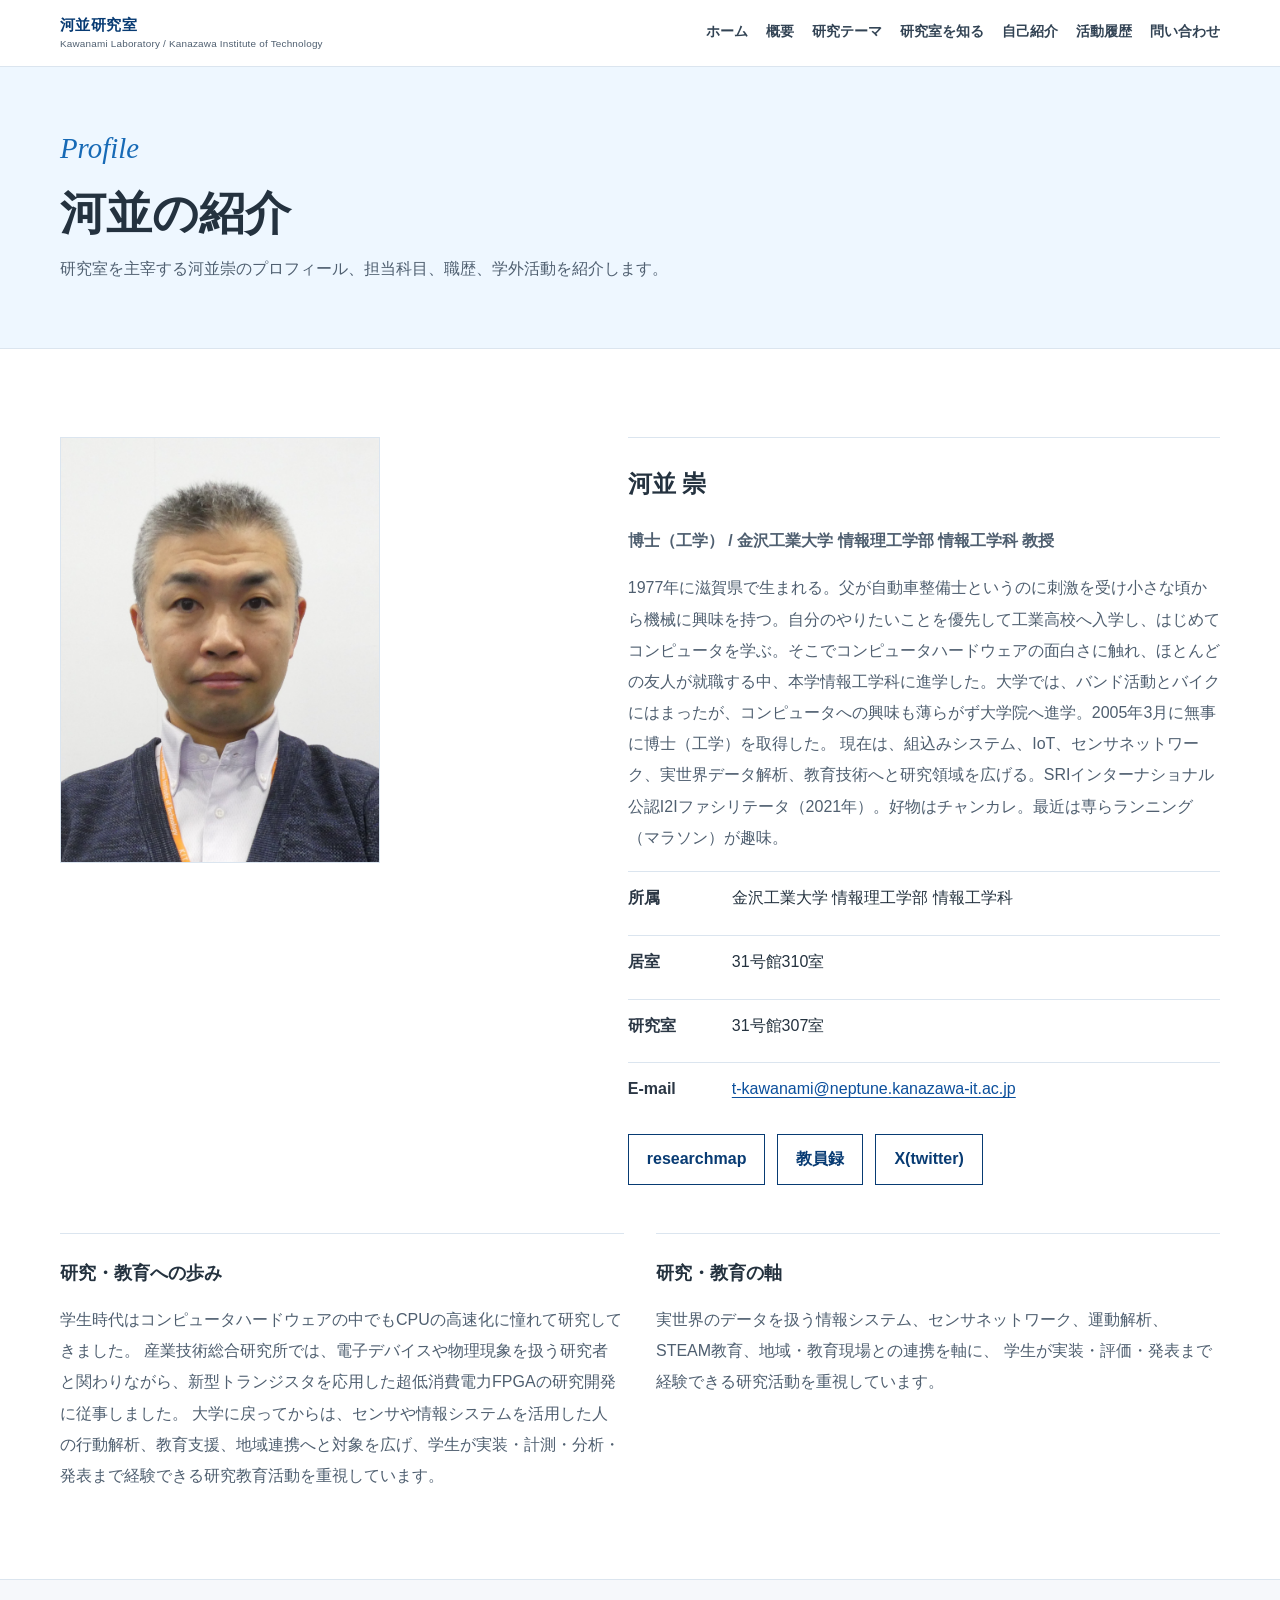
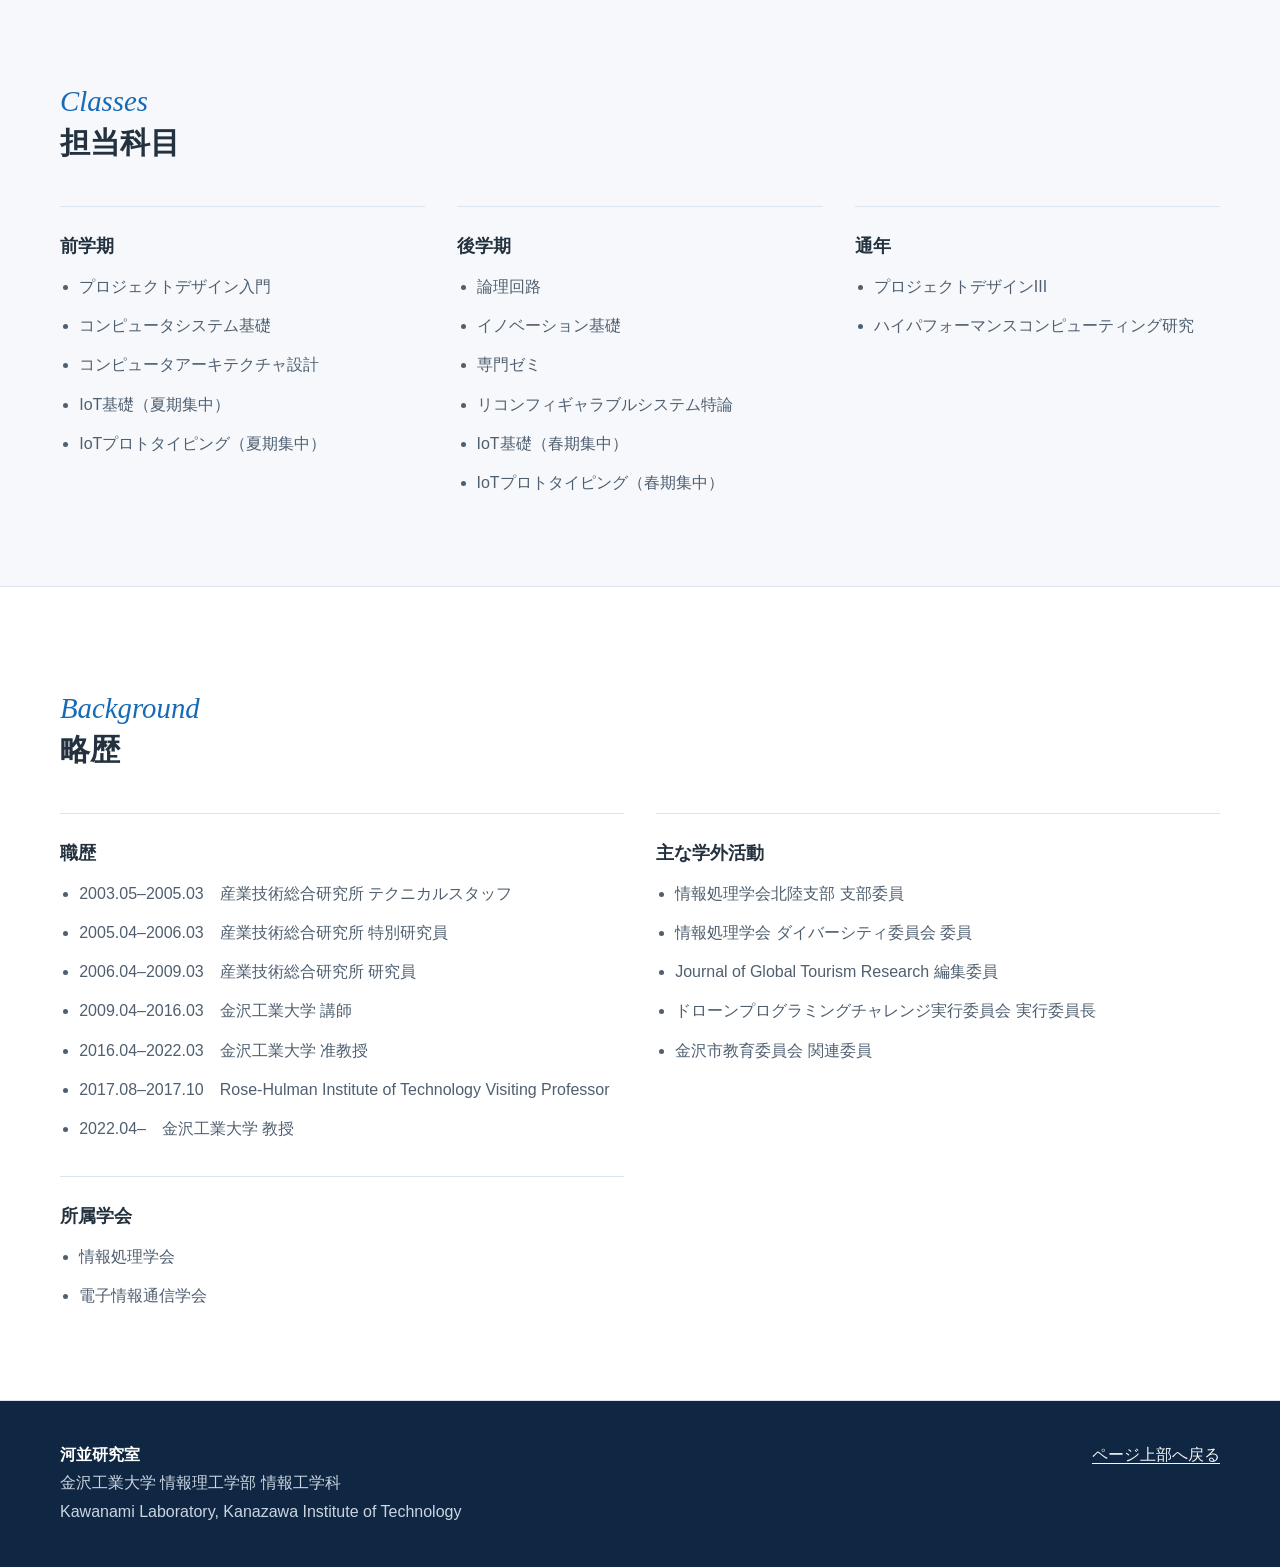
<file: profile.html>
<!DOCTYPE html>
<html lang="ja">
<head>
<!-- Google tag (gtag.js) -->
<script async src="https://www.googletagmanager.com/gtag/js?id=G-H2GX859R7V"></script>
<script>
  window.dataLayer = window.dataLayer || [];
  function gtag(){dataLayer.push(arguments);}
  gtag('js', new Date());

  gtag('config', 'G-H2GX859R7V');
</script>
    <meta charset="UTF-8">
    <meta name="viewport" content="width=device-width, initial-scale=1.0">
    <title>河並の紹介 | 河並研究室</title>
    <meta name="description" content="河並崇のプロフィール、担当科目、職歴、学外活動を紹介します。">
    <meta property="og:type" content="website">
    <meta property="og:site_name" content="河並研究室">
    <meta property="og:locale" content="ja_JP">
    <meta property="og:title" content="河並の紹介 | 河並研究室">
    <meta property="og:description" content="河並崇のプロフィール、担当科目、職歴、学外活動を紹介します。">
    <meta property="og:url" content="https://kawalab.github.io/profile.html">
    <meta property="og:image" content="https://kawalab.github.io/assets/images/lab-entrance-share.jpg">
    <meta property="og:image:type" content="image/jpeg">
    <meta property="og:image:width" content="1600">
    <meta property="og:image:height" content="708">
    <meta property="og:image:alt" content="31・307 IoT labと記された研究室の入口">
    <meta name="twitter:card" content="summary_large_image">
    <meta name="twitter:title" content="河並の紹介 | 河並研究室">
    <meta name="twitter:description" content="河並崇のプロフィール、担当科目、職歴、学外活動を紹介します。">
    <meta name="twitter:image" content="https://kawalab.github.io/assets/images/lab-entrance-share.jpg">
    <meta name="twitter:image:alt" content="31・307 IoT labと記された研究室の入口">
    <link rel="stylesheet" href="assets/css/style.css">
    <link rel="stylesheet" href="assets/css/notebook.css">
    <link rel="stylesheet" href="assets/css/editorial.css">
    <link rel="stylesheet" href="assets/css/blue-preview.css">
    <script defer src="assets/js/main.js"></script>
</head>
<body>
    <a class="skip-link" href="#main">本文へ移動</a>

    <div id="top"></div>

    <!-- 固定ヘッダー：長いページでも主要セクションへ移動しやすくする -->
    <header class="site-header">
        <div class="header-inner">
            <a class="site-logo" href="index.html#top" aria-label="河並研究室トップページ">
                河並研究室
                <span>Kawanami Laboratory / Kanazawa Institute of Technology</span>
            </a>
            <nav class="global-nav" aria-label="主要ナビゲーション">
                <a href="index.html#top">ホーム</a>
                <a href="index.html#about">概要</a>
                <a href="index.html#research">研究テーマ</a>
                <a href="index.html#lab_choice">研究室を知る</a>
                <a href="profile.html">自己紹介</a>
                <a href="activity.html">活動履歴</a>
                <a href="index.html#contact">問い合わせ</a>
            </nav>
        </div>
    </header>


    <section class="page-hero">
        <div class="page-hero-inner">
            <div class="breadcrumb">Profile</div>
            <h1>河並の紹介</h1>
            <p>研究室を主宰する河並崇のプロフィール、担当科目、職歴、学外活動を紹介します。</p>
        </div>
    </section>

    <main id="main">
        <section class="section section-white">
            <div class="section-inner split">
                <div>
                    <img class="profile-photo" src="assets/images/professor-kawanami.jpg" alt="河並崇の写真">
                </div>
                <article class="card content-card">
                    <h2 style="margin-top:0;">河並 崇</h2>
                    <p><strong>博士（工学） / 金沢工業大学 情報理工学部 情報工学科 教授</strong></p>
                    <p>
                        1977年に滋賀県で生まれる。父が自動車整備士というのに刺激を受け小さな頃から機械に興味を持つ。自分のやりたいことを優先して工業高校へ入学し、はじめてコンピュータを学ぶ。そこでコンピュータハードウェアの面白さに触れ、ほとんどの友人が就職する中、本学情報工学科に進学した。大学では、バンド活動とバイクにはまったが、コンピュータへの興味も薄らがず大学院へ進学。2005年3月に無事に博士（工学）を取得した。
                        現在は、組込みシステム、IoT、センサネットワーク、実世界データ解析、教育技術へと研究領域を広げる。SRIインターナショナル公認I2Iファシリテータ（2021年）。好物はチャンカレ。最近は専らランニング（マラソン）が趣味。
                    </p>
                    <div class="info-list">
                        <div><strong>所属</strong>金沢工業大学 情報理工学部 情報工学科</div>
                        <div><strong>居室</strong>31号館310室</div>
                        <div><strong>研究室</strong>31号館307室</div>
                        <div><strong>E-mail</strong><a href="mailto:t-kawanami@neptune.kanazawa-it.ac.jp">t-kawanami@neptune.kanazawa-it.ac.jp</a></div>
                    </div>
                    <div class="button-group" style="margin-top:18px;"><a class="button button-secondary" href="https://researchmap.jp/t-kawanami" target="_blank" rel="noopener">researchmap</a><a class="button button-secondary" href="https://www.kanazawa-it.ac.jp/kyouinroku/a/AIBCH.html" target="_blank" rel="noopener">教員録</a><a class="button button-secondary" href="https://x.com/kawanamio" target="_blank" rel="noopener">X(twitter)</a></div>
                </article>
            </div>
            <div class="section-inner grid-2" style="margin-top: 48px;">
                <article class="card content-card">
                    <h3>研究・教育への歩み</h3>
                    <p>
                        学生時代はコンピュータハードウェアの中でもCPUの高速化に憧れて研究してきました。
                        産業技術総合研究所では、電子デバイスや物理現象を扱う研究者と関わりながら、新型トランジスタを応用した超低消費電力FPGAの研究開発に従事しました。
                        大学に戻ってからは、センサや情報システムを活用した人の行動解析、教育支援、地域連携へと対象を広げ、学生が実装・計測・分析・発表まで経験できる研究教育活動を重視しています。                    
                    </p>
                </article>
                <article class="card content-card">
                    <h3>研究・教育の軸</h3>
                    <p>
                        実世界のデータを扱う情報システム、センサネットワーク、運動解析、STEAM教育、地域・教育現場との連携を軸に、
                        学生が実装・評価・発表まで経験できる研究活動を重視しています。
                    </p>
                </article>
            </div>
        </section>

        <section class="section">
            <div class="section-inner">
                <div class="section-heading"><div class="section-kicker">Classes</div><h2>担当科目</h2></div>
                <div class="grid-3">
                    <article class="card content-card"><h3>前学期</h3><ul class="bullet-list"><li>プロジェクトデザイン入門</li><li>コンピュータシステム基礎</li><li>コンピュータアーキテクチャ設計</li><li>IoT基礎（夏期集中）</li><li>IoTプロトタイピング（夏期集中）</li></ul></article>
                    <article class="card content-card"><h3>後学期</h3><ul class="bullet-list"><li>論理回路</li><li>イノベーション基礎</li><li>専門ゼミ</li><li>リコンフィギャラブルシステム特論</li><li>IoT基礎（春期集中）</li><li>IoTプロトタイピング（春期集中）</li></ul></article>
                    <article class="card content-card"><h3>通年</h3><ul class="bullet-list"><li>プロジェクトデザインIII</li><li>ハイパフォーマンスコンピューティング研究</li></ul></article>
                </div>
            </div>
        </section>

        <section class="section section-white">
            <div class="section-inner"><div class="section-heading"><div class="section-kicker">Background</div><h2>略歴</h2></div></div>
            <div class="section-inner grid-2">
                <article class="card content-card">
                    <h3>職歴</h3>
                    <ul class="bullet-list">
                        <li>2003.05–2005.03　産業技術総合研究所 テクニカルスタッフ</li>
                        <li>2005.04–2006.03　産業技術総合研究所 特別研究員</li>
                        <li>2006.04–2009.03　産業技術総合研究所 研究員</li>
                        <li>2009.04–2016.03　金沢工業大学 講師</li>
                        <li>2016.04–2022.03　金沢工業大学 准教授</li>
                        <li>2017.08–2017.10　Rose-Hulman Institute of Technology Visiting Professor</li>
                        <li>2022.04–　金沢工業大学 教授</li>
                    </ul>
                </article>
                <article class="card content-card">
                    <h3>主な学外活動</h3>
                    <ul class="bullet-list">
                        <li>情報処理学会北陸支部 支部委員</li>
                        <li>情報処理学会 ダイバーシティ委員会 委員</li> 
                        <li>Journal of Global Tourism Research 編集委員</li>
                        <li>ドローンプログラミングチャレンジ実行委員会 実行委員長</li>
                        <li>金沢市教育委員会 関連委員</li>
                    </ul>
                </article>
                <article class="card content-card">
                    <h3>所属学会</h3>
                    <ul class="bullet-list">
                        <li>情報処理学会</li>
                        <li>電子情報通信学会</li>
                    </ul>
                </article>
            </div>
        </section>
    </main>


    <!-- フッター -->
    <footer class="footer">
        <div class="footer-inner">
            <div>
                <strong>河並研究室</strong><br>
                金沢工業大学 情報理工学部 情報工学科<br>
                Kawanami Laboratory, Kanazawa Institute of Technology
            </div>
            <div class="footer-links">
                <a href="#top">ページ上部へ戻る</a>
            </div>
        </div>
    </footer>

</body>
</html>
</file>
<file: assets/css/style.css>
/* =========================================================
   河並研究室 GitHub Pages メインサイト
   - index.html を中心に、profile.html / activity.html を分離
   ========================================================= */

:root {
    --main: #0b4f9c;
    --main-dark: #083b73;
    --main-soft: #eef7ff;
    --accent: #f0a31a;
    --accent-soft: #fff3d8;
    --green: #0b6b4b;
    --green-soft: #eefaf5;
    --purple: #5d3f9d;
    --purple-soft: #f3effd;
    --bg: #f6f8fb;
    --surface: #ffffff;
    --text: #24323f;
    --muted: #4f5f70;
    --border: #dbe5ef;
    --footer: #0f172a;
    --radius-lg: 20px;
    --radius-md: 14px;
    --shadow: 0 10px 30px rgba(15, 23, 42, 0.08);
    --shadow-hover: 0 18px 42px rgba(15, 23, 42, 0.14);
    --max-width: 1120px;
}

* {
    box-sizing: border-box;
}

html {
    scroll-behavior: smooth;
}

body {
    margin: 0;
    color: var(--text);
    background: var(--bg);
    font-family: -apple-system, BlinkMacSystemFont, "Hiragino Kaku Gothic ProN", "Yu Gothic", YuGothic, Meiryo, sans-serif;
    line-height: 1.8;
}

/* 固定ヘッダー分だけページ内リンクの位置を下げる */
section[id],
div[id] {
    scroll-margin-top: 92px;
}

#top {
    position: absolute;
    top: 0;
}

/* 通常リンク -------------------------------------------------
   本文中のリンクは、一般的なWebリンクとして青＋下線で表示する。
   ヘッダー、ボタン、カードなどのUI要素は後続の指定で下線を消す。
------------------------------------------------------------ */
a {
    color: #0969da;
    text-decoration: underline;
    text-underline-offset: 3px;
}

a:hover {
    color: #0550ae;
}

img {
    display: block;
    max-width: 100%;
    height: auto;
}

.skip-link {
    position: absolute;
    left: -9999px;
    top: 0;
}

.skip-link:focus {
    left: 16px;
    top: 16px;
    z-index: 1000;
    padding: 8px 12px;
    background: #fff;
    color: var(--main-dark);
    border-radius: 10px;
    box-shadow: var(--shadow);
}

/* ヘッダー --------------------------------------------------- */
.site-header {
    position: sticky;
    top: 0;
    z-index: 50;
    background: rgba(255, 255, 255, 0.96);
    backdrop-filter: blur(10px);
    border-bottom: 1px solid var(--border);
}

.header-inner {
    display: flex;
    align-items: center;
    justify-content: space-between;
    gap: 24px;
    width: min(var(--max-width), calc(100% - 32px));
    margin: 0 auto;
    padding: 13px 0;
}

.site-logo {
    display: flex;
    flex-direction: column;
    min-width: 260px;
    color: var(--main-dark);
    font-weight: 900;
    line-height: 1.3;
    letter-spacing: 0.03em;
    text-decoration: none;
}

.site-logo:hover {
    color: var(--main-dark);
    text-decoration: none;
}

.site-logo span {
    margin-top: 3px;
    color: var(--muted);
    font-size: 0.76rem;
    font-weight: 500;
}

.global-nav {
    display: flex;
    flex-wrap: wrap;
    justify-content: flex-end;
    gap: 14px;
    font-size: 0.9rem;
}

.global-nav a {
    flex-shrink: 0;
    white-space: nowrap;
    padding: 6px 0;
    color: #324354;
    font-weight: 800;
    border-bottom: 2px solid transparent;
    text-decoration: none;
}

.global-nav a:hover {
    color: var(--main);
    border-bottom-color: var(--main);
    text-decoration: none;
}

/* 共通レイアウト --------------------------------------------- */
.section {
    padding: 72px 0;
}

.section-white {
    background: #fff;
}

.section-inner,
.hero-inner,
.page-hero-inner,
.footer-inner {
    width: min(var(--max-width), calc(100% - 32px));
    margin: 0 auto;
}

.section-heading {
    margin-bottom: 34px;
}

.section-kicker {
    margin-bottom: 8px;
    color: var(--main);
    font-size: 0.86rem;
    font-weight: 900;
    letter-spacing: 0.14em;
    text-transform: uppercase;
}

.section-heading h2 {
    margin: 0;
    font-size: clamp(1.7rem, 3vw, 2.3rem);
    line-height: 1.35;
}

.section-lead {
    max-width: none;
    margin: 14px 0 0;
    color: var(--muted);
    font-size: 1rem;
}

.grid-2,
.grid-3,
.grid-4,
.split,
.hero-inner {
    display: grid;
    gap: 24px;
}

.grid-2 {
    grid-template-columns: repeat(2, minmax(0, 1fr));
}

.grid-3 {
    grid-template-columns: repeat(3, minmax(0, 1fr));
}

.grid-4 {
    grid-template-columns: repeat(4, minmax(0, 1fr));
}

.split {
    grid-template-columns: 0.95fr 1.05fr;
    align-items: center;
}

.card {
    background: var(--surface);
    border: 1px solid var(--border);
    border-radius: var(--radius-lg);
    box-shadow: var(--shadow);
}

.content-card {
    padding: 28px;
}

.card h3 {
    margin: 0 0 10px;
    color: var(--main-dark);
    font-size: 1.15rem;
    line-height: 1.5;
}

.card p,
.card li {
    color: #536171;
}

.card-link {
    text-decoration: none;
}

.card-link:hover {
    text-decoration: none;
}

.button-group {
    display: flex;
    flex-wrap: wrap;
    gap: 14px;
}

.button {
    display: inline-flex;
    align-items: center;
    justify-content: center;
    min-height: 46px;
    padding: 10px 20px;
    border-radius: 999px;
    font-weight: 900;
    text-decoration: none;
    transition: transform .2s ease, box-shadow .2s ease;
}

.button:hover {
    transform: translateY(-2px);
    box-shadow: 0 10px 24px rgba(15, 23, 42, 0.16);
    text-decoration: none;
}

.button-primary {
    background: var(--main);
    color: #fff;
}

.button-primary:hover {
    color: #fff;
}

.button-secondary {
    background: #fff;
    color: var(--main-dark);
    border: 1px solid var(--border);
}

.button-secondary:hover {
    color: var(--main-dark);
}

.button-light {
    background: #fff;
    color: var(--main-dark);
}

.button-light:hover {
    color: var(--main-dark);
}

.tag {
    display: inline-flex;
    align-items: center;
    padding: 4px 10px;
    border-radius: 999px;
    color: var(--main-dark);
    background: var(--main-soft);
    font-size: 0.78rem;
    font-weight: 900;
}

.tag-accent {
    color: #845500;
    background: var(--accent-soft);
}

.tag-green {
    color: var(--green);
    background: var(--green-soft);
}

.tag-purple {
    color: var(--purple);
    background: var(--purple-soft);
}

/* 画像：はみ出し対策 ----------------------------------------- */
.image-frame {
    overflow: hidden;
    background: #fff;
    border: 1px solid var(--border);
    border-radius: var(--radius-lg);
    box-shadow: var(--shadow);
}

.image-frame img {
    width: 100%;
    max-height: 430px;
    object-fit: contain;
    background: #f8fbff;
}

.image-frame.photo img {
    aspect-ratio: 4 / 3;
    object-fit: cover;
}

.figure-caption {
    padding: 14px 18px 18px;
    color: var(--muted);
    font-size: 0.92rem;
}

.theme-card {
    overflow: hidden;
}

.theme-card figure {
    margin: 0;
    background: #f8fbff;
}

.theme-card figure img {
    width: 100%;
    height: 220px;
    object-fit: contain;
    padding: 10px;
}

.theme-card.photo figure img {
    object-fit: cover;
    padding: 0;
}

.theme-body {
    padding: 24px;
}

.theme-index {
    display: inline-grid;
    place-items: center;
    width: 46px;
    height: 46px;
    margin-bottom: 14px;
    color: var(--main);
    background: var(--main-soft);
    border-radius: 14px;
    font-weight: 900;
}

/* ヒーロー --------------------------------------------------- */
.hero {
    padding: 76px 0 70px;
    color: #fff;
    background: linear-gradient(135deg, rgba(8,59,115,.98), rgba(11,79,156,.93));
}

.hero-inner {
    grid-template-columns: 1.02fr 0.98fr;
    align-items: center;
}

.hero-label {
    display: inline-flex;
    padding: 6px 12px;
    margin-bottom: 22px;
    border: 1px solid rgba(255,255,255,.28);
    border-radius: 999px;
    background: rgba(255,255,255,.12);
    font-size: .86rem;
    font-weight: 700;
}

.hero h1 {
    margin: 0 0 18px;
    font-size: clamp(2rem, 5vw, 3.45rem);
    line-height: 1.25;
    letter-spacing: .03em;
}

.hero p {
    max-width: 720px;
    margin: 0 0 28px;
    color: rgba(255,255,255,.92);
    font-size: 1.05rem;
}

.hero-visual {
    overflow: hidden;
    border-radius: 24px;
    box-shadow: 0 24px 50px rgba(0,0,0,.18);
    background: #fff;
}

.hero-visual img {
    width: 100%;
    max-height: 430px;
    object-fit: contain;
}

.stats {
    display: grid;
    grid-template-columns: repeat(4, minmax(0,1fr));
    gap: 16px;
    width: min(var(--max-width), calc(100% - 32px));
    margin: -30px auto 0;
    position: relative;
    z-index: 2;
}

.stat-card {
    padding: 18px 20px;
    background: #fff;
    border: 1px solid var(--border);
    border-radius: var(--radius-md);
    box-shadow: var(--shadow);
}

.stat-card strong {
    display: block;
    color: var(--main-dark);
    font-size: 1.22rem;
}

.stat-card span {
    display: block;
    margin-top: 4px;
    color: var(--muted);
    font-size: .88rem;
}

.page-hero {
    padding: 58px 0;
    color: #fff;
    background: linear-gradient(135deg, var(--main-dark), var(--main));
}

.page-hero .breadcrumb {
    margin-bottom: 8px;
    opacity: .82;
    font-size: .86rem;
    font-weight: 900;
    letter-spacing: .14em;
    text-transform: uppercase;
}

.page-hero h1 {
    margin: 0 0 12px;
    font-size: clamp(1.95rem,4vw,2.85rem);
    line-height: 1.3;
}

.page-hero p {
    max-width: 850px;
    margin: 0;
    color: rgba(255,255,255,.92);
}

/* 研究室選択→大学院の流れ ---------------------------------- */
.pathway {
    display: grid;
    grid-template-columns: repeat(4, minmax(0, 1fr));
    gap: 16px;
}

.path-step {
    position: relative;
    padding: 24px;
}

.path-step .step-label {
    color: var(--main);
    font-weight: 900;
    font-size: .86rem;
    letter-spacing: .1em;
}

.path-step h3 {
    margin-top: 6px;
}

/* 活動履歴・業績 -------------------------------------------- */
.news-year {
    margin-top: 42px;
}

.news-year h2 {
    margin: 0 0 14px;
    padding-left: 12px;
    border-left: 5px solid var(--main);
    font-size: 1.45rem;
}

.news-list {
    overflow: hidden;
    background: #fff;
    border: 1px solid var(--border);
    border-radius: var(--radius-lg);
    box-shadow: var(--shadow);
}

.news-item {
    display: grid;
    grid-template-columns: 106px 110px 1fr;
    gap: 14px;
    align-items: baseline;
    padding: 16px 20px;
    border-bottom: 1px solid var(--border);
}

.news-item:last-child {
    border-bottom: none;
}

.news-date {
    color: var(--muted);
    font-size: .9rem;
    font-weight: 800;
}

.news-title {
    color: #24323f;
    font-weight: 800;
    line-height: 1.6;
    text-decoration: none;
}
.news-title a {
    color: #0969da;
    font-weight: 800;
    line-height: 1.6;
    text-decoration: underline;
    text-underline-offset: 3px;
}

.news-title a:hover {
    color: #0550ae;
    text-decoration: underline;
    text-underline-offset: 4px;
}

.publication-list {
    display: grid;
    gap: 16px;
}

.publication-item {
    padding: 18px 20px;
    background: #fff;
    border: 1px solid var(--border);
    border-radius: var(--radius-md);
}

.publication-item h3 {
    margin: 0 0 8px;
    color: #102a43;
    font-size: 1rem;
    line-height: 1.55;
}

.publication-item p {
    margin: 0;
    color: var(--muted);
    font-size: .92rem;
}

.profile-photo {
    width: min(320px, 100%);
    border-radius: 24px;
    box-shadow: var(--shadow);
    border: 1px solid var(--border);
}

.info-list {
    display: grid;
    gap: 10px;
    margin-top: 18px;
}

.info-list div {
    padding: 12px 14px;
    background: #f8fafc;
    border: 1px solid #e7eef6;
    border-radius: 10px;
}

.info-list strong {
    display: inline-block;
    min-width: 6.5em;
    color: #2b3745;
}

.bullet-list {
    margin: 0;
    padding-left: 1.2em;
}

.bullet-list li + li {
    margin-top: 8px;
}

.cta {
    display: grid;
    grid-template-columns: 1fr auto;
    gap: 26px;
    align-items: center;
    padding: 34px;
    color: #fff;
    background: linear-gradient(135deg, var(--main-dark), var(--main));
    border-radius: var(--radius-lg);
    box-shadow: 0 18px 42px rgba(8,59,115,.24);
}

.cta h2 {
    margin: 0 0 10px;
    font-size: 1.65rem;
}

.cta p {
    margin: 0;
    color: rgba(255,255,255,.92);
}

.footer {
    padding: 34px 0;
    color: #cbd5e1;
    background: var(--footer);
}

.footer-inner {
    display: flex;
    justify-content: space-between;
    gap: 24px;
    align-items: flex-start;
}

.footer strong {
    color: #fff;
}

.footer a {
    color: #fff;
    opacity: .95;
    text-decoration: underline;
    text-underline-offset: 3px;
}

.footer a:hover {
    color: #fff;
    text-decoration: underline;
    text-underline-offset: 4px;
}

/* レスポンシブ ------------------------------------------------ */
@media (max-width: 980px) {
    .header-inner {
        flex-direction: column;
        align-items: flex-start;
    }

    .global-nav {
        width: 100%;
        overflow-x: auto;
        flex-wrap: nowrap;
        justify-content: flex-start;
        padding-bottom: 4px;
    }

    .hero-inner,
    .split,
    .grid-2,
    .grid-3,
    .grid-4,
    .cta,
    .pathway {
        grid-template-columns: 1fr;
    }

    .stats {
        grid-template-columns: repeat(2, minmax(0,1fr));
    }
}

@media (max-width: 640px) {
    .section {
        padding: 56px 0;
    }

    .hero {
        padding: 60px 0 54px;
    }

    .stats {
        grid-template-columns: 1fr;
    }

    .news-item {
        grid-template-columns: 1fr;
        gap: 6px;
    }

    .content-card,
    .theme-body,
    .path-step,
    .cta {
        padding: 24px;
    }

    .footer-inner {
        flex-direction: column;
    }
}
</file>
<file: assets/css/notebook.css>
/* 実験ノートをイメージした表示。コンテンツ・掲載順・リンクは維持する。 */
:root {
    --main: #245879;
    --main-dark: #163d54;
    --main-soft: #e8eff2;
    --accent: #b74d29;
    --accent-soft: #f4e6cf;
    --bg: #f6f3eb;
    --surface: #fcfbf7;
    --text: #202b31;
    --muted: #505d62;
    --border: #c8cdc7;
    --footer: #203c49;
    --radius-lg: 0;
    --radius-md: 0;
    --shadow: none;
    --shadow-hover: none;
    --max-width: 1160px;
}

body { background: var(--bg); }
a { color: var(--main); }
a:hover { color: var(--accent); }
a:focus-visible { outline: 2px solid var(--accent); outline-offset: 5px; }
p { text-wrap: pretty; }
h2, h3 { text-wrap: balance; }
.site-header {
    background: rgba(246, 243, 235, .97);
    backdrop-filter: none;
    border-bottom: 1px solid var(--text);
}
.header-inner { padding: 18px 0; gap: 20px; }
.site-logo { font-size: 1.1rem; }
.site-logo span { font-size: .67rem; letter-spacing: .02em; }
.global-nav { font-size: .85rem; gap: 18px; }
.global-nav a { font-weight: 700; }
.global-nav a:hover { color: var(--accent); border-bottom-color: var(--accent); }
.section { padding: 88px 0; border-bottom: 1px solid var(--border); }
.section-white { background: var(--surface); }
.section-heading { margin-bottom: 40px; }
.section-kicker, .page-hero .breadcrumb {
    display: flex;
    align-items: center;
    gap: 12px;
    margin-bottom: 18px;
    font-family: Consolas, "Courier New", monospace;
    font-size: .8rem;
    letter-spacing: .13em;
    color: var(--main);
}
.section-kicker::before, .page-hero .breadcrumb::before {
    content: "";
    width: 26px;
    height: 3px;
    background: var(--accent);
    flex-shrink: 0;
}
.section-heading h2 { font-size: clamp(1.65rem, 3vw, 2.45rem); line-height: 1.5; letter-spacing: .015em; }
.section-lead { margin-top: 20px; line-height: 1.95; }
.grid-2, .grid-3, .grid-4, .split, .hero-inner { gap: 32px; }
.split { align-items: start; }
.grid-2 > *, .grid-3 > *, .split > *, .hero-inner > * { min-width: 0; }
.card { background: transparent; border: 0; box-shadow: none; }
.content-card { padding: 24px 0 0; border-top: 1px solid var(--border); }
.card h3 { color: var(--text); font-size: 1.14rem; line-height: 1.65; }
.card p, .card li { color: var(--muted); line-height: 1.95; }
.card p:last-child { margin-bottom: 0; }

/* 冒頭：箱に収めず、文字と図を一枚のノートの上に置く。 */
.hero {
    padding: 76px 0 56px;
    color: var(--text);
    background: var(--bg);
    position: relative;
}
.hero-inner { grid-template-columns: 1.08fr .92fr; gap: 48px; }
.hero-label {
    background: transparent;
    border: 0;
    border-left: 3px solid var(--accent);
    border-radius: 0;
    padding: 0 0 0 12px;
    margin-bottom: 34px;
    color: var(--main-dark);
    letter-spacing: .06em;
}
.hero h2 { font-size: 1rem; font-weight: 600; margin: 0 0 10px; }
.hero h1 { color: var(--text); font-size: clamp(2.65rem, 5.8vw, 5rem); line-height: 1.25; letter-spacing: .03em; margin-bottom: 28px; }
.hero p { color: var(--muted); font-size: 1rem; line-height: 2; margin-bottom: 30px; }
.hero-visual {
    border-radius: 0;
    box-shadow: none;
    background-color: transparent;
    background-image: linear-gradient(#24587910 1px, transparent 1px), linear-gradient(90deg, #24587910 1px, transparent 1px);
    background-size: 28px 28px;
    border: 1px solid var(--border);
    padding: 18px;
}
.hero-visual img { mix-blend-mode: multiply; }
.button {
    border-radius: 0;
    padding: 10px 18px;
    font-weight: 700;
    transition: background-color .15s, color .15s;
}
.button:hover { transform: none; box-shadow: none; }
.button-light, .button-primary { background: var(--main-dark); color: #fff; border: 1px solid var(--main-dark); }
.button-light:hover, .button-primary:hover { background: var(--main); color: #fff; }
.button-secondary { background: transparent; color: var(--main-dark); border: 1px solid var(--main-dark); }
.button-secondary:hover { background: var(--main-soft); color: var(--main-dark); }
.button-group { gap: 12px; }
.stats { margin: 0 auto; gap: 0; border-top: 1px solid var(--text); border-bottom: 1px solid var(--text); }
.stat-card { background: transparent; border: 0; border-radius: 0; box-shadow: none; padding: 22px 20px; }
.stat-card + .stat-card { border-left: 1px solid var(--border); }
.stat-card strong { font: 700 1rem Consolas, "Courier New", monospace; color: var(--main); }
.stat-card span { font-size: .8rem; margin-top: 10px; text-wrap: pretty; }

/* 研究テーマ：番号と罫線で整理した6項目。 */
#research .grid-3 { row-gap: 48px; }
.theme-card { border-bottom: 1px solid var(--border); padding-bottom: 24px; }
.theme-card figure { background: #ecefe9; border: 1px solid #d9ded6; }
.theme-card figure img { height: 220px; padding: 18px; mix-blend-mode: multiply; }
.theme-card.photo figure img { mix-blend-mode: normal; }
.theme-body { padding: 20px 0 0; }
.theme-index {
    display: block;
    width: auto;
    height: auto;
    padding: 0;
    border-radius: 0;
    background: transparent;
    color: var(--accent);
    font: 400 2.4rem/1.2 Consolas, "Courier New", monospace;
    margin-bottom: 12px;
}
#research .section-heading .button { min-height: 0; padding: 2px 0; margin: 0 6px; border: 0; border-bottom: 1px solid var(--main); }

/* 設備と活動：大きな囲みではなく、細い区切り線を使う。 */
#lab_choice > .section-inner:first-child .content-card { border-top: 3px solid var(--accent); padding-top: 22px; }
#lab_choice > .section-inner + .section-inner { margin-top: 72px !important; }
.pathway { gap: 0; border-top: 1px solid var(--text); }
.path-step { padding: 28px 24px 0; }
.path-step:first-child { padding-left: 0; }
.path-step + .path-step { border-left: 1px solid var(--border); }
.path-step h3 { margin-top: 0; color: var(--main-dark); }

/* 大学院への誘い：ノートの中の一枚の特集ページ。 */
#lab_choice > .split {
    width: min(var(--max-width), calc(100% - 32px));
    padding: 40px;
    border-top: 4px solid var(--accent);
    background: #f2e9d7;
    grid-template-columns: 1.25fr .75fr;
    gap: 40px;
    align-items: center;
}
#lab_choice > .split .section-heading h2 { font-size: clamp(1.7rem, 3vw, 2.5rem); line-height: 1.5; }
#lab_choice > .split .section-heading { margin-bottom: 28px; }
#lab_choice > .split p { line-height: 1.95; }
#lab_choice > .split .image-frame { background: transparent; border: 0; }
.image-frame { border-radius: 0; box-shadow: none; }
.image-frame img { background: transparent; }
#lab_choice > .split .image-frame img { mix-blend-mode: multiply; }
.figure-caption { border-top: 1px solid var(--border); padding: 12px 0; font-size: .85rem; }
.cta { background: transparent; color: var(--text); border-radius: 0; box-shadow: none; border-top: 3px solid var(--main-dark); padding: 32px 0; }
.cta p { color: var(--muted); }
.cta h2 { font-size: clamp(1.4rem, 2.2vw, 1.8rem); }

/* 自己紹介・活動履歴も同じ紙面のトーンにそろえる。 */
.page-hero { background: var(--bg); color: var(--text); border-bottom: 1px solid var(--text); padding: 64px 0; }
.page-hero p { color: var(--muted); }
.profile-photo { border-radius: 0; box-shadow: none; }
.info-list div { border: 0; border-top: 1px solid var(--border); background: transparent; border-radius: 0; padding-left: 0; }
.news-list { background: transparent; border: 0; border-top: 1px solid var(--text); }
.news-item { padding: 20px 0; }
.news-title a { color: var(--main); }
.publication-item { border: 0; border-top: 1px solid var(--border); padding: 24px 0; background: transparent; }
.tag { border-radius: 0; }
.footer { padding: 40px 0; }

@media (max-width: 980px) {
    .header-inner { gap: 12px; padding: 12px 0; }
    section[id], div[id] { scroll-margin-top: 140px; }
    .hero-inner { grid-template-columns: 1fr 1fr; gap: 28px; }
    .hero h1 { font-size: clamp(2.5rem, 6vw, 4rem); }
    .hero-label { font-size: .75rem; }
    .stats .stat-card { border-left: 0; }
    .stat-card:nth-child(even) { border-left: 1px solid var(--border); }
    .stat-card:nth-child(n+3) { border-top: 1px solid var(--border); }
    .path-step, .path-step:first-child { padding: 24px 0; }
    .path-step + .path-step { border-left: 0; border-top: 1px solid var(--border); }
    #lab_choice > .split { grid-template-columns: 1fr; padding: 32px; gap: 28px; }
    #lab_choice > .split .image-frame { width: min(460px, 100%); justify-self: center; }
}

@media (max-width: 640px) {
    .section { padding: 56px 0; }
    .hero { padding: 44px 0 36px; }
    .hero-inner { grid-template-columns: 1fr; }
    .hero h1 { font-size: clamp(2.6rem, 11vw, 3.6rem); }
    .hero-label { margin-bottom: 24px; }
    .hero-visual { padding: 12px; }
    .hero-visual img { max-height: 300px; }
    .section-heading { margin-bottom: 28px; }
    .section-heading h2 { font-size: 1.65rem; }
    .section-kicker { font-size: .73rem; gap: 10px; }
    .stats { grid-template-columns: 1fr 1fr; }
    .stat-card { padding: 18px 12px; }
    .stat-card span { font-size: .75rem; }
    .stat-card strong { font-size: .95rem; }
    .content-card { padding: 22px 0 0; }
    .theme-body { padding: 18px 0 0; }
    .theme-card figure img { height: 230px; }
    #lab_choice > .section-inner + .section-inner { margin-top: 48px !important; }
    #lab_choice > .split { padding: 26px 18px; }
    #lab_choice > .split .section-heading h2 { font-size: 1.6rem; }
    #lab_choice > .split .section-heading h2 span { display: inline !important; }
    .cta { padding: 26px 0; }
    .cta .button { justify-self: start; }
    .news-item { padding: 18px 0; }
    .page-hero { padding: 44px 0; }
}

@media (prefers-reduced-motion: reduce) {
    html { scroll-behavior: auto; }
    .button { transition: none; }
}
</file>
<file: assets/css/editorial.css>
/* 紙面のように、題字・欄外見出し・横長の研究項目で組み立てる。 */
.hero-photo .hero-inner { display: block; }
.hero.hero-photo h1 { font-size: clamp(1.25rem, 2.2vw, 1.8rem); line-height: 1.5; margin: 0 0 24px; letter-spacing: .08em; }
.hero-photo .entrance-photo { margin: 0 auto 28px; max-width: 960px; }
.hero-photo .entrance-photo img { display: block; width: 100%; height: auto; mix-blend-mode: normal; }
.hero.hero-photo { padding-bottom: 36px; }
.hero.hero-photo p { max-width: 1060px; color: var(--text); font-weight: 500; text-wrap: pretty; }
.keyword-label { width: min(var(--max-width), calc(100% - 32px)); margin: 0 auto 10px; }
.keyword-label, .page-hero .breadcrumb { color: var(--accent); font: italic 1.8rem/1.2 Georgia, "Times New Roman", serif; letter-spacing: 0; text-transform: none; opacity: 1; }
.page-hero .breadcrumb::before { display: none; }
.page-hero.activity-hero p { max-width: none; }
.themes-direction-stacked { display: none; }
.home-news { width: min(var(--max-width), calc(100% - 32px)); margin: 8px auto 44px; padding: 24px 0; display: grid; grid-template-columns: 180px minmax(0, 1fr); gap: 32px; border-top: 2px solid var(--accent); border-bottom: 1px solid var(--border); }
.home-news .section-kicker { margin: 0 0 8px; }
.home-news h2 { margin: 0; font-size: 1.25rem; }
.home-news-list { list-style: none; margin: 0; padding: 0; }
.home-news-item { display: grid; grid-template-columns: 92px 88px minmax(0, 1fr); gap: 16px; align-items: baseline; padding: 16px 0; font-size: .94rem; }
.home-news-item + .home-news-item { border-top: 1px solid var(--border); }
.home-news-date { color: var(--muted); font-size: .83rem; white-space: nowrap; }
.home-news-category { color: var(--accent); font-size: .83rem; white-space: nowrap; }
.home-news-text { margin: 0; min-width: 0; overflow-wrap: anywhere; }
.home-news-item a { color: var(--text); text-decoration: underline; text-underline-offset: .25em; }
.home-news-item a:hover { color: var(--accent); }
@media (max-width: 760px) {
    .home-news { grid-template-columns: 1fr; gap: 12px; margin-bottom: 32px; }
    .home-news-heading { display: flex; align-items: baseline; gap: 16px; }
    .home-news .section-kicker { margin: 0; }
    .home-news-item { grid-template-columns: 92px minmax(0, 1fr); gap: 6px 16px; }
    .home-news-text { grid-column: 1 / -1; }
}
@media (max-width: 980px) {
    .themes-direction-wide { display: none; }
    .themes-direction-stacked { display: inline; }
}
#lab_choice .equipment-photo { grid-column: 1 / -1; margin: 0; }
#lab_choice .equipment-photo img { display: block; width: 100%; height: auto; max-height: 360px; object-fit: cover; object-position: center 65%; mix-blend-mode: normal; }
.header-inner { align-items: center; padding: 14px 0; }
.site-logo { font-size: .95rem; }
.site-logo span { font-size: .62rem; }

/* 冒頭は左右分割をやめ、研究室名を中心にした縦構成へ。 */
.hero { padding: 46px 0 0; }
.hero-inner { display: block; }
.hero-inner > div:first-child { text-align: center; }
.hero-label { display: inline-block; border: 0; padding: 0; margin: 0 0 20px; letter-spacing: .18em; font-size: .78rem; }
.hero h2 { font-size: .85rem; letter-spacing: .15em; margin: 0 0 12px; }
.hero h1 { font-size: clamp(3.2rem, 10.5vw, 9rem); letter-spacing: .06em; line-height: 1.15; margin: 0 0 24px; }
.hero p { max-width: 780px; margin: 0 auto 22px; text-align: left; font-size: .96rem; line-height: 1.9; }
.hero .button-group { justify-content: center; }
.hero .button { min-height: 40px; font-size: .87rem; padding: 7px 15px; }
.hero-visual { width: 100%; height: 260px; margin: 30px auto 0; padding: 0; border: 0; background: transparent; }
.hero-visual img { width: 100%; height: 100%; max-height: none; object-fit: contain; }
.stats { grid-template-columns: 1fr 1fr; border-top: 1px solid var(--text); }
.stat-card { display: grid; grid-template-columns: 116px 1fr; align-items: baseline; gap: 16px; padding: 16px 20px; }
.stat-card span { margin: 0; }
.stat-card + .stat-card { border-left: 0; }
.stat-card:nth-child(even) { border-left: 1px solid var(--border); }
.stat-card:nth-child(n+3) { border-top: 1px solid var(--border); }

/* 見出しを上に積む代わりに、左の欄外に据える。 */
#about > .section-inner,
#research > .section-inner,
#lab_choice > .section-inner:not(.split) {
    display: grid;
    grid-template-columns: 270px minmax(0, 1fr);
    column-gap: 64px;
    align-items: start;
}
#about .section-heading,
#research .section-heading,
#lab_choice > .section-inner:not(.split) > .section-heading {
    display: flex;
    flex-direction: column;
    margin: 0;
}
.section-kicker { order: 2; font: italic 1.8rem/1.2 Georgia, "Times New Roman", serif; letter-spacing: 0; text-transform: none; color: var(--accent); margin: 16px 0 0; }
.section-kicker::before { display: none; }
.section-heading h2 { order: 1; font-size: 1.9rem; line-height: 1.55; letter-spacing: 0; }
.section-heading .section-lead { order: 3; font-size: .9rem; margin-top: 24px; line-height: 1.95; }
#lab_choice > .section-inner:nth-child(2) .section-heading h2 { font-size: 1.8rem; }
#lab_choice > .section-inner:nth-child(2) .section-heading h2 span { display: inline-block !important; }
#about .grid-2 { grid-template-columns: 1fr; gap: 36px; }
#about .content-card { display: grid; grid-template-columns: 180px 1fr; gap: 12px 30px; padding-top: 24px; }
#about .content-card h3 { grid-column: 1; font-size: 1.05rem; }
#about .content-card p { grid-column: 2; margin: 0; }
#about .button-group { grid-column: 2; }

/* 研究テーマは3列のカードから、画像つきの横長の目録へ。 */
#research .grid-3 { grid-template-columns: 1fr; gap: 0; border-top: 1px solid var(--text); }
.theme-card { display: grid; grid-template-columns: minmax(0, 1fr) 160px; gap: 28px; padding: 28px 0; align-items: center; }
.theme-card figure { grid-column: 2; grid-row: 1; border: 0; background: transparent; }
.theme-card figure img { height: 152px; padding: 0; }
.theme-body { grid-column: 1; grid-row: 1; padding: 0; display: grid; grid-template-columns: 42px minmax(0, 1fr); gap: 8px 16px; }
.theme-index { grid-column: 1; grid-row: 1 / span 2; font-size: 1.6rem; margin: 0; padding-top: 4px; }
.theme-body h3 { grid-column: 2; margin: 0; font-size: 1.15rem; }
.theme-body p { grid-column: 2; margin: 0; font-size: .92rem; }

/* 設備は各行の左に見出し、右に説明。研究の進め方は2×2に。 */
#lab_choice > .section-inner:first-child .grid-3 { grid-template-columns: 1fr; gap: 0; }
#lab_choice > .section-inner:first-child .content-card { display: grid; grid-template-columns: 1fr 1.25fr; gap: 32px; border-top: 1px solid var(--text); padding: 28px 0; }
#lab_choice > .section-inner:first-child .content-card h3 { font-size: 1.25rem; color: var(--main-dark); }
#lab_choice > .section-inner:first-child .content-card p { margin: 0; font-size: .94rem; }
#lab_choice > .section-inner:first-child .content-card:last-child { border-bottom: 1px solid var(--border); }
.pathway { grid-template-columns: repeat(2, minmax(0, 1fr)); gap: 28px 36px; border: 0; }
.path-step, .path-step:first-child { padding: 22px 0 0; border-top: 1px solid var(--text); }
.path-step + .path-step { border-left: 0; }
.path-step h3 { font-size: 1.2rem; }
.path-step p { font-size: .94rem; }

/* 大学院案内は横幅いっぱいの見出しと2段組の本文。 */
#lab_choice > .split { grid-template-columns: repeat(2, minmax(0, 1fr)); gap: 28px 48px; padding: 48px; align-items: start; }
#lab_choice > .split > div:first-child,
#lab_choice > .split .section-heading { display: contents; }
#lab_choice > .split .section-heading h2,
#lab_choice > .split .section-lead { order: 0; }
#lab_choice > .split .section-heading h2 { grid-column: 1 / -1; grid-row: 1; font-size: clamp(2rem, 3.8vw, 3.15rem); margin: 0 0 10px; line-height: 1.5; }
#lab_choice > .split .section-heading h2 span { display: inline-block; }
#lab_choice > .split .section-lead { grid-column: 1; grid-row: 2; margin: 0; font-size: 1rem; }
#lab_choice > .split > div:first-child > p:first-of-type { grid-column: 2; grid-row: 2; margin: 0; }
#lab_choice > .split > div:first-child > p:last-of-type { grid-column: 1; grid-row: 3; margin: 12px 0 0; padding-top: 24px; border-top: 1px solid #c9baa0; font-size: .9rem; }
#lab_choice > .split ul { grid-column: 1; grid-row: 4; margin: 0; padding-left: 1.2em; }
#lab_choice > .split .image-frame { grid-column: 2; grid-row: 3 / span 2; width: 100%; max-width: none; justify-self: stretch; }
#lab_choice > .split .image-frame img { width: 100%; height: auto; max-height: none; }
#contact { padding: 40px 0; }
#contact > .section-inner { max-width: 1000px; }
.cta { grid-template-columns: minmax(0, 1fr) auto; text-align: left; gap: 28px; padding: 22px 0; }
.cta h2 { font-size: 1.45rem; }
.cta p { font-size: .94rem; }
.cta .button { justify-self: end; white-space: nowrap; }
#contact .grid-2 { border-top: 1px solid var(--border); }
#contact .content-card { border-top: 0; }

@media (max-width: 1100px) {
    #lab_choice > .section-inner:nth-child(2) .section-heading h2 { font-size: 1.6rem; }
    #about > .section-inner, #research > .section-inner, #lab_choice > .section-inner:not(.split) { grid-template-columns: 240px minmax(0, 1fr); column-gap: 36px; }
    #about .content-card { grid-template-columns: 1fr; gap: 12px; }
    #about .content-card p, #about .button-group { grid-column: 1; }
    .theme-card { grid-template-columns: minmax(0, 1fr) 128px; gap: 16px; }
    .theme-card figure img { height: 132px; }
    .theme-body { grid-template-columns: 30px minmax(0, 1fr); gap: 8px 12px; }
    .theme-index { font-size: 1.3rem; }
    #lab_choice > .section-inner:first-child .content-card { grid-template-columns: 1fr; gap: 6px; }
}

@media (max-width: 760px) {
    .hero { padding-top: 34px; }
    .hero-label { font-size: .69rem; margin-bottom: 18px; }
    .hero h1 { font-size: clamp(2.8rem, 12vw, 5rem); margin-bottom: 24px; }
    .hero h2 { font-size: .8rem; }
    .hero p { font-size: .91rem; }
    .hero-visual { height: 225px; margin-top: 24px; }
    .hero .button-group { gap: 10px; }
    .hero .button { font-size: .8rem; padding: 7px 12px; }
    .stats { grid-template-columns: 1fr; }
    .stat-card { grid-template-columns: 95px 1fr; gap: 10px; padding: 14px 0; }
    .stat-card:nth-child(even) { border-left: 0; }
    .stat-card + .stat-card { border-top: 1px solid var(--border); }
    #about > .section-inner, #research > .section-inner, #lab_choice > .section-inner:not(.split) { grid-template-columns: 1fr; row-gap: 32px; }
    #about .section-heading, #research .section-heading, #lab_choice > .section-inner:not(.split) > .section-heading { display: grid; grid-template-columns: minmax(0, 1fr) auto; gap: 12px; align-items: baseline; }
    .section-heading h2 { grid-column: 1; font-size: 1.65rem; }
    .section-kicker { grid-column: 2; font-size: 1.3rem; margin: 0; }
    .section-heading .section-lead { grid-column: 1 / -1; margin: 0; }
    #about .section-heading h2, #lab_choice > .section-inner:first-child .section-heading h2 { grid-column: 1 / -1; }
    #about .section-kicker, #lab_choice .section-kicker { grid-column: 1 / -1; }
    #lab_choice > .section-inner:nth-child(2) .section-heading h2 { grid-column: 1 / -1; }
    .theme-card { grid-template-columns: minmax(0, 1fr) 96px; gap: 12px; padding: 24px 0; align-items: start; }
    .theme-card figure img { height: 100px; }
    .theme-body { grid-template-columns: 1fr; gap: 10px; }
    .theme-index { grid-column: 1; grid-row: auto; }
    .theme-body h3, .theme-body p { grid-column: 1; font-size: 1rem; }
    .theme-body p { font-size: .9rem; }
    .pathway { gap: 24px; }
    .path-step, .path-step:first-child { padding: 20px 0 0; }
    #lab_choice > .split { grid-template-columns: 1fr; gap: 24px; padding: 28px 20px; }
    #lab_choice > .split .section-heading h2 { font-size: 1.85rem; grid-row: auto; margin: 0; }
    #lab_choice > .split .section-lead,
    #lab_choice > .split > div:first-child > p:first-of-type,
    #lab_choice > .split > div:first-child > p:last-of-type,
    #lab_choice > .split ul,
    #lab_choice > .split .image-frame { grid-column: 1; grid-row: auto; }
    #lab_choice > .split .section-lead { font-size: 1rem; }
    .cta { grid-template-columns: 1fr; gap: 16px; }
    .cta h2 { font-size: 1.3rem; }
    .cta .button { justify-self: start; }
}

@media (max-width: 420px) {
    .pathway { grid-template-columns: 1fr; }
    .theme-card { grid-template-columns: minmax(0, 1fr) 78px; gap: 12px; }
    .theme-card figure img { height: 84px; }
}

/* 語句の途中では折らず、意味のまとまりの間で折り返す。 */
.heading-phrase { display: inline-block; white-space: nowrap; }
#about .section-heading h2 { font-size: 1.65rem; }
#lab_choice > .section-inner:first-child .section-heading h2 { font-size: 1.65rem; }
@media (min-width: 761px) and (max-width: 980px) {
    #research > .section-inner { grid-template-columns: 1fr; row-gap: 32px; }
    #lab_choice > .section-inner:nth-child(2) .pathway { grid-template-columns: 1fr; }
}
@media (max-width: 760px) {
    #lab_choice > .split .section-heading h2 { font-size: clamp(1.25rem, 6.5vw, 1.85rem); }
    #research .theme-body { display: contents; }
    #research .theme-index { grid-column: 1; grid-row: 1; }
    #research .theme-body h3 { grid-column: 1 / -1; grid-row: 2; }
    #research .theme-body p { grid-column: 1; grid-row: 3; }
    #research .theme-card figure { grid-column: 2; grid-row: 3; }
}
</file>
<file: assets/css/blue-preview.css>
/* 現在のレイアウトを維持した青色基調の比較案。 */
:root {
    --main: #0b4f9c;
    --main-dark: #083b73;
    --main-soft: #eef7ff;
    --accent: #176ab6;
    --accent-soft: #e9f3fc;
    --bg: #f6f8fb;
    --surface: #ffffff;
    --text: #24323f;
    --muted: #4f5f70;
    --border: #dbe5ef;
    --footer: #0f2742;
}
.site-header { background: rgba(255, 255, 255, .97); border-bottom-color: var(--border); }
.hero { background: linear-gradient(180deg, #eef7ff 0%, #f6f8fb 100%); }
.section-white { background: var(--surface); }
#lab_choice > .split { background: #eaf3fc; }
#lab_choice > .split > div:first-child > p:last-of-type { border-top-color: #bed2e7; }
.page-hero { background: #eef7ff; border-bottom-color: var(--border); }
.theme-card, #research .grid-3, .stats,
#lab_choice > .section-inner:first-child .content-card,
.path-step, .path-step:first-child { border-top-color: #9ab7d4; }
</file>
